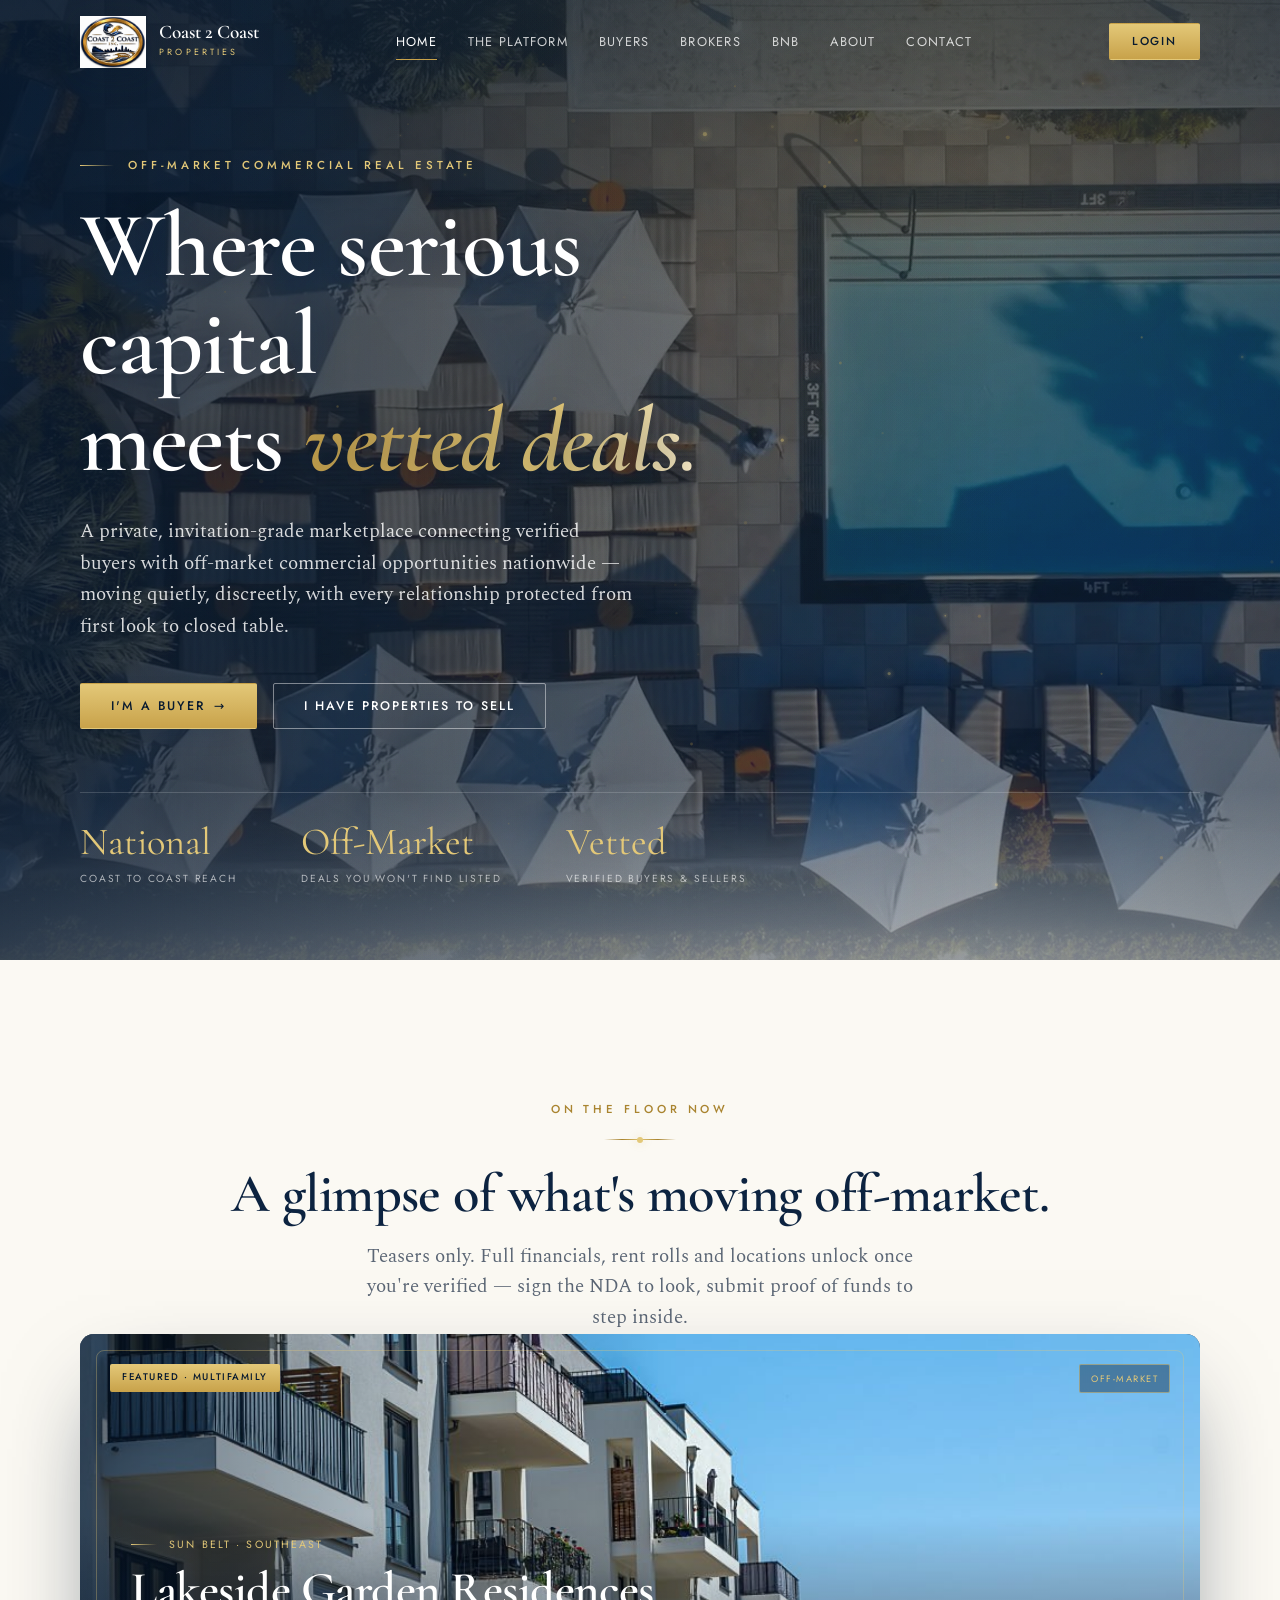
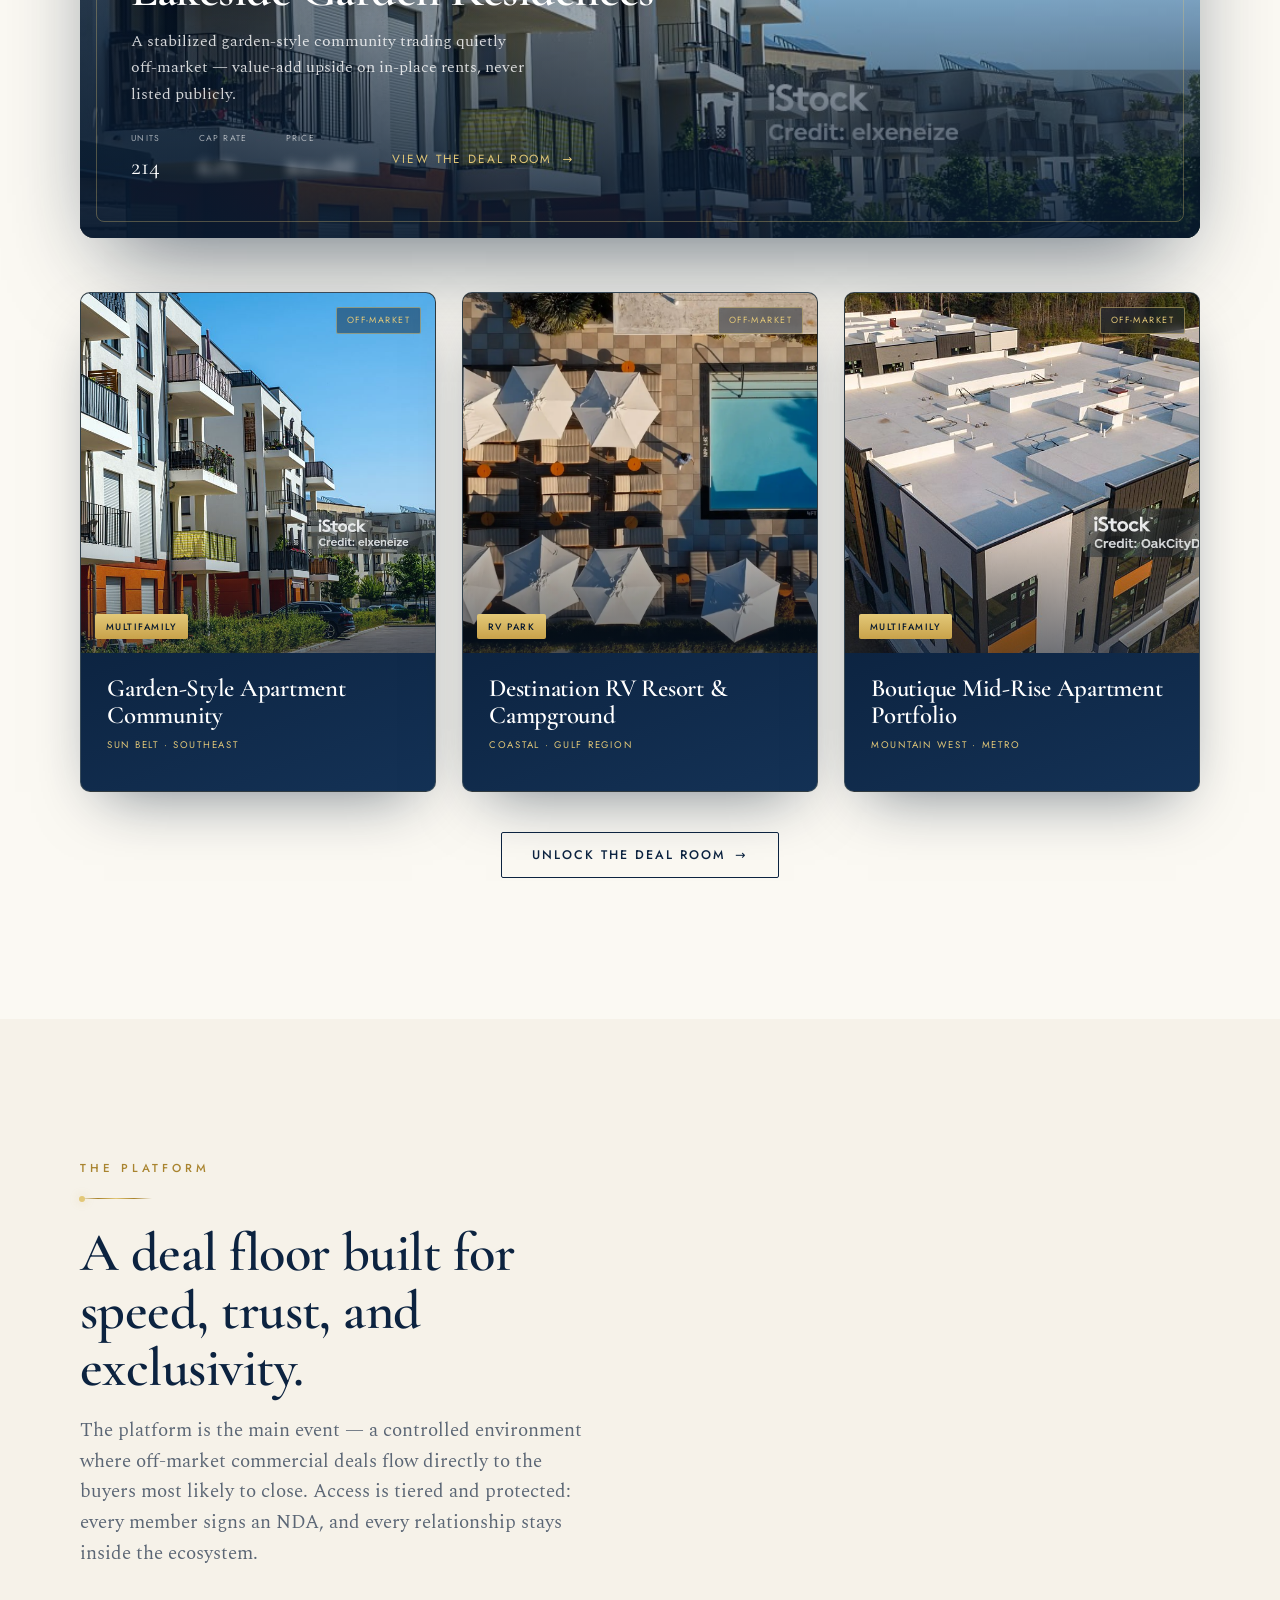
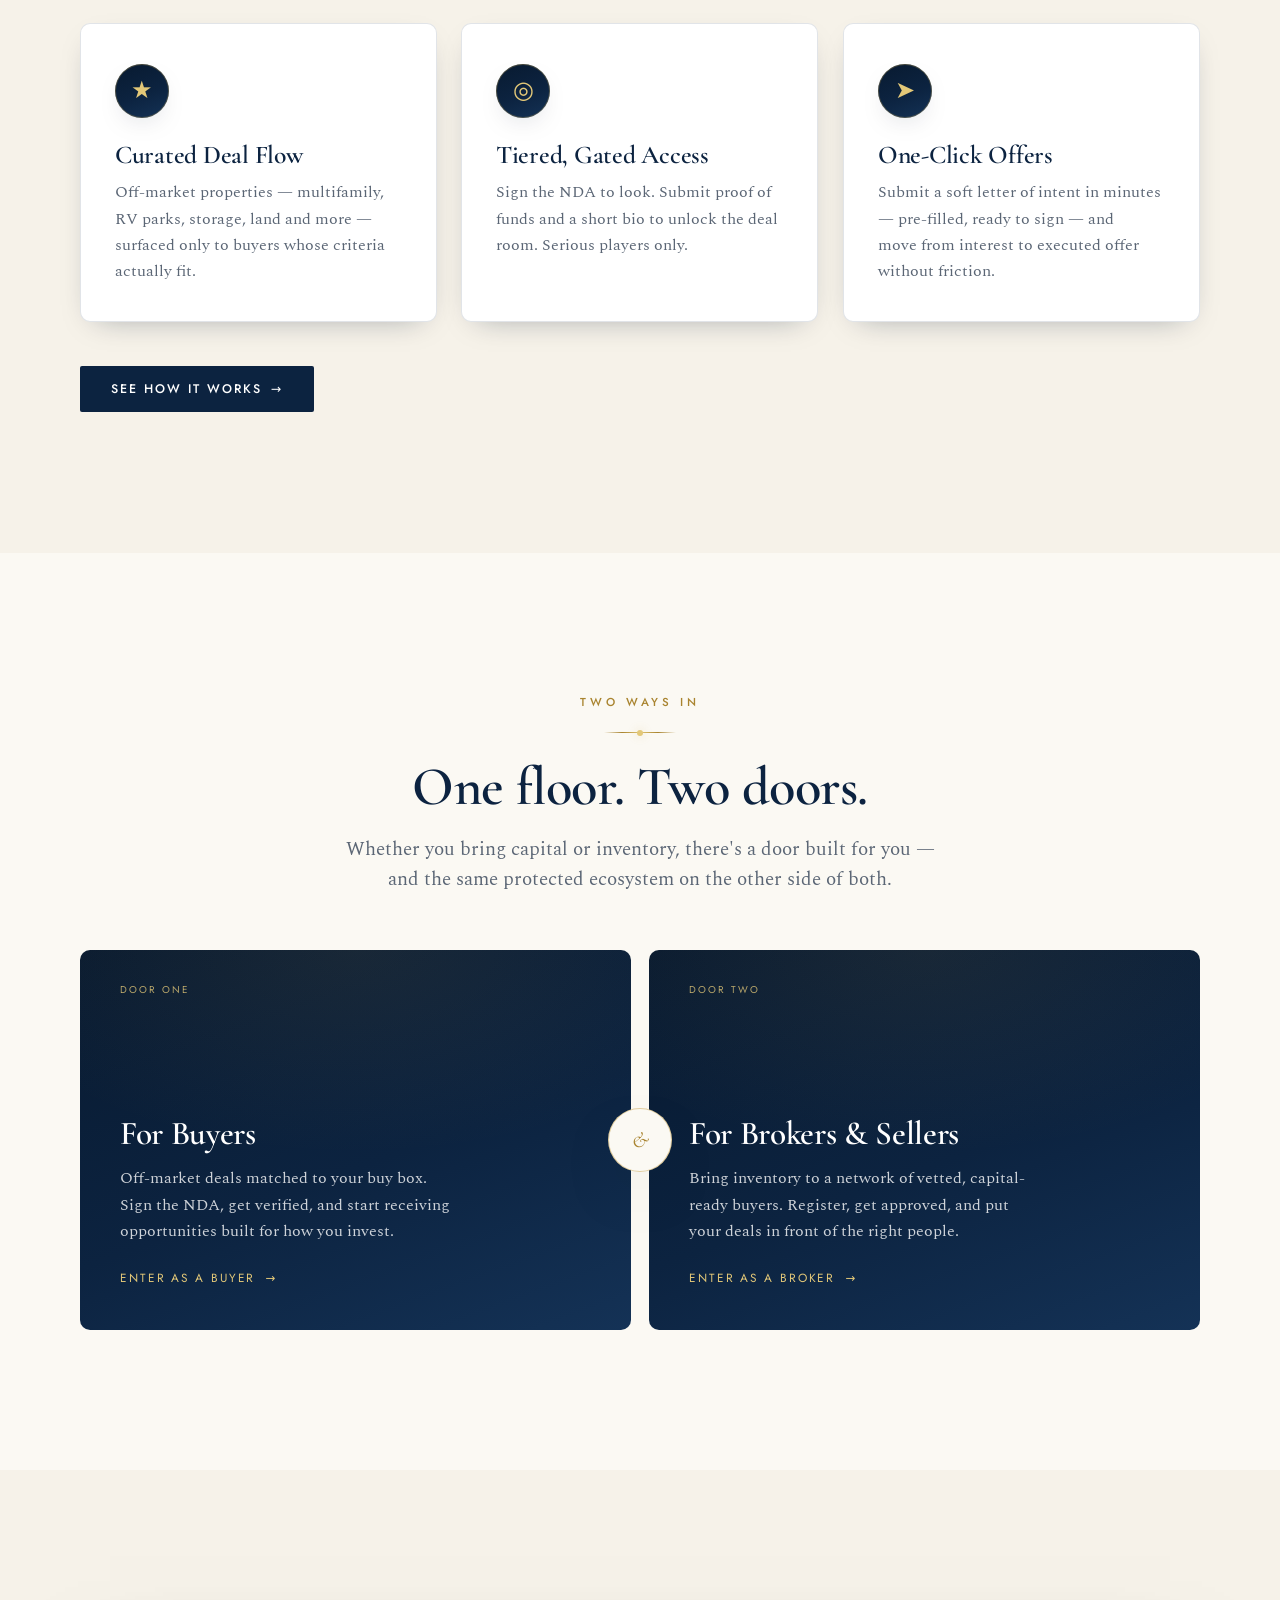
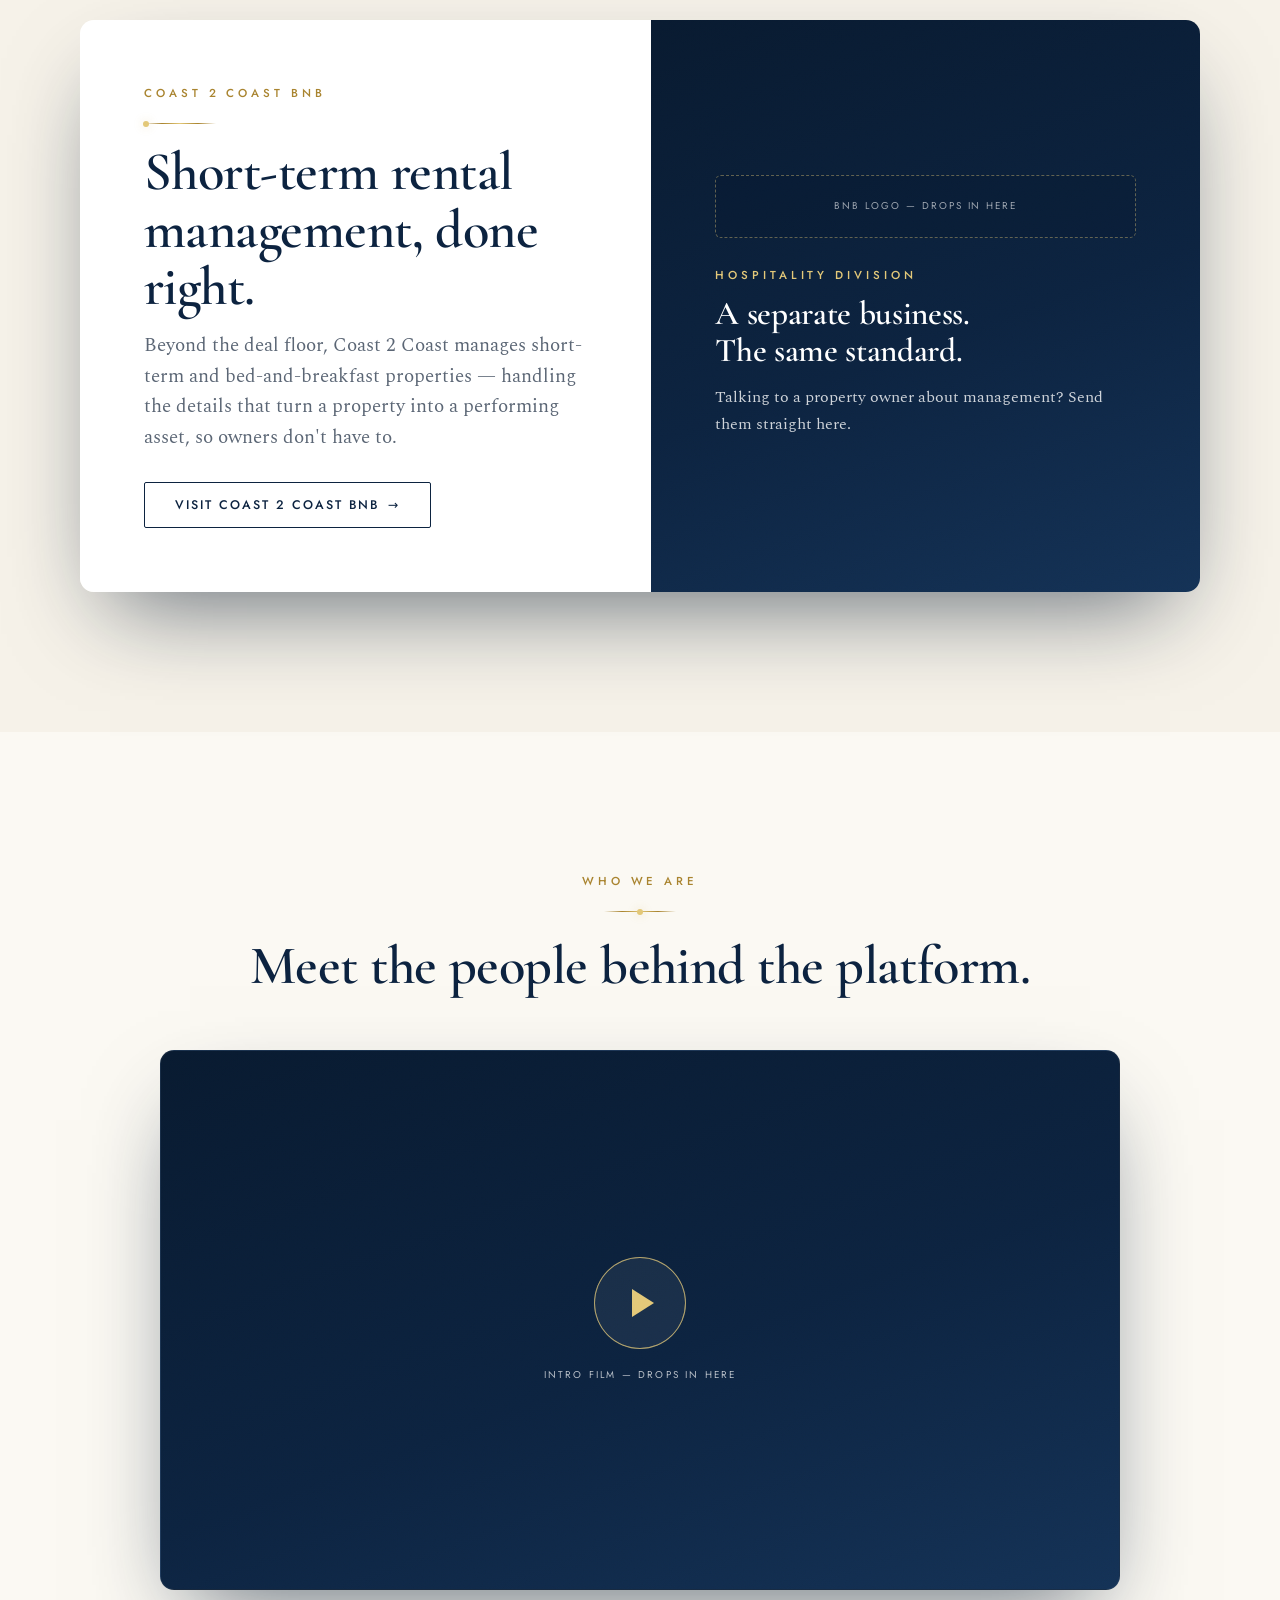
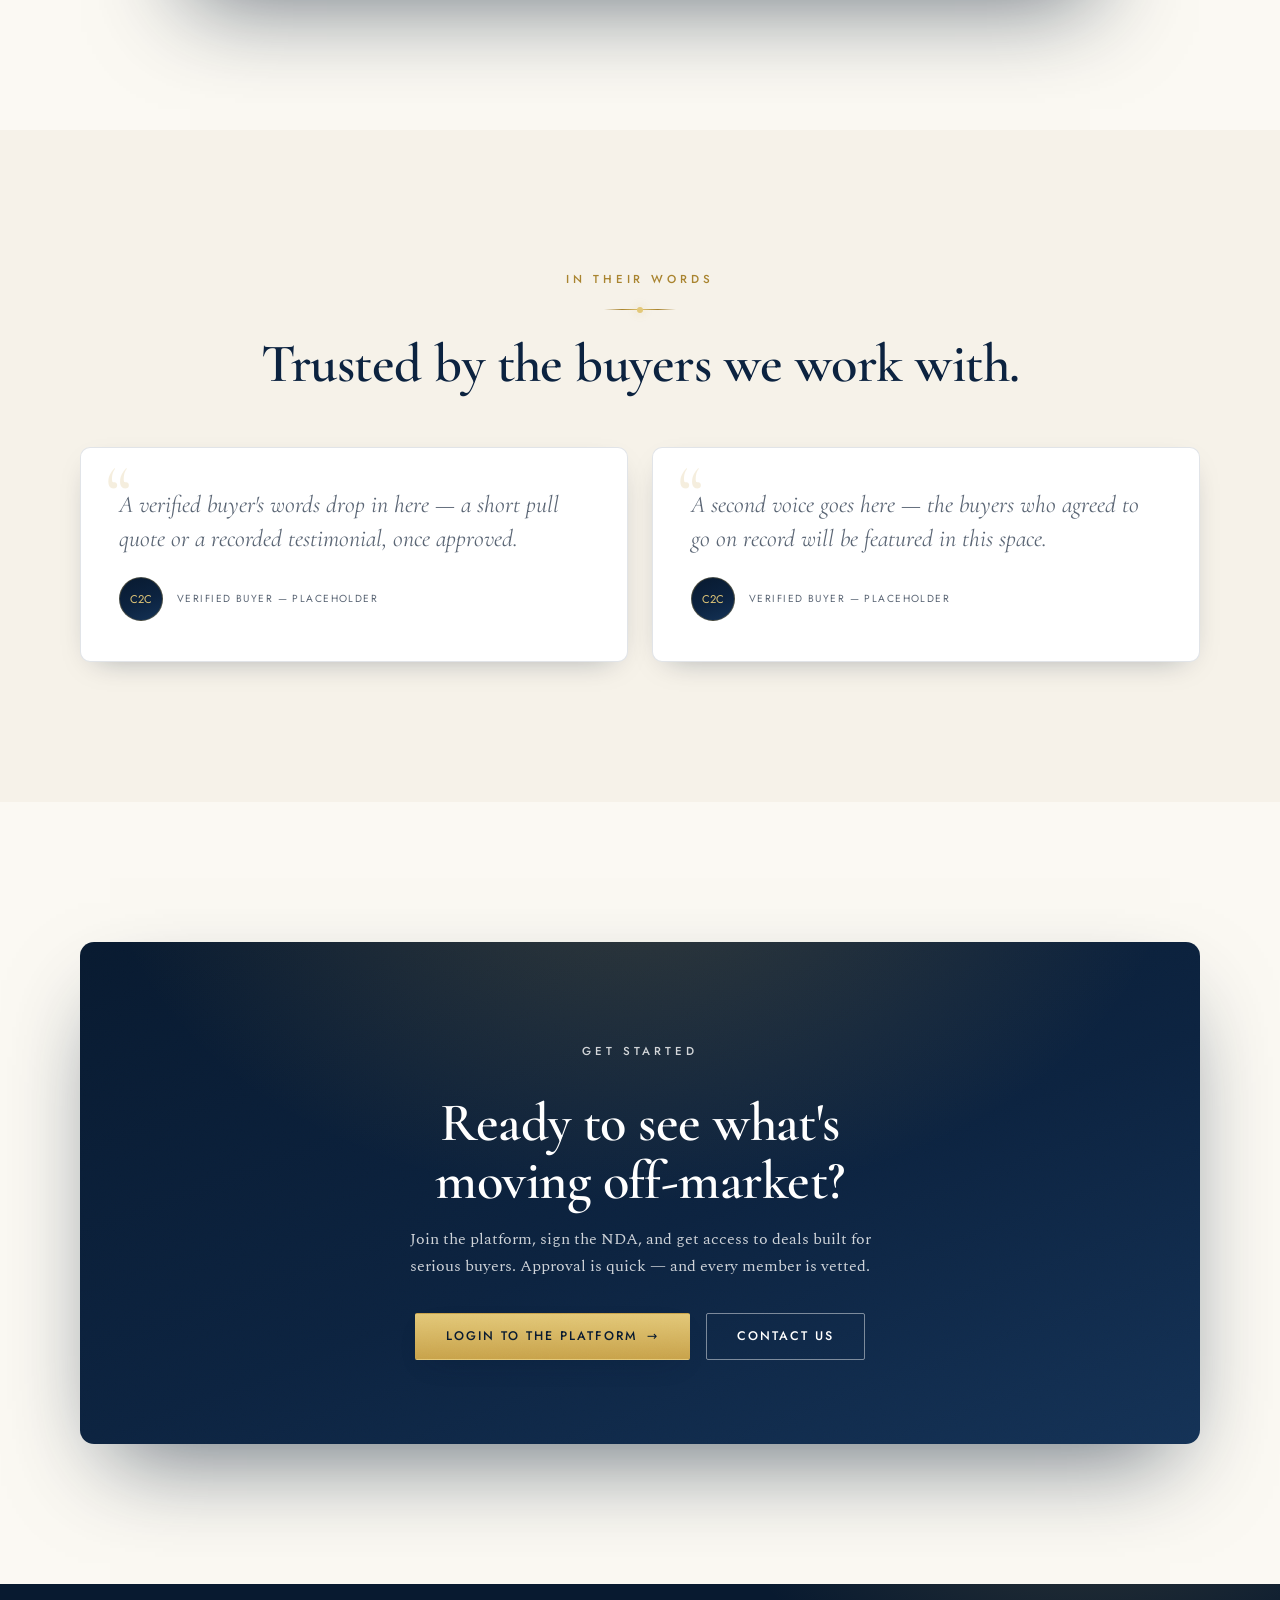
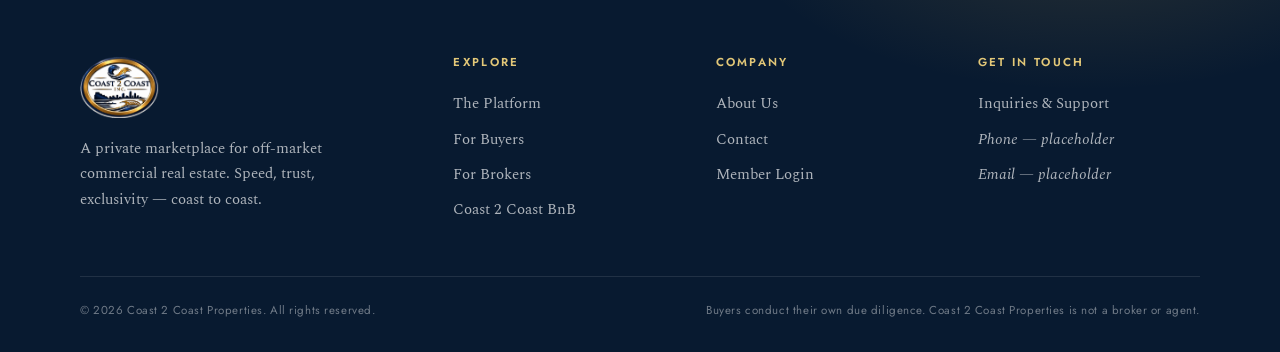
<file: index.html>
<!DOCTYPE html>
<html lang="en">
<head>
<meta charset="UTF-8">
<meta name="viewport" content="width=device-width, initial-scale=1.0">
<title>Coast 2 Coast Properties — Off-Market Commercial Real Estate</title>
<meta name="description" content="A private, invitation-grade marketplace for off-market commercial real estate. Verified buyers, vetted deals, coast to coast.">
<script>document.documentElement.className+=' js';</script>
<link rel="preconnect" href="https://fonts.googleapis.com">
<link rel="preconnect" href="https://fonts.gstatic.com" crossorigin>
<link href="https://fonts.googleapis.com/css2?family=Cormorant+Garamond:ital,wght@0,500;0,600;0,700;1,500;1,600&family=Spectral:ital,wght@0,400;0,500;0,600;1,400&family=Jost:wght@400;500;600&display=swap" rel="stylesheet">
<link rel="stylesheet" href="css/base.css">
<link rel="stylesheet" href="css/home.css">
<link rel="icon" href="assets/img/logo.png">
</head>
<body>

<!-- ============ HEADER ============ -->
<header class="header" id="header">
  <div class="header__in">
    <a class="brand" href="index.html" aria-label="Coast 2 Coast Properties — home">
      <img src="assets/img/logo.png" alt="">
      <span><span class="brand__name">Coast 2 Coast</span><span class="brand__sub">Properties</span></span>
    </a>
    <nav class="nav" id="nav" aria-label="Primary">
      <a href="index.html" class="active">Home</a>
      <a href="platform.html">The Platform</a>
      <a href="buyers.html">Buyers</a>
      <a href="brokers.html">Brokers</a>
      <a href="bnb.html">BnB</a>
      <a href="about.html">About</a>
      <a href="contact.html">Contact</a>
    </nav>
    <div class="nav-cta">
      <a href="https://coast2coast.thedealfloor.com" class="btn btn-gold btn-sm">Login</a>
      <button class="burger" id="burger" aria-label="Menu" aria-expanded="false"><span></span><span></span><span></span></button>
    </div>
  </div>
</header>

<!-- ============ HERO ============ -->
<section class="hero grain" id="hero">
  <!-- Drop a hero photo or <video> inside .hero__media (add class "kenburns" for slow zoom) -->
  <div class="hero__media kenburns" id="hero-media"><img src="assets/img/hero-resort.jpg" alt=""></div>
  <canvas id="floor-canvas" aria-hidden="true"></canvas>
  <div class="hero__scrim"></div>

  <div class="hero__in">
    <p class="hero__eyebrow eyebrow eyebrow--light reveal" style="--d:60ms"><span class="tick"></span>Off-Market Commercial Real Estate</p>
    <h1 class="reveal" style="--d:140ms">Where serious capital<br>meets <span class="accent">vetted deals.</span></h1>
    <p class="hero__lede reveal" style="--d:260ms">A private, invitation-grade marketplace connecting verified buyers with off-market commercial opportunities nationwide — moving quietly, discreetly, with every relationship protected from first look to closed table.</p>
    <div class="hero__cta reveal" style="--d:380ms">
      <a href="buyers.html" class="btn btn-gold">I'm a Buyer <span class="ar" aria-hidden="true">→</span></a>
      <a href="brokers.html" class="btn btn-ghost">I Have Properties to Sell</a>
    </div>
    <div class="hero__meta reveal" style="--d:500ms">
      <div class="stat"><div class="n">National</div><div class="l">Coast to Coast Reach</div></div>
      <div class="stat"><div class="n">Off-Market</div><div class="l">Deals You Won't Find Listed</div></div>
      <div class="stat"><div class="n">Vetted</div><div class="l">Verified Buyers &amp; Sellers</div></div>
    </div>
  </div>


</section>

<!-- ============ FEATURED DEALS ============ -->
<section class="section" id="deals">
  <div class="wrap">
    <div class="kicker center reveal">
      <p class="eyebrow">On the Floor Now</p>
      <span class="rule rule--center"></span>
      <h2>A glimpse of what's moving off-market.</h2>
      <p class="lede head--center">Teasers only. Full financials, rent rolls and locations unlock once you're verified — sign the NDA to look, submit proof of funds to step inside.</p>
    </div>

    <a class="spotlight reveal" href="https://coast2coast.thedealfloor.com" aria-label="Featured off-market asset — Lakeside Garden Residences">
      <img src="assets/img/deal-garden.jpg" alt="Lakeside Garden Residences — garden-style multifamily community">
      <div class="spotlight__scrim"></div>
      <span class="spotlight__tag">Featured · Multifamily</span>
      <span class="spotlight__off">Off-Market</span>
      <div class="spotlight__frame"></div>
      <div class="spotlight__body">
        <p class="spotlight__loc"><span class="tick"></span>Sun Belt &middot; Southeast</p>
        <h3>Lakeside Garden Residences</h3>
        <p class="spotlight__desc">A stabilized garden-style community trading quietly off-market — value-add upside on in-place rents, never listed publicly.</p>
        <div class="spotlight__row">
          <div class="spotlight__stat"><div class="k">Units</div><div class="v">214</div></div>
          <div class="spotlight__stat"><div class="k">Cap Rate</div><div class="v lock">6.1%</div></div>
          <div class="spotlight__stat"><div class="k">Price</div><div class="v lock">$00.0M</div></div>
          <span class="spotlight__cta">View the Deal Room <span class="ar" aria-hidden="true">&rarr;</span></span>
        </div>
      </div>
    </a>

    <div class="deals">
      <!-- DEAL 1 -->
      <article class="deal reveal" style="--d:80ms">
        <div class="deal__media">
          <!-- Swap this <img> for your own photo; everything else stays. -->
          <img src="assets/img/deal-garden.jpg" alt="Garden-style multifamily community">
          <span class="deal__off">Off-Market</span>
          <span class="deal__tag">Multifamily</span>
        </div>
        <div class="deal__body">
          <h3 class="deal__title">Garden-Style Apartment Community</h3>
          <p class="deal__loc">Sun Belt &middot; Southeast</p>
          <div class="deal__more">
            <p class="deal__desc">Durable in-place cash flow with clear value-add upside, traded quietly before it ever reaches the open market.</p>
            <div class="deal__stats">
              <div><div class="k">Units</div><div class="v">180</div></div>
              <div><div class="k">Cap Rate</div><div class="v lock">6.4%</div></div>
              <div><div class="k">Price</div><div class="v lock">$00.0M</div></div>
            </div>
            <a class="deal__btn" href="https://coast2coast.thedealfloor.com">Unlock This Deal <span class="ar" aria-hidden="true">&rarr;</span></a>
          </div>
        </div>
      </article>

      <!-- DEAL 2 -->
      <article class="deal reveal" style="--d:200ms">
        <div class="deal__media">
          <img src="assets/img/hero-resort.jpg" alt="Destination resort and campground, aerial view">
          <span class="deal__off">Off-Market</span>
          <span class="deal__tag">RV Park</span>
        </div>
        <div class="deal__body">
          <h3 class="deal__title">Destination RV Resort &amp; Campground</h3>
          <p class="deal__loc">Coastal &middot; Gulf Region</p>
          <div class="deal__more">
            <p class="deal__desc">Strong seasonal occupancy and amenity-driven rate growth, in a sector with limited institutional competition.</p>
            <div class="deal__stats">
              <div><div class="k">Pads</div><div class="v">240</div></div>
              <div><div class="k">Occupancy</div><div class="v lock">00%</div></div>
              <div><div class="k">Price</div><div class="v lock">$00.0M</div></div>
            </div>
            <a class="deal__btn" href="https://coast2coast.thedealfloor.com">Unlock This Deal <span class="ar" aria-hidden="true">&rarr;</span></a>
          </div>
        </div>
      </article>

      <!-- DEAL 3 -->
      <article class="deal reveal" style="--d:320ms">
        <div class="deal__media">
          <img src="assets/img/deal-midrise.jpg" alt="Boutique mid-rise apartment community, aerial view">
          <span class="deal__off">Off-Market</span>
          <span class="deal__tag">Multifamily</span>
        </div>
        <div class="deal__body">
          <h3 class="deal__title">Boutique Mid-Rise Apartment Portfolio</h3>
          <p class="deal__loc">Mountain West &middot; Metro</p>
          <div class="deal__more">
            <p class="deal__desc">Newer construction and premium finishes in a supply-constrained metro, with rent momentum off the public market.</p>
            <div class="deal__stats">
              <div><div class="k">Units</div><div class="v">96</div></div>
              <div><div class="k">Cap Rate</div><div class="v lock">5.8%</div></div>
              <div><div class="k">Price</div><div class="v lock">$00.0M</div></div>
            </div>
            <a class="deal__btn" href="https://coast2coast.thedealfloor.com">Unlock This Deal <span class="ar" aria-hidden="true">&rarr;</span></a>
          </div>
        </div>
      </article>
    </div>

    <div class="deals__note reveal">
      <a href="https://coast2coast.thedealfloor.com" class="btn btn-outline">Unlock the Deal Room <span class="ar" aria-hidden="true">→</span></a>
    </div>
  </div>
</section>

<!-- ============ PLATFORM OVERVIEW ============ -->
<section class="section section--tint" id="platform">
  <div class="wrap">
    <div class="kicker reveal" style="max-width:64ch">
      <p class="eyebrow">The Platform</p>
      <span class="rule"></span>
      <h2>A deal floor built for speed, trust, and exclusivity.</h2>
      <p class="lede">The platform is the main event — a controlled environment where off-market commercial deals flow directly to the buyers most likely to close. Access is tiered and protected: every member signs an NDA, and every relationship stays inside the ecosystem.</p>
    </div>

    <div class="features">
      <article class="feature reveal" style="--d:80ms">
        <div class="medallion">&#9733;</div>
        <h3>Curated Deal Flow</h3>
        <p>Off-market properties — multifamily, RV parks, storage, land and more — surfaced only to buyers whose criteria actually fit.</p>
      </article>
      <article class="feature reveal" style="--d:200ms">
        <div class="medallion">&#9678;</div>
        <h3>Tiered, Gated Access</h3>
        <p>Sign the NDA to look. Submit proof of funds and a short bio to unlock the deal room. Serious players only.</p>
      </article>
      <article class="feature reveal" style="--d:320ms">
        <div class="medallion">&#10148;</div>
        <h3>One-Click Offers</h3>
        <p>Submit a soft letter of intent in minutes — pre-filled, ready to sign — and move from interest to executed offer without friction.</p>
      </article>
    </div>

    <div class="reveal" style="margin-top:44px">
      <a href="platform.html" class="btn btn-navy">See How It Works <span class="ar" aria-hidden="true">→</span></a>
    </div>
  </div>
</section>

<!-- ============ TWO DOORS ============ -->
<section class="section" id="doors">
  <div class="wrap">
    <div class="kicker center reveal">
      <p class="eyebrow">Two Ways In</p>
      <span class="rule rule--center"></span>
      <h2>One floor. Two doors.</h2>
      <p class="lede head--center">Whether you bring capital or inventory, there's a door built for you — and the same protected ecosystem on the other side of both.</p>
    </div>

    <div class="doors reveal">
      <a class="door" href="buyers.html">
        <span class="door__num">Door One</span>
        <h3>For Buyers</h3>
        <p>Off-market deals matched to your buy box. Sign the NDA, get verified, and start receiving opportunities built for how you invest.</p>
        <span class="go">Enter as a Buyer <span class="ar" aria-hidden="true">→</span></span>
      </a>
      <span class="doors__fork" aria-hidden="true">&amp;</span>
      <a class="door" href="brokers.html">
        <span class="door__num">Door Two</span>
        <h3>For Brokers &amp; Sellers</h3>
        <p>Bring inventory to a network of vetted, capital-ready buyers. Register, get approved, and put your deals in front of the right people.</p>
        <span class="go">Enter as a Broker <span class="ar" aria-hidden="true">→</span></span>
      </a>
    </div>
  </div>
</section>

<!-- ============ BnB BAND ============ -->
<section class="section section--tint" id="bnb">
  <div class="wrap">
    <div class="bnb reveal">
      <div class="bnb__copy">
        <p class="eyebrow">Coast 2 Coast BnB</p>
        <span class="rule"></span>
        <h2>Short-term rental management, done right.</h2>
        <p class="lede" style="margin-top:14px">Beyond the deal floor, Coast 2 Coast manages short-term and bed-and-breakfast properties — handling the details that turn a property into a performing asset, so owners don't have to.</p>
        <div style="margin-top:28px"><a href="bnb.html" class="btn btn-outline">Visit Coast 2 Coast BnB <span class="ar" aria-hidden="true">→</span></a></div>
      </div>
      <div class="bnb__visual grain">
        <div class="logo-ph">BnB Logo &mdash; drops in here</div>
        <p class="eyebrow eyebrow--light">Hospitality Division</p>
        <h3 style="margin-top:10px">A separate business.<br>The same standard.</h3>
        <p style="color:rgba(255,255,255,.8);margin-top:14px">Talking to a property owner about management? Send them straight here.</p>
      </div>
    </div>
  </div>
</section>

<!-- ============ INTRO VIDEO ============ -->
<section class="section" id="film">
  <div class="wrap">
    <div class="kicker center reveal">
      <p class="eyebrow">Who We Are</p>
      <span class="rule rule--center"></span>
      <h2>Meet the people behind the platform.</h2>
    </div>
    <!-- Replace .video__ph with a <video> / embed when the film is ready -->
    <div class="video grain reveal">
      <div class="video__ph">
        <button class="play" aria-label="Play intro film (coming soon)"><span class="tri"></span></button>
        <span class="label">Intro Film &mdash; Drops In Here</span>
      </div>
    </div>
  </div>
</section>

<!-- ============ TESTIMONIALS ============ -->
<section class="section section--tint" id="voices">
  <div class="wrap">
    <div class="kicker center reveal">
      <p class="eyebrow">In Their Words</p>
      <span class="rule rule--center"></span>
      <h2>Trusted by the buyers we work with.</h2>
    </div>
    <div class="quotes">
      <figure class="quote quote--ph reveal" style="--d:80ms">
        <p>A verified buyer's words drop in here — a short pull quote or a recorded testimonial, once approved.</p>
        <figcaption class="who"><span class="av">C2C</span><span class="meta">Verified Buyer &mdash; placeholder</span></figcaption>
      </figure>
      <figure class="quote quote--ph reveal" style="--d:200ms">
        <p>A second voice goes here — the buyers who agreed to go on record will be featured in this space.</p>
        <figcaption class="who"><span class="av">C2C</span><span class="meta">Verified Buyer &mdash; placeholder</span></figcaption>
      </figure>
    </div>
  </div>
</section>

<!-- ============ CTA ============ -->
<section class="section" id="cta">
  <div class="wrap">
    <div class="cta grain reveal">
      <div class="cta__halo"></div>
      <div class="cta__in">
        <p class="eyebrow eyebrow--light" style="justify-content:center;display:flex">Get Started</p>
        <h2 style="margin-top:12px">Ready to see what's moving off-market?</h2>
        <p>Join the platform, sign the NDA, and get access to deals built for serious buyers. Approval is quick — and every member is vetted.</p>
        <div class="cta__cta">
          <a href="https://coast2coast.thedealfloor.com" class="btn btn-gold">Login to the Platform <span class="ar" aria-hidden="true">→</span></a>
          <a href="contact.html" class="btn btn-ghost">Contact Us</a>
        </div>
      </div>
    </div>
  </div>
</section>

<!-- ============ FOOTER ============ -->
<footer class="footer">
  <div class="wrap footer__in">
    <div class="footer__cols">
      <div>
        <img src="assets/img/logo_transparent.png" alt="Coast 2 Coast Properties">
        <p style="max-width:34ch;font-size:.96rem">A private marketplace for off-market commercial real estate. Speed, trust, exclusivity — coast to coast.</p>
      </div>
      <div>
        <h4>Explore</h4>
        <a href="platform.html">The Platform</a>
        <a href="buyers.html">For Buyers</a>
        <a href="brokers.html">For Brokers</a>
        <a href="bnb.html">Coast 2 Coast BnB</a>
      </div>
      <div>
        <h4>Company</h4>
        <a href="about.html">About Us</a>
        <a href="contact.html">Contact</a>
        <a href="https://coast2coast.thedealfloor.com">Member Login</a>
      </div>
      <div>
        <h4>Get In Touch</h4>
        <a href="contact.html">Inquiries &amp; Support</a>
        <a href="#"><em>Phone &mdash; placeholder</em></a>
        <a href="#"><em>Email &mdash; placeholder</em></a>
      </div>
    </div>
    <div class="footer__fine">
      <span>&copy; 2026 Coast 2 Coast Properties. All rights reserved.</span>
      <span>Buyers conduct their own due diligence. Coast 2 Coast Properties is not a broker or agent.</span>
    </div>
  </div>
</footer>

<script src="js/deal-floor.js" defer></script>
<script src="js/main.js" defer></script>
</body>
</html>
</file>
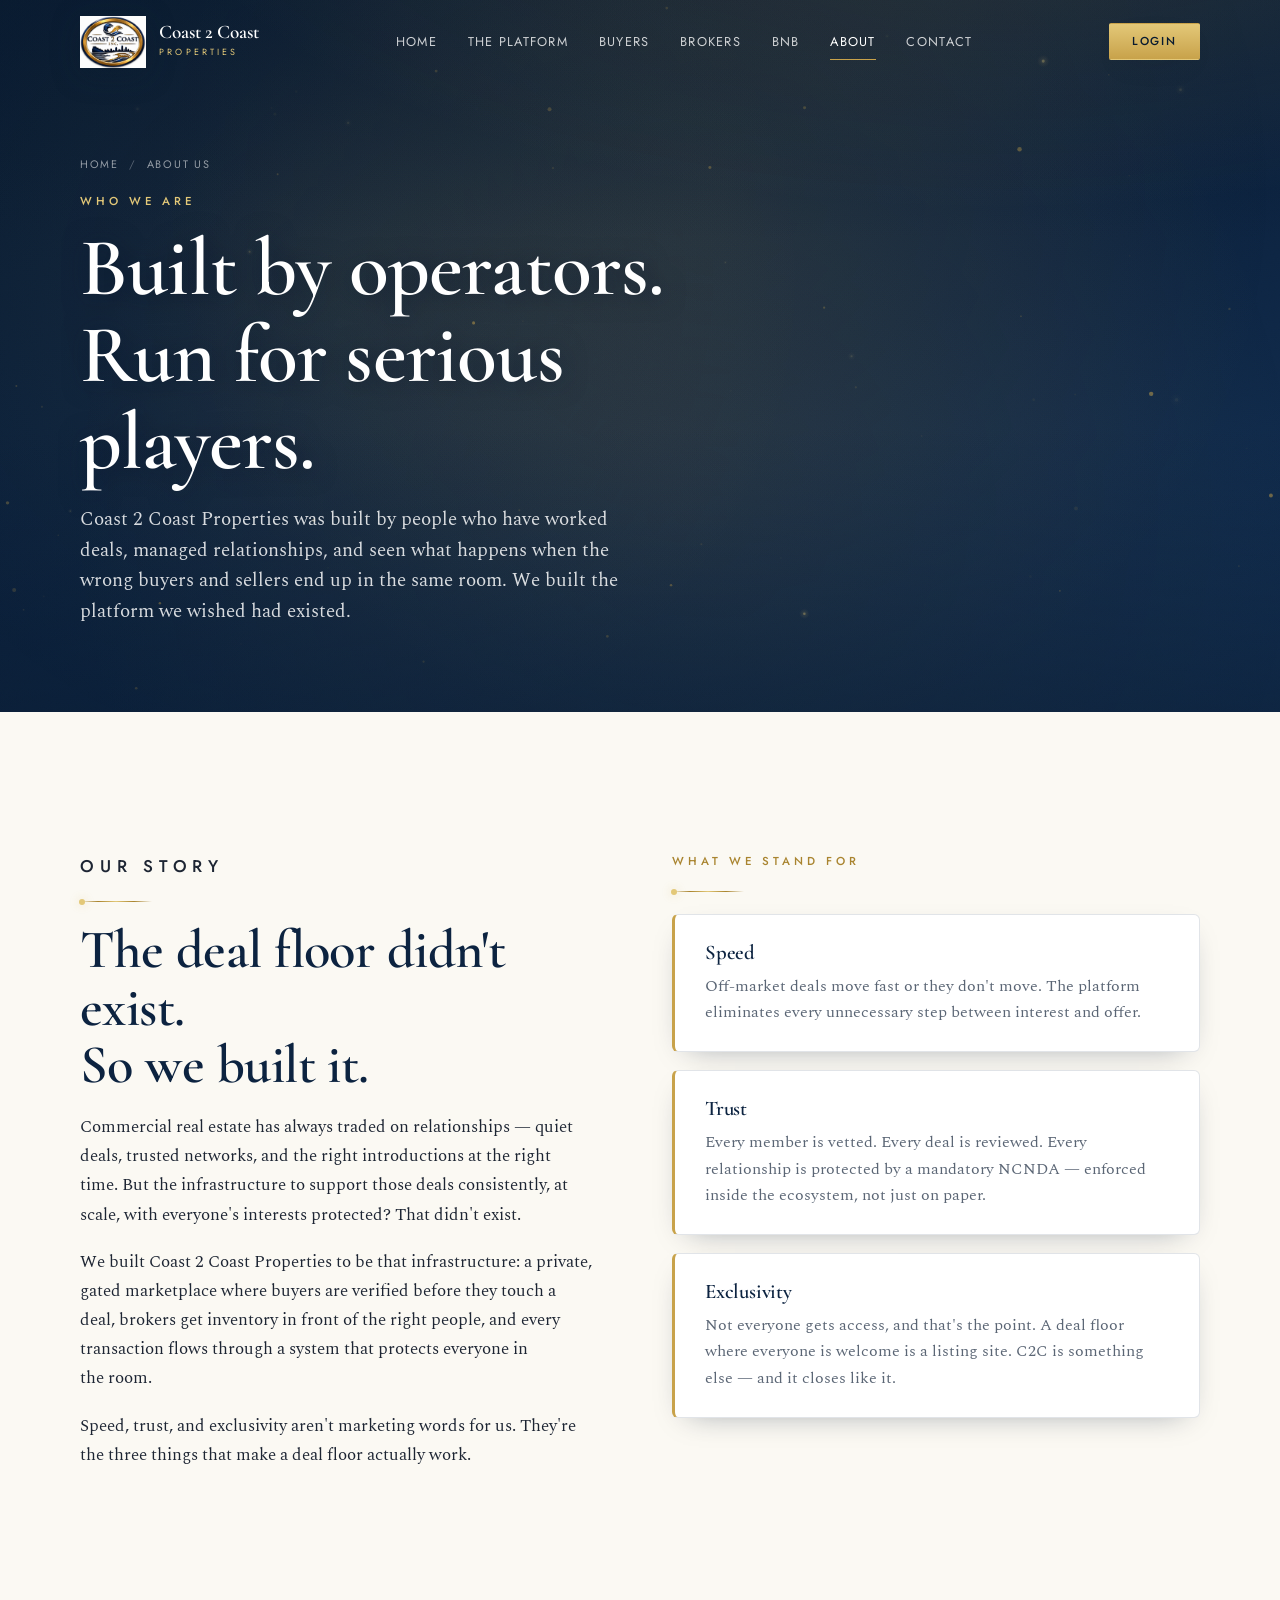
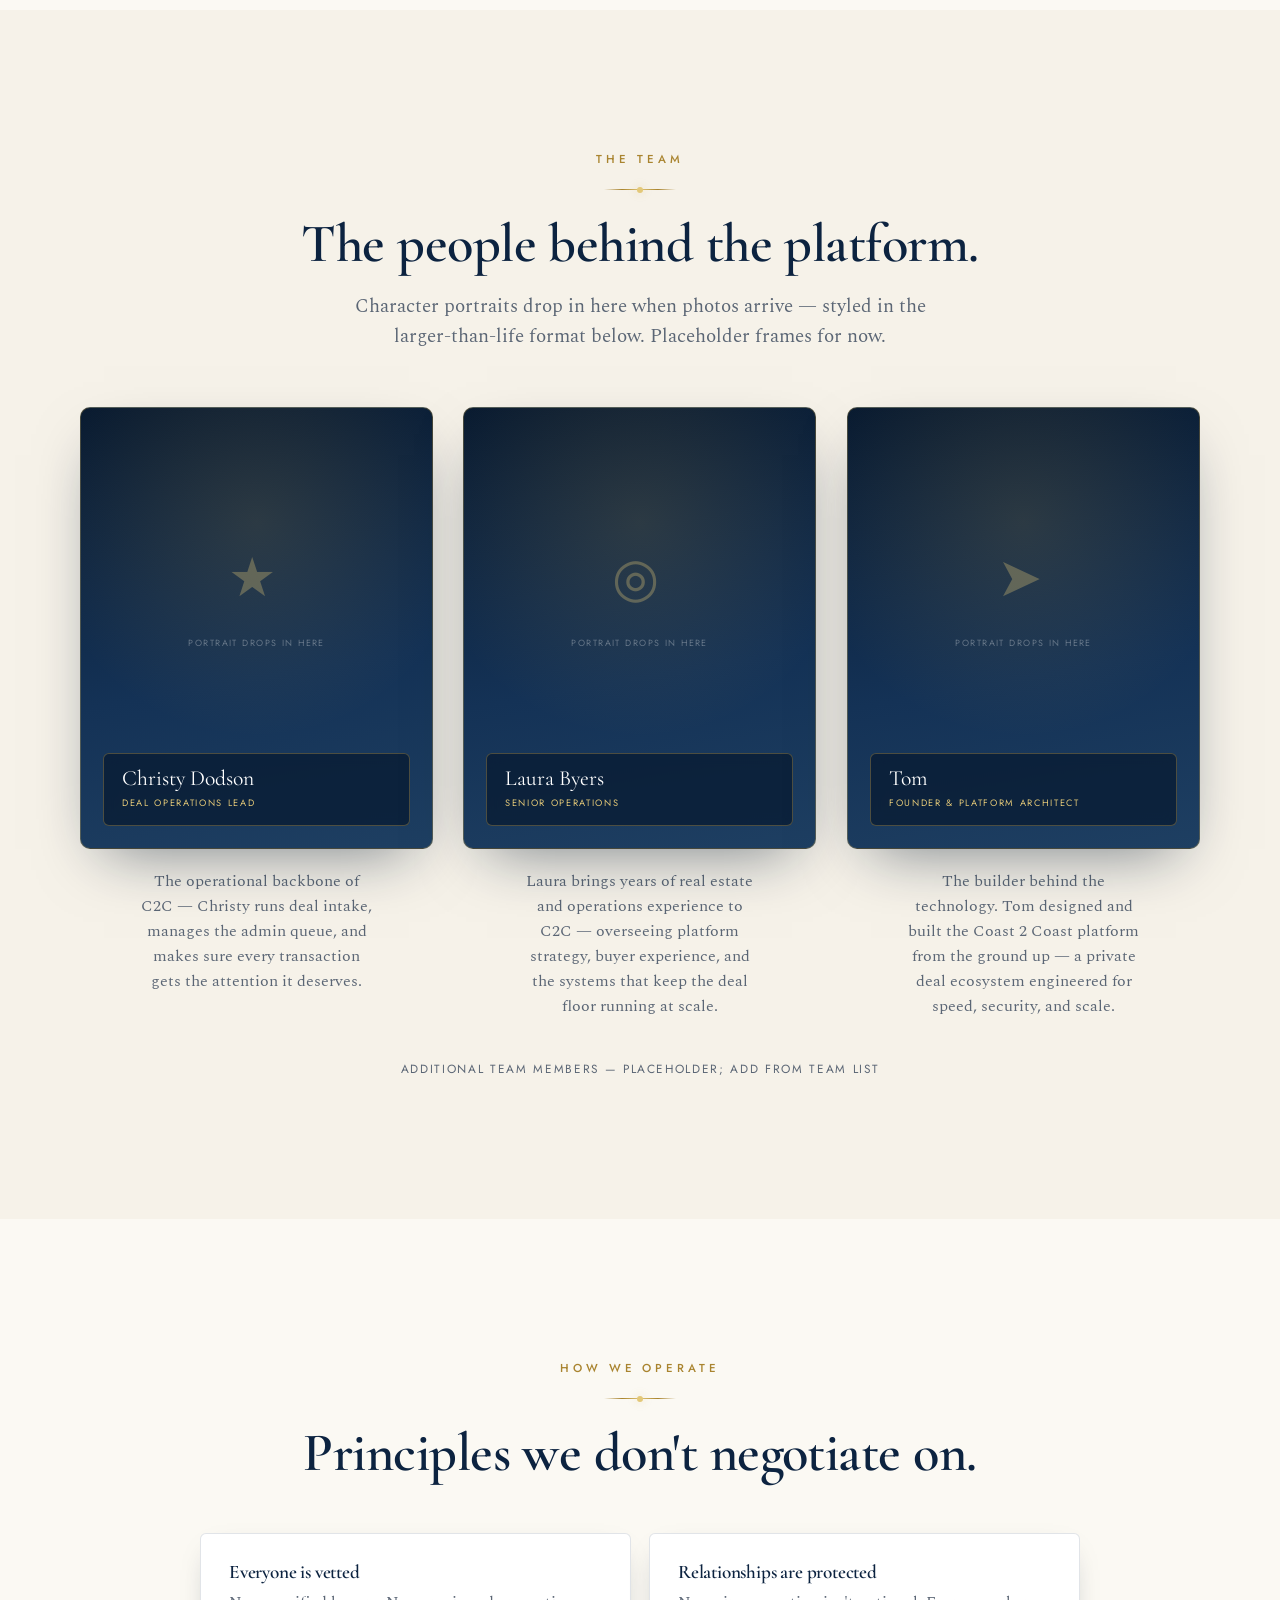
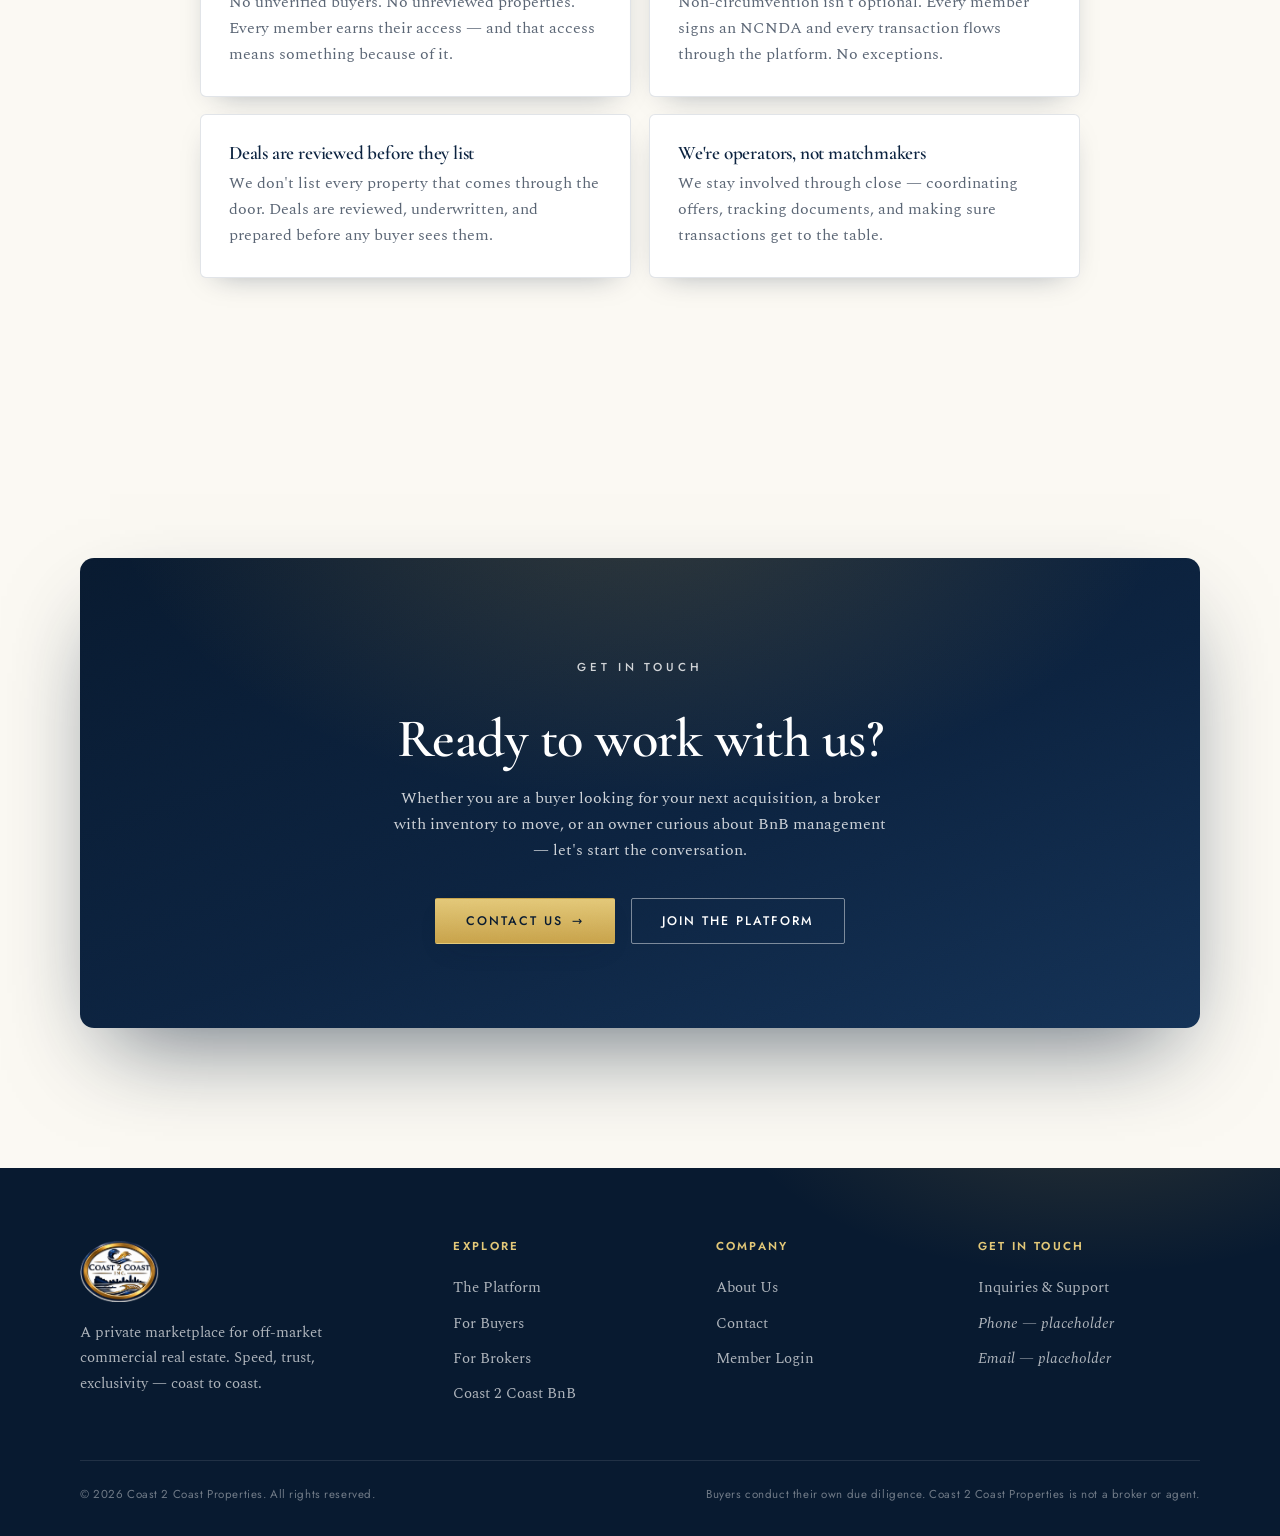
<file: about.html>
<!DOCTYPE html>
<html lang="en">
<head>
<meta charset="UTF-8">
<meta name="viewport" content="width=device-width, initial-scale=1.0">
<title>About Us — Coast 2 Coast Properties</title>
<meta name="description" content="Built by operators who have worked deals and managed relationships. We built the private deal ecosystem we wished had existed.">
<script>document.documentElement.className+=' js';</script>
<link rel="preconnect" href="https://fonts.googleapis.com">
<link rel="preconnect" href="https://fonts.gstatic.com" crossorigin>
<link href="https://fonts.googleapis.com/css2?family=Cormorant+Garamond:ital,wght@0,500;0,600;0,700;1,500;1,600&family=Spectral:ital,wght@0,400;0,500;0,600;1,400&family=Jost:wght@400;500;600&display=swap" rel="stylesheet">
<link rel="stylesheet" href="css/base.css">
<link rel="stylesheet" href="css/home.css">
<link rel="stylesheet" href="css/pages.css">
<link rel="icon" href="assets/img/logo.png">
</head>
<body>
<header class="header" id="header">
  <div class="header__in">
    <a class="brand" href="index.html" aria-label="Coast 2 Coast Properties — home">
      <img src="assets/img/logo.png" alt="">
      <span><span class="brand__name">Coast 2 Coast</span><span class="brand__sub">Properties</span></span>
    </a>
    <nav class="nav" id="nav" aria-label="Primary">
      <a href="index.html">Home</a>
      <a href="platform.html">The Platform</a>
      <a href="buyers.html">Buyers</a>
      <a href="brokers.html">Brokers</a>
      <a href="bnb.html">BnB</a>
      <a href="about.html" class="active">About</a>
      <a href="contact.html">Contact</a>
    </nav>
    <div class="nav-cta">
      <a href="https://coast2coast.thedealfloor.com" class="btn btn-gold btn-sm">Login</a>
      <button class="burger" id="burger" aria-label="Menu" aria-expanded="false"><span></span><span></span><span></span></button>
    </div>
  </div>
</header>
<section class="page-hero grain">
  <canvas id="floor-canvas" aria-hidden="true"></canvas>
  <div class="page-hero__scrim"></div>
  <div class="wrap">
    <p class="breadcrumb"><a href="index.html">Home</a><span class="sep">/</span>About Us</p>
    <p class="eyebrow eyebrow--light reveal" style="margin-top:18px">Who We Are</p>
    <h1 class="reveal" style="--d:120ms">Built by operators.<br>Run for serious players.</h1>
    <p class="lede reveal" style="--d:240ms">Coast 2 Coast Properties was built by people who have worked deals, managed relationships, and seen what happens when the wrong buyers and sellers end up in the same room. We built the platform we wished had existed.</p>
  </div>
</section>
<section class="section">
  <div class="wrap">
    <div class="cols2 top">
      <div class="prose reveal">
        <p class="eyebrow">Our Story</p>
        <span class="rule"></span>
        <h2 style="margin:6px 0 18px">The deal floor didn't exist.<br>So we built it.</h2>
        <p>Commercial real estate has always traded on relationships — quiet deals, trusted networks, and the right introductions at the right time. But the infrastructure to support those deals consistently, at scale, with everyone's interests protected? That didn't exist.</p>
        <p>We built Coast 2 Coast Properties to be that infrastructure: a private, gated marketplace where buyers are verified before they touch a deal, brokers get inventory in front of the right people, and every transaction flows through a system that protects everyone in the room.</p>
        <p>Speed, trust, and exclusivity aren't marketing words for us. They're the three things that make a deal floor actually work.</p>
      </div>
      <div class="reveal" style="--d:120ms">
        <p class="eyebrow">What We Stand For</p>
        <span class="rule"></span>
        <div class="vstack" style="margin-top:22px">
          <div class="vcard"><h3>Speed</h3><p>Off-market deals move fast or they don't move. The platform eliminates every unnecessary step between interest and offer.</p></div>
          <div class="vcard"><h3>Trust</h3><p>Every member is vetted. Every deal is reviewed. Every relationship is protected by a mandatory NCNDA — enforced inside the ecosystem, not just on paper.</p></div>
          <div class="vcard"><h3>Exclusivity</h3><p>Not everyone gets access, and that's the point. A deal floor where everyone is welcome is a listing site. C2C is something else — and it closes like it.</p></div>
        </div>
      </div>
    </div>
  </div>
</section>
<section class="section section--tint">
  <div class="wrap">
    <div class="kicker center reveal">
      <p class="eyebrow">The Team</p>
      <span class="rule rule--center"></span>
      <h2>The people behind the platform.</h2>
      <p class="lede head--center">Character portraits drop in here when photos arrive — styled in the larger-than-life format below. Placeholder frames for now.</p>
    </div><div class="team">
      <div class="member reveal" style="--d:80ms"><div class="member__frame"><div class="member__ph"><span class="glyph">&#9733;</span><span>Portrait drops in here</span></div><div class="member__plate"><div class="nm">Christy Dodson</div><div class="rl">Deal Operations Lead</div></div></div><p class="member__bio">The operational backbone of C2C — Christy runs deal intake, manages the admin queue, and makes sure every transaction gets the attention it deserves.</p></div>
      <div class="member reveal" style="--d:200ms"><div class="member__frame"><div class="member__ph"><span class="glyph">&#9678;</span><span>Portrait drops in here</span></div><div class="member__plate"><div class="nm">Laura Byers</div><div class="rl">Senior Operations</div></div></div><p class="member__bio">Laura brings years of real estate and operations experience to C2C — overseeing platform strategy, buyer experience, and the systems that keep the deal floor running at scale.</p></div>
      <div class="member reveal" style="--d:320ms"><div class="member__frame"><div class="member__ph"><span class="glyph">&#10148;</span><span>Portrait drops in here</span></div><div class="member__plate"><div class="nm">Tom</div><div class="rl">Founder &amp; Platform Architect</div></div></div><p class="member__bio">The builder behind the technology. Tom designed and built the Coast 2 Coast platform from the ground up — a private deal ecosystem engineered for speed, security, and scale.</p></div>
    </div>
    <p style="text-align:center;margin-top:40px;font-family:var(--label);font-size:.74rem;letter-spacing:.14em;text-transform:uppercase;color:var(--muted)" class="reveal">Additional team members — placeholder; add from team list</p>
  </div>
</section>
<section class="section">
  <div class="wrap">
    <div class="kicker center reveal">
      <p class="eyebrow">How We Operate</p>
      <span class="rule rule--center"></span>
      <h2>Principles we don't negotiate on.</h2>
    </div><div class="assets" style="grid-template-columns:repeat(2,1fr);max-width:880px;margin:50px auto 0">
      <div class="asset reveal"><h3>Everyone is vetted</h3><p>No unverified buyers. No unreviewed properties. Every member earns their access — and that access means something because of it.</p></div>
      <div class="asset reveal" style="--d:90ms"><h3>Relationships are protected</h3><p>Non-circumvention isn't optional. Every member signs an NCNDA and every transaction flows through the platform. No exceptions.</p></div>
      <div class="asset reveal" style="--d:180ms"><h3>Deals are reviewed before they list</h3><p>We don't list every property that comes through the door. Deals are reviewed, underwritten, and prepared before any buyer sees them.</p></div>
      <div class="asset reveal" style="--d:270ms"><h3>We're operators, not matchmakers</h3><p>We stay involved through close — coordinating offers, tracking documents, and making sure transactions get to the table.</p></div>
    </div>
  </div>
</section>
<section class="section">
  <div class="wrap">
    <div class="cta grain reveal">
      <div class="cta__halo"></div>
      <div class="cta__in">
        <p class="eyebrow eyebrow--light" style="display:flex;justify-content:center">Get In Touch</p>
        <h2 style="margin-top:12px">Ready to work with us?</h2>
        <p>Whether you are a buyer looking for your next acquisition, a broker with inventory to move, or an owner curious about BnB management — let's start the conversation.</p>
        <div class="cta__cta"><a href="contact.html" class="btn btn-gold">Contact Us <span class="ar">&rarr;</span></a><a href="https://coast2coast.thedealfloor.com" class="btn btn-ghost">Join the Platform</a></div>
      </div>
    </div>
  </div>
</section>
<footer class="footer">
  <div class="wrap footer__in">
    <div class="footer__cols">
      <div>
        <img src="assets/img/logo_transparent.png" alt="Coast 2 Coast Properties">
        <p style="max-width:34ch;font-size:.96rem">A private marketplace for off-market commercial real estate. Speed, trust, exclusivity — coast to coast.</p>
      </div>
      <div><h4>Explore</h4><a href="platform.html">The Platform</a><a href="buyers.html">For Buyers</a><a href="brokers.html">For Brokers</a><a href="bnb.html">Coast 2 Coast BnB</a></div>
      <div><h4>Company</h4><a href="about.html">About Us</a><a href="contact.html">Contact</a><a href="https://coast2coast.thedealfloor.com">Member Login</a></div>
      <div><h4>Get In Touch</h4><a href="contact.html">Inquiries &amp; Support</a><a href="#"><em>Phone — placeholder</em></a><a href="#"><em>Email — placeholder</em></a></div>
    </div>
    <div class="footer__fine">
      <span>&copy; 2026 Coast 2 Coast Properties. All rights reserved.</span>
      <span>Buyers conduct their own due diligence. Coast 2 Coast Properties is not a broker or agent.</span>
    </div>
  </div>
</footer>
<script src="js/deal-floor.js" defer></script>
<script src="js/main.js" defer></script>
</body>
</html>
</file>
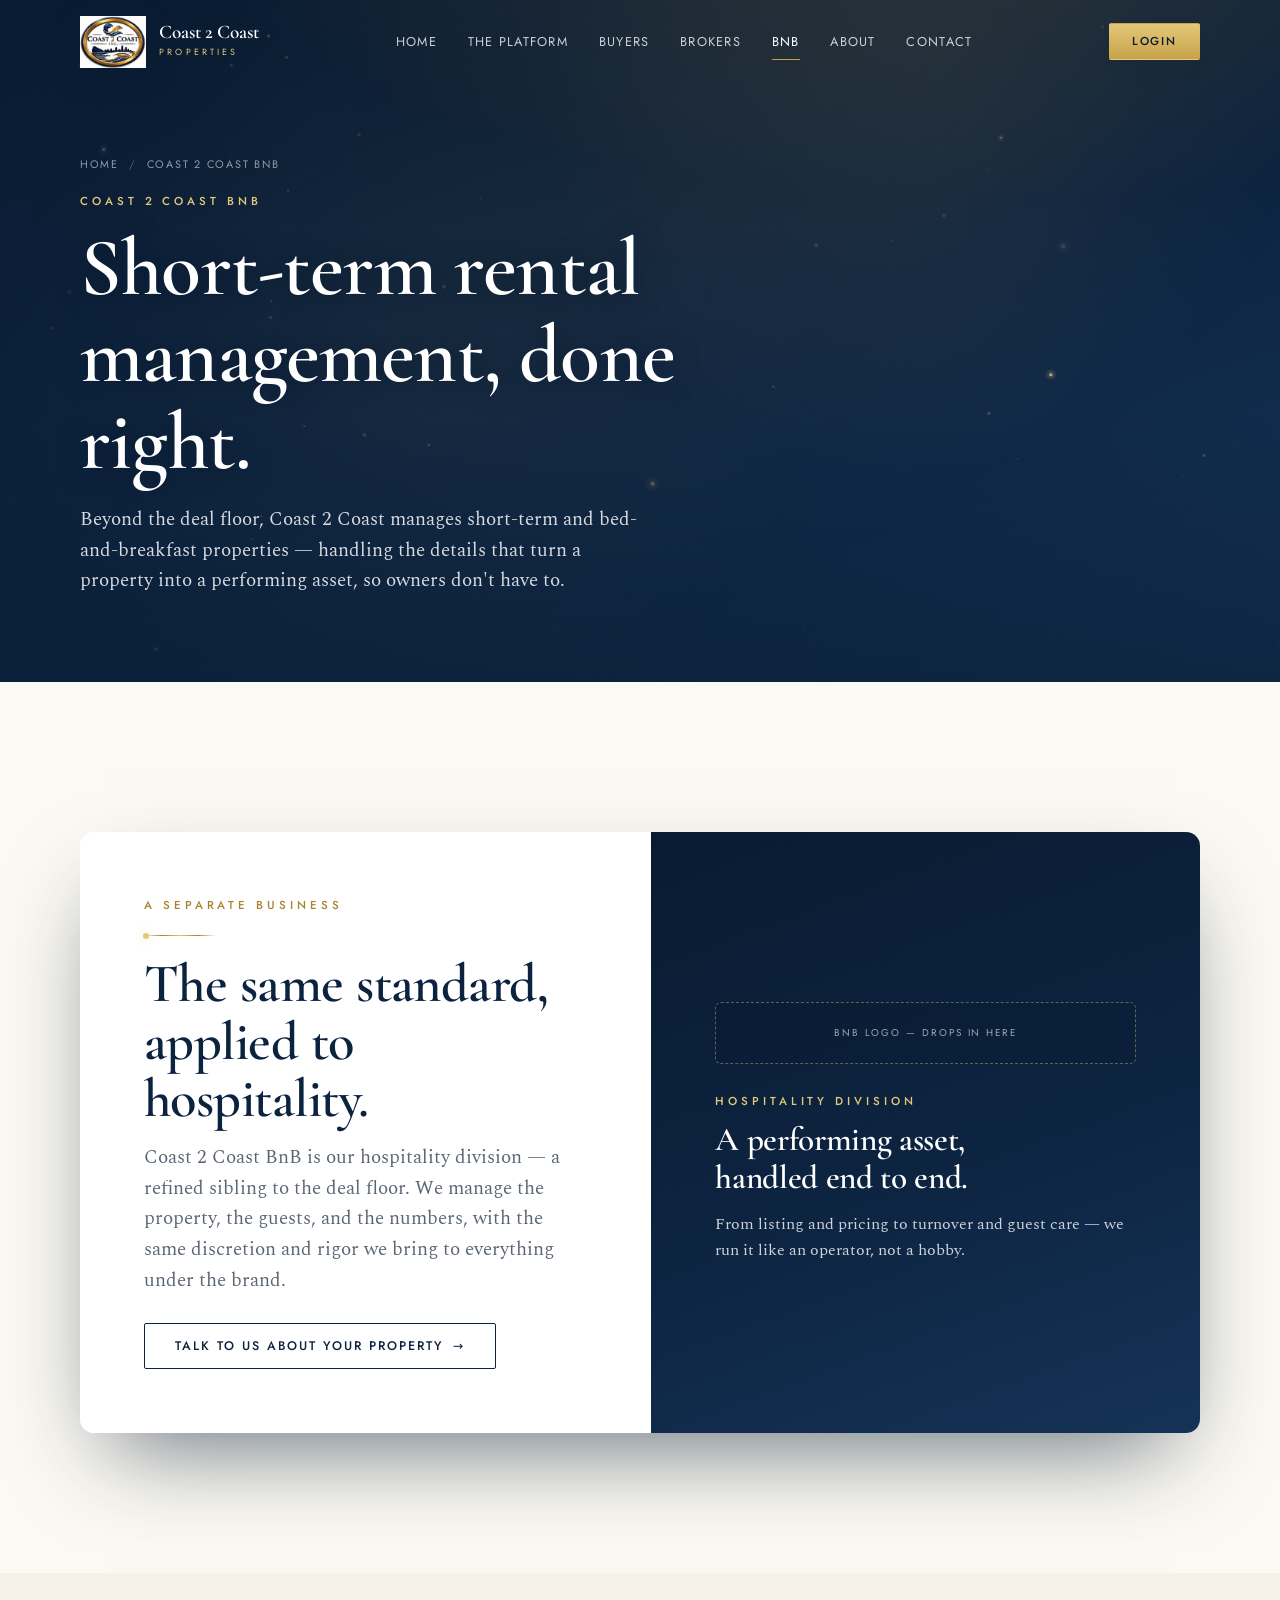
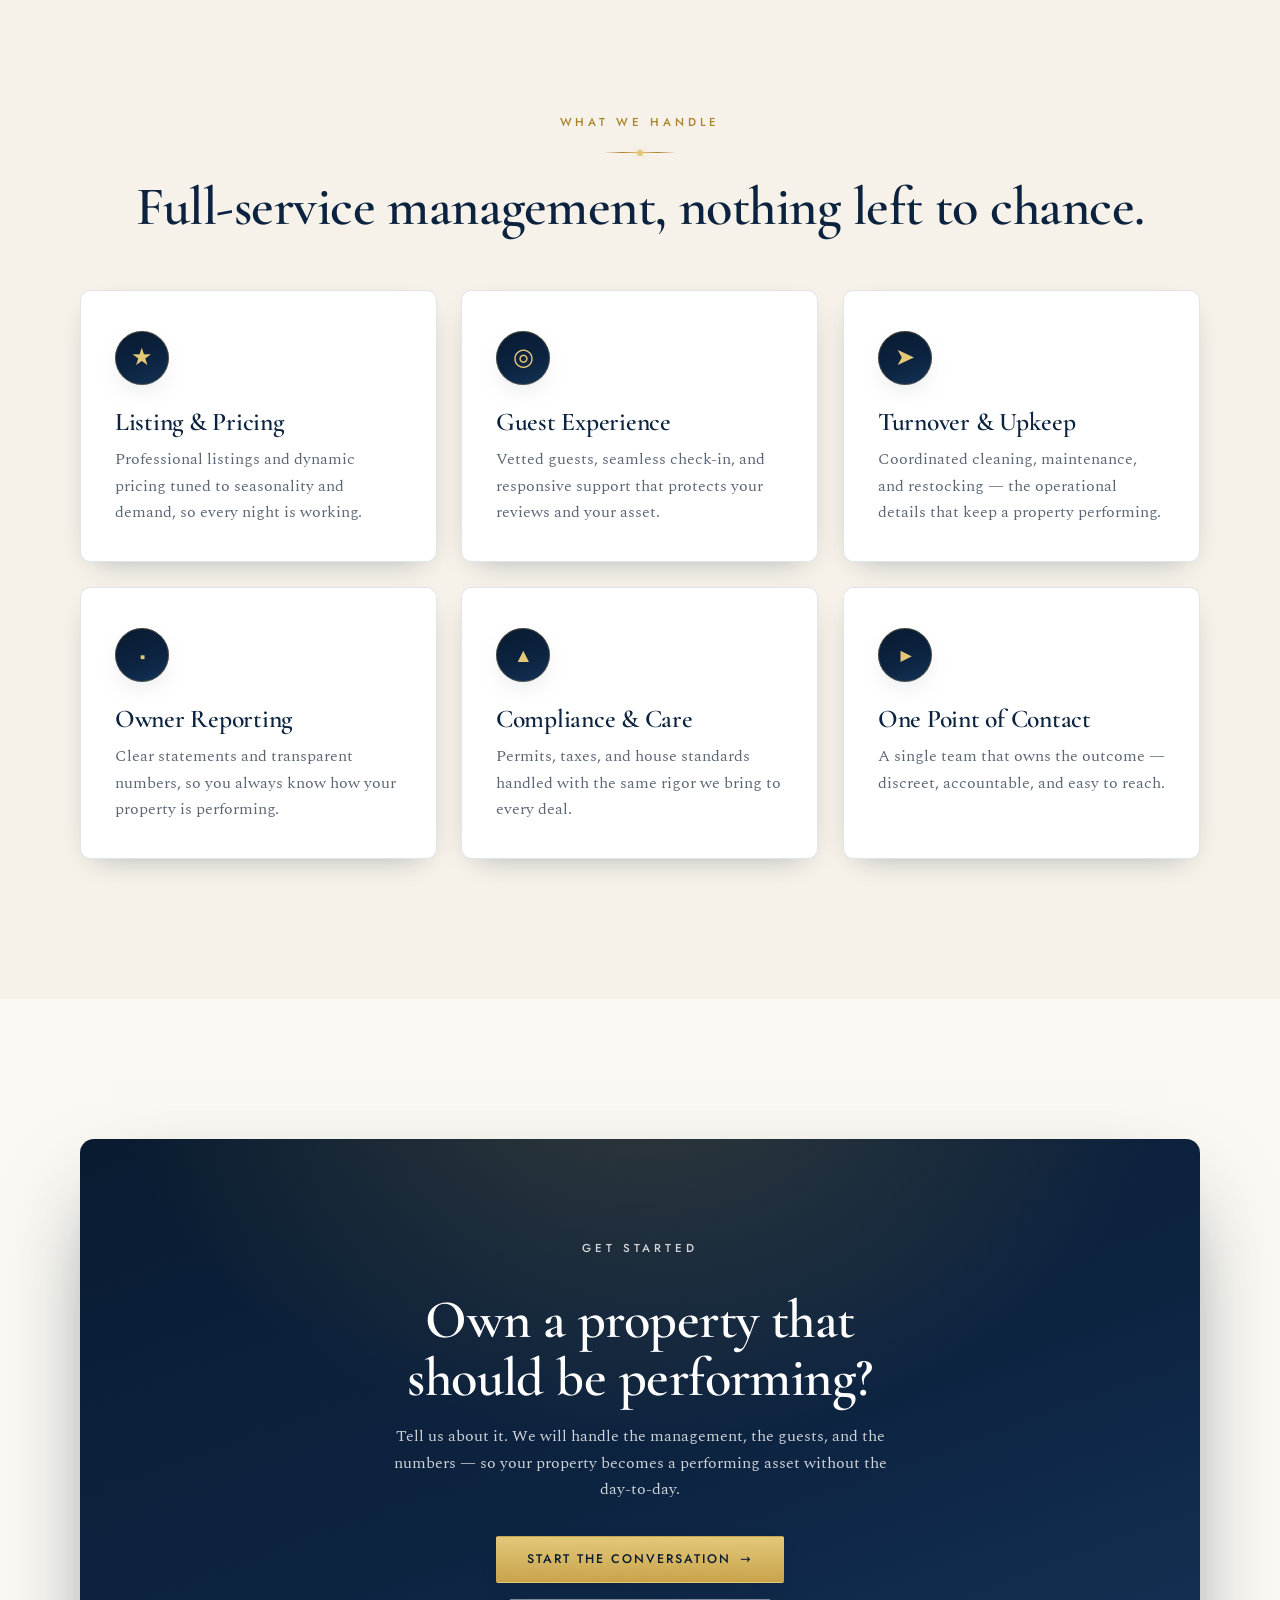
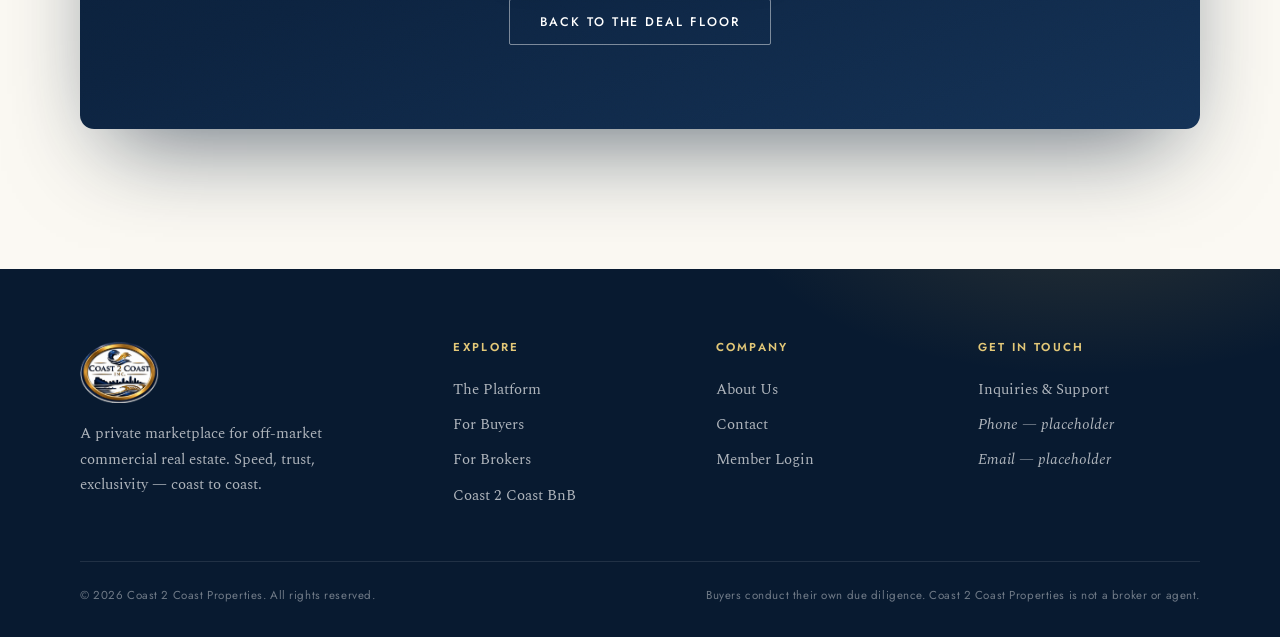
<file: bnb.html>
<!DOCTYPE html>
<html lang="en">
<head>
<meta charset="UTF-8">
<meta name="viewport" content="width=device-width, initial-scale=1.0">
<title>Coast 2 Coast BnB — Short-Term Rental Management</title>
<meta name="description" content="A refined short-term and bed-and-breakfast management business under the Coast 2 Coast brand. The same standard, a separate business.">
<script>document.documentElement.className+=' js';</script>
<link rel="preconnect" href="https://fonts.googleapis.com">
<link rel="preconnect" href="https://fonts.gstatic.com" crossorigin>
<link href="https://fonts.googleapis.com/css2?family=Cormorant+Garamond:ital,wght@0,500;0,600;0,700;1,500;1,600&family=Spectral:ital,wght@0,400;0,500;0,600;1,400&family=Jost:wght@400;500;600&display=swap" rel="stylesheet">
<link rel="stylesheet" href="css/base.css">
<link rel="stylesheet" href="css/home.css">
<link rel="stylesheet" href="css/pages.css">
<link rel="icon" href="assets/img/logo.png">
</head>
<body>
<header class="header" id="header">
  <div class="header__in">
    <a class="brand" href="index.html" aria-label="Coast 2 Coast Properties — home">
      <img src="assets/img/logo.png" alt="">
      <span><span class="brand__name">Coast 2 Coast</span><span class="brand__sub">Properties</span></span>
    </a>
    <nav class="nav" id="nav" aria-label="Primary">
      <a href="index.html">Home</a>
      <a href="platform.html">The Platform</a>
      <a href="buyers.html">Buyers</a>
      <a href="brokers.html">Brokers</a>
      <a href="bnb.html" class="active">BnB</a>
      <a href="about.html">About</a>
      <a href="contact.html">Contact</a>
    </nav>
    <div class="nav-cta">
      <a href="https://coast2coast.thedealfloor.com" class="btn btn-gold btn-sm">Login</a>
      <button class="burger" id="burger" aria-label="Menu" aria-expanded="false"><span></span><span></span><span></span></button>
    </div>
  </div>
</header>
<section class="page-hero grain">
  <canvas id="floor-canvas" aria-hidden="true"></canvas>
  <div class="page-hero__scrim"></div>
  <div class="wrap">
    <p class="breadcrumb"><a href="index.html">Home</a><span class="sep">/</span>Coast 2 Coast BnB</p>
    <p class="eyebrow eyebrow--light reveal" style="margin-top:18px">Coast 2 Coast BnB</p>
    <h1 class="reveal" style="--d:120ms">Short-term rental<br>management, done right.</h1>
    <p class="lede reveal" style="--d:240ms">Beyond the deal floor, Coast 2 Coast manages short-term and bed-and-breakfast properties — handling the details that turn a property into a performing asset, so owners don't have to.</p>
  </div>
</section>
<section class="section">
  <div class="wrap">
    <div class="bnb reveal">
      <div class="bnb__copy">
        <p class="eyebrow">A Separate Business</p>
        <span class="rule"></span>
        <h2 style="margin:6px 0 14px">The same standard, applied to hospitality.</h2>
        <p class="lede">Coast 2 Coast BnB is our hospitality division — a refined sibling to the deal floor. We manage the property, the guests, and the numbers, with the same discretion and rigor we bring to everything under the brand.</p>
        <div style="margin-top:26px"><a href="contact.html" class="btn btn-outline">Talk to Us About Your Property <span class="ar">&rarr;</span></a></div>
      </div>
      <div class="bnb__visual grain">
        <div class="logo-ph">BnB Logo — drops in here</div>
        <p class="eyebrow eyebrow--light">Hospitality Division</p>
        <h3 style="margin-top:10px">A performing asset,<br>handled end to end.</h3>
        <p style="color:rgba(255,255,255,.8);margin-top:14px">From listing and pricing to turnover and guest care — we run it like an operator, not a hobby.</p>
      </div>
    </div>
  </div>
</section>
<section class="section section--tint">
  <div class="wrap">
    <div class="kicker center reveal">
      <p class="eyebrow">What We Handle</p>
      <span class="rule rule--center"></span>
      <h2>Full-service management, nothing left to chance.</h2>
    </div><div class="features">
      <article class="feature reveal" style="--d:80ms"><div class="medallion">&#9733;</div><h3>Listing & Pricing</h3><p>Professional listings and dynamic pricing tuned to seasonality and demand, so every night is working.</p></article>
      <article class="feature reveal" style="--d:170ms"><div class="medallion">&#9678;</div><h3>Guest Experience</h3><p>Vetted guests, seamless check-in, and responsive support that protects your reviews and your asset.</p></article>
      <article class="feature reveal" style="--d:260ms"><div class="medallion">&#10148;</div><h3>Turnover & Upkeep</h3><p>Coordinated cleaning, maintenance, and restocking — the operational details that keep a property performing.</p></article>
      <article class="feature reveal" style="--d:350ms"><div class="medallion">&#9632;</div><h3>Owner Reporting</h3><p>Clear statements and transparent numbers, so you always know how your property is performing.</p></article>
      <article class="feature reveal" style="--d:440ms"><div class="medallion">&#9650;</div><h3>Compliance & Care</h3><p>Permits, taxes, and house standards handled with the same rigor we bring to every deal.</p></article>
      <article class="feature reveal" style="--d:530ms"><div class="medallion">&#9654;</div><h3>One Point of Contact</h3><p>A single team that owns the outcome — discreet, accountable, and easy to reach.</p></article>
    </div>
  </div>
</section>
<section class="section">
  <div class="wrap">
    <div class="cta grain reveal">
      <div class="cta__halo"></div>
      <div class="cta__in">
        <p class="eyebrow eyebrow--light" style="display:flex;justify-content:center">Get Started</p>
        <h2 style="margin-top:12px">Own a property that should be performing?</h2>
        <p>Tell us about it. We will handle the management, the guests, and the numbers — so your property becomes a performing asset without the day-to-day.</p>
        <div class="cta__cta"><a href="contact.html" class="btn btn-gold">Start the Conversation <span class="ar">&rarr;</span></a><a href="index.html" class="btn btn-ghost">Back to the Deal Floor</a></div>
      </div>
    </div>
  </div>
</section>
<footer class="footer">
  <div class="wrap footer__in">
    <div class="footer__cols">
      <div>
        <img src="assets/img/logo_transparent.png" alt="Coast 2 Coast Properties">
        <p style="max-width:34ch;font-size:.96rem">A private marketplace for off-market commercial real estate. Speed, trust, exclusivity — coast to coast.</p>
      </div>
      <div><h4>Explore</h4><a href="platform.html">The Platform</a><a href="buyers.html">For Buyers</a><a href="brokers.html">For Brokers</a><a href="bnb.html">Coast 2 Coast BnB</a></div>
      <div><h4>Company</h4><a href="about.html">About Us</a><a href="contact.html">Contact</a><a href="https://coast2coast.thedealfloor.com">Member Login</a></div>
      <div><h4>Get In Touch</h4><a href="contact.html">Inquiries &amp; Support</a><a href="#"><em>Phone — placeholder</em></a><a href="#"><em>Email — placeholder</em></a></div>
    </div>
    <div class="footer__fine">
      <span>&copy; 2026 Coast 2 Coast Properties. All rights reserved.</span>
      <span>Buyers conduct their own due diligence. Coast 2 Coast Properties is not a broker or agent.</span>
    </div>
  </div>
</footer>
<script src="js/deal-floor.js" defer></script>
<script src="js/main.js" defer></script>
</body>
</html>
</file>
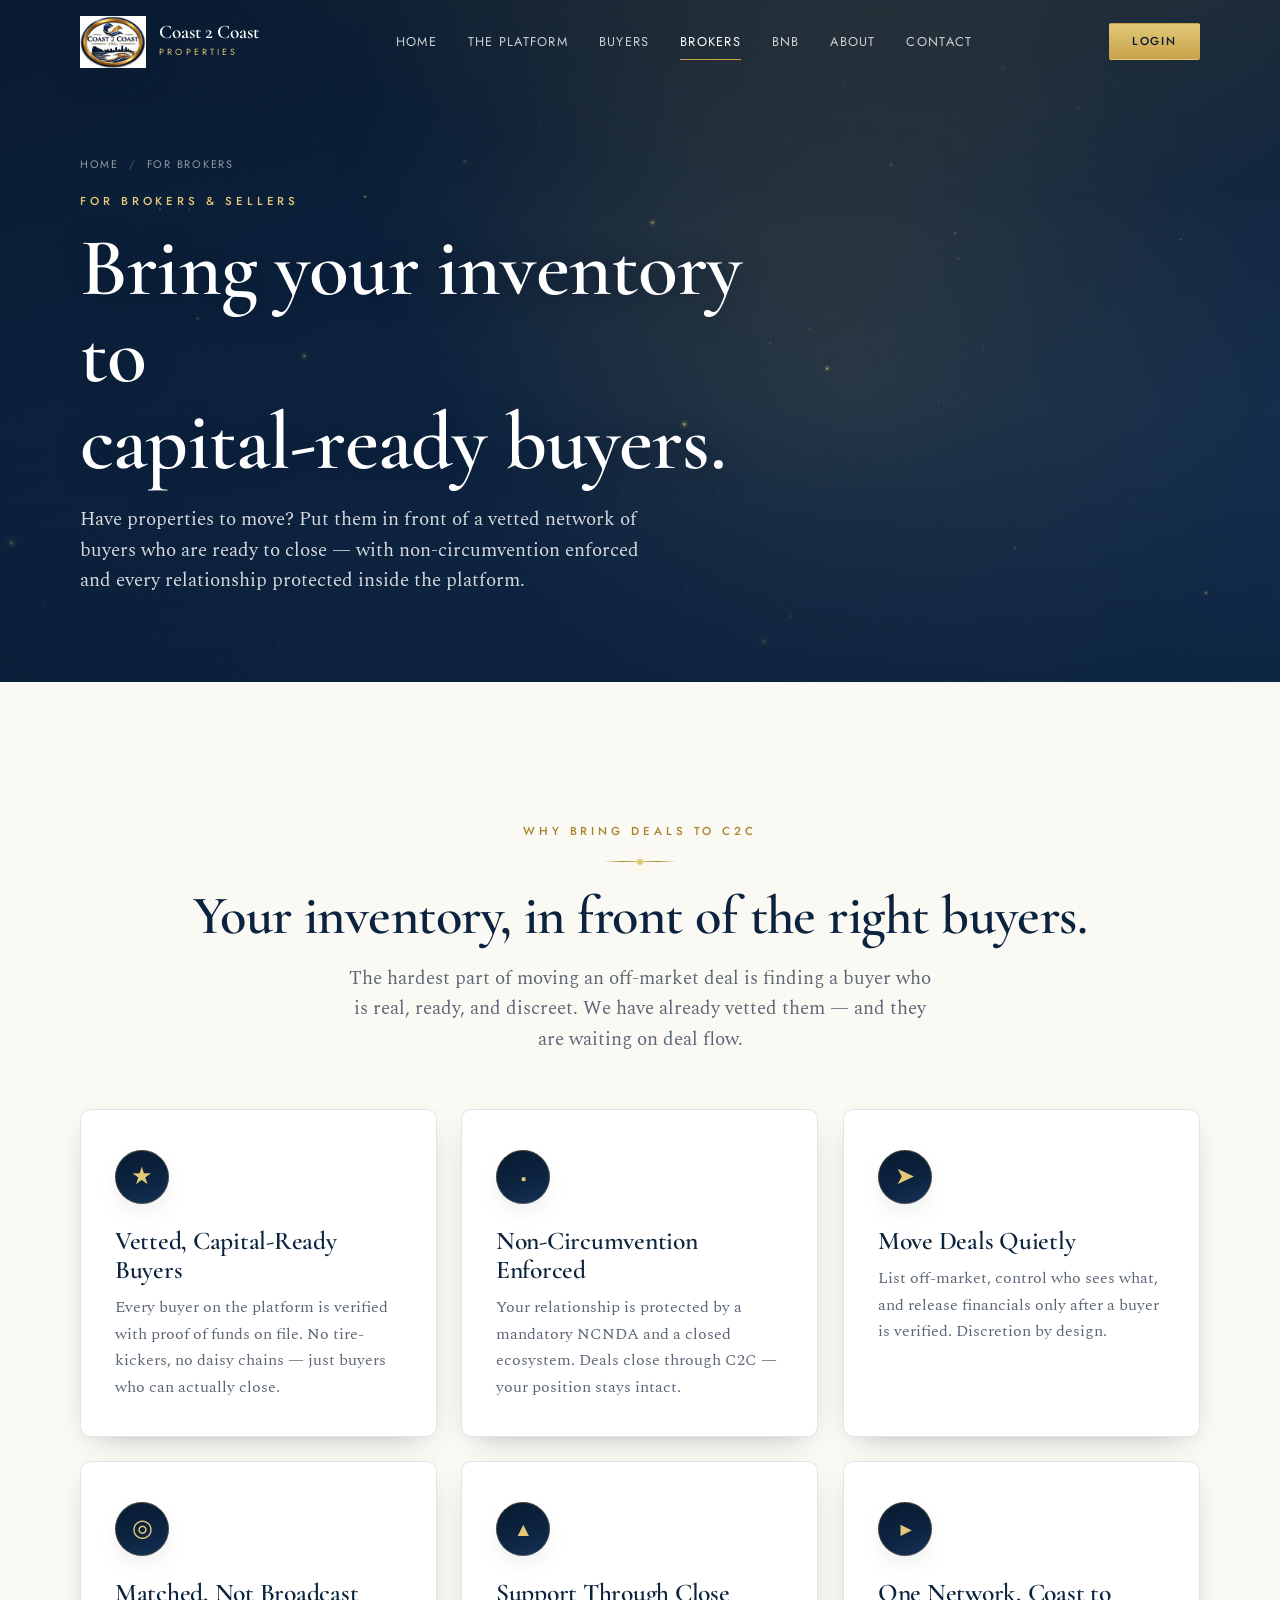
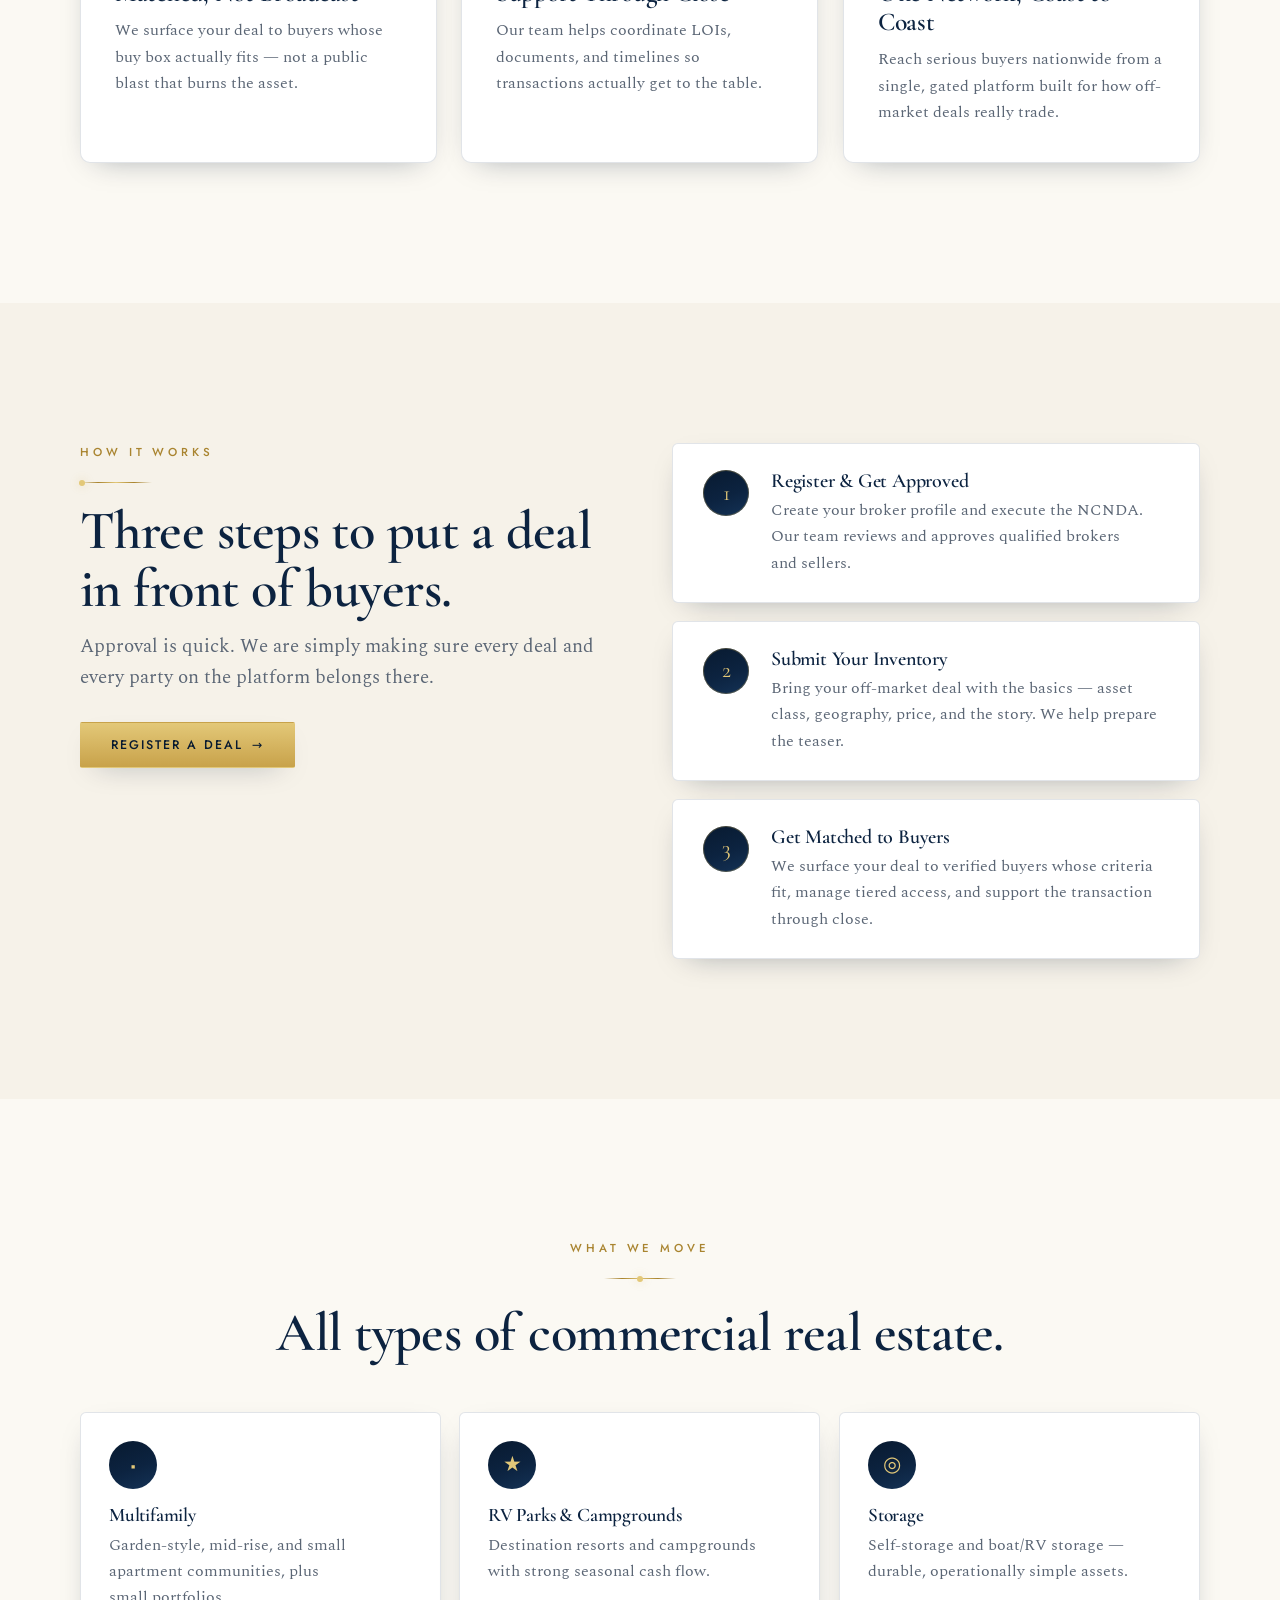
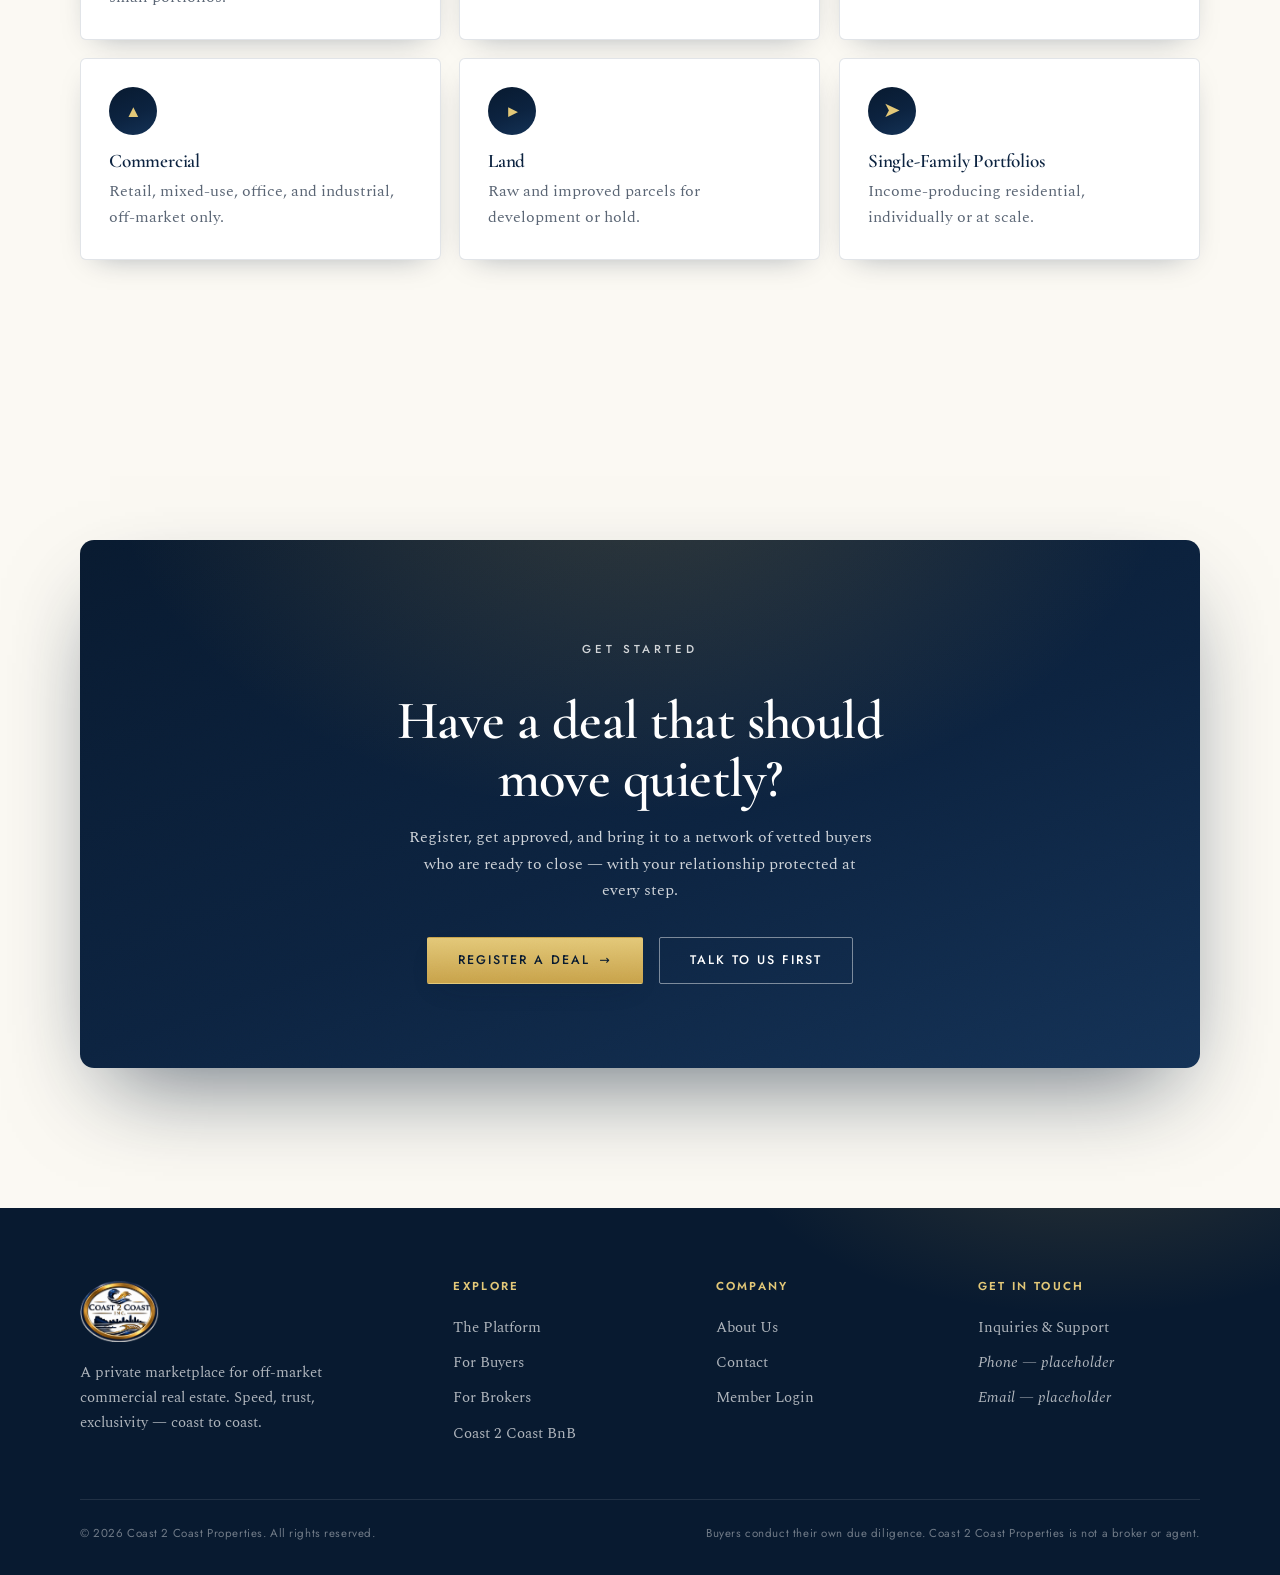
<file: brokers.html>
<!DOCTYPE html>
<html lang="en">
<head>
<meta charset="UTF-8">
<meta name="viewport" content="width=device-width, initial-scale=1.0">
<title>For Brokers & Sellers — Coast 2 Coast Properties</title>
<meta name="description" content="Bring your off-market inventory to a network of vetted, capital-ready buyers. Register, get approved, and move deals — with every relationship protected.">
<script>document.documentElement.className+=' js';</script>
<link rel="preconnect" href="https://fonts.googleapis.com">
<link rel="preconnect" href="https://fonts.gstatic.com" crossorigin>
<link href="https://fonts.googleapis.com/css2?family=Cormorant+Garamond:ital,wght@0,500;0,600;0,700;1,500;1,600&family=Spectral:ital,wght@0,400;0,500;0,600;1,400&family=Jost:wght@400;500;600&display=swap" rel="stylesheet">
<link rel="stylesheet" href="css/base.css">
<link rel="stylesheet" href="css/home.css">
<link rel="stylesheet" href="css/pages.css">
<link rel="icon" href="assets/img/logo.png">
</head>
<body>
<header class="header" id="header">
  <div class="header__in">
    <a class="brand" href="index.html" aria-label="Coast 2 Coast Properties — home">
      <img src="assets/img/logo.png" alt="">
      <span><span class="brand__name">Coast 2 Coast</span><span class="brand__sub">Properties</span></span>
    </a>
    <nav class="nav" id="nav" aria-label="Primary">
      <a href="index.html">Home</a>
      <a href="platform.html">The Platform</a>
      <a href="buyers.html">Buyers</a>
      <a href="brokers.html" class="active">Brokers</a>
      <a href="bnb.html">BnB</a>
      <a href="about.html">About</a>
      <a href="contact.html">Contact</a>
    </nav>
    <div class="nav-cta">
      <a href="https://coast2coast.thedealfloor.com" class="btn btn-gold btn-sm">Login</a>
      <button class="burger" id="burger" aria-label="Menu" aria-expanded="false"><span></span><span></span><span></span></button>
    </div>
  </div>
</header>
<section class="page-hero grain">
  <canvas id="floor-canvas" aria-hidden="true"></canvas>
  <div class="page-hero__scrim"></div>
  <div class="wrap">
    <p class="breadcrumb"><a href="index.html">Home</a><span class="sep">/</span>For Brokers</p>
    <p class="eyebrow eyebrow--light reveal" style="margin-top:18px">For Brokers &amp; Sellers</p>
    <h1 class="reveal" style="--d:120ms">Bring your inventory to<br>capital-ready buyers.</h1>
    <p class="lede reveal" style="--d:240ms">Have properties to move? Put them in front of a vetted network of buyers who are ready to close — with non-circumvention enforced and every relationship protected inside the platform.</p>
  </div>
</section>
<section class="section">
  <div class="wrap">
    <div class="kicker center reveal">
      <p class="eyebrow">Why Bring Deals to C2C</p>
      <span class="rule rule--center"></span>
      <h2>Your inventory, in front of the right buyers.</h2>
      <p class="lede head--center">The hardest part of moving an off-market deal is finding a buyer who is real, ready, and discreet. We have already vetted them — and they are waiting on deal flow.</p>
    </div><div class="features">
      <article class="feature reveal" style="--d:80ms"><div class="medallion">&#9733;</div><h3>Vetted, Capital-Ready Buyers</h3><p>Every buyer on the platform is verified with proof of funds on file. No tire-kickers, no daisy chains — just buyers who can actually close.</p></article>
      <article class="feature reveal" style="--d:170ms"><div class="medallion">&#9632;</div><h3>Non-Circumvention Enforced</h3><p>Your relationship is protected by a mandatory NCNDA and a closed ecosystem. Deals close through C2C — your position stays intact.</p></article>
      <article class="feature reveal" style="--d:260ms"><div class="medallion">&#10148;</div><h3>Move Deals Quietly</h3><p>List off-market, control who sees what, and release financials only after a buyer is verified. Discretion by design.</p></article>
      <article class="feature reveal" style="--d:350ms"><div class="medallion">&#9678;</div><h3>Matched, Not Broadcast</h3><p>We surface your deal to buyers whose buy box actually fits — not a public blast that burns the asset.</p></article>
      <article class="feature reveal" style="--d:440ms"><div class="medallion">&#9650;</div><h3>Support Through Close</h3><p>Our team helps coordinate LOIs, documents, and timelines so transactions actually get to the table.</p></article>
      <article class="feature reveal" style="--d:530ms"><div class="medallion">&#9654;</div><h3>One Network, Coast to Coast</h3><p>Reach serious buyers nationwide from a single, gated platform built for how off-market deals really trade.</p></article>
    </div>
  </div>
</section>
<section class="section section--tint">
  <div class="wrap">
    <div class="cols2 top">
      <div class="reveal">
        <p class="eyebrow">How It Works</p>
        <span class="rule"></span>
        <h2 style="margin:6px 0 14px">Three steps to put a deal in front of buyers.</h2>
        <p class="lede">Approval is quick. We are simply making sure every deal and every party on the platform belongs there.</p>
        <div style="margin-top:28px"><a href="https://coast2coast.thedealfloor.com" class="btn btn-gold">Register a Deal <span class="ar">&rarr;</span></a></div>
      </div>
      <div class="steps reveal" style="--d:120ms">
        <div class="step"><div class="step__n">1</div><div><h3>Register &amp; Get Approved</h3><p>Create your broker profile and execute the NCNDA. Our team reviews and approves qualified brokers and sellers.</p></div></div>
        <div class="step"><div class="step__n">2</div><div><h3>Submit Your Inventory</h3><p>Bring your off-market deal with the basics — asset class, geography, price, and the story. We help prepare the teaser.</p></div></div>
        <div class="step"><div class="step__n">3</div><div><h3>Get Matched to Buyers</h3><p>We surface your deal to verified buyers whose criteria fit, manage tiered access, and support the transaction through close.</p></div></div>
      </div>
    </div>
  </div>
</section>
<section class="section">
  <div class="wrap">
    <div class="kicker center reveal">
      <p class="eyebrow">What We Move</p>
      <span class="rule rule--center"></span>
      <h2>All types of commercial real estate.</h2>
    </div><div class="assets">
      <div class="asset reveal" style="--d:80ms"><div class="ic">&#9632;</div><h3>Multifamily</h3><p>Garden-style, mid-rise, and small apartment communities, plus small portfolios.</p></div>
      <div class="asset reveal" style="--d:140ms"><div class="ic">&#9733;</div><h3>RV Parks & Campgrounds</h3><p>Destination resorts and campgrounds with strong seasonal cash flow.</p></div>
      <div class="asset reveal" style="--d:200ms"><div class="ic">&#9678;</div><h3>Storage</h3><p>Self-storage and boat/RV storage — durable, operationally simple assets.</p></div>
      <div class="asset reveal" style="--d:260ms"><div class="ic">&#9650;</div><h3>Commercial</h3><p>Retail, mixed-use, office, and industrial, off-market only.</p></div>
      <div class="asset reveal" style="--d:320ms"><div class="ic">&#9654;</div><h3>Land</h3><p>Raw and improved parcels for development or hold.</p></div>
      <div class="asset reveal" style="--d:380ms"><div class="ic">&#10148;</div><h3>Single-Family Portfolios</h3><p>Income-producing residential, individually or at scale.</p></div>
    </div>
  </div>
</section>
<section class="section">
  <div class="wrap">
    <div class="cta grain reveal">
      <div class="cta__halo"></div>
      <div class="cta__in">
        <p class="eyebrow eyebrow--light" style="display:flex;justify-content:center">Get Started</p>
        <h2 style="margin-top:12px">Have a deal that should move quietly?</h2>
        <p>Register, get approved, and bring it to a network of vetted buyers who are ready to close — with your relationship protected at every step.</p>
        <div class="cta__cta"><a href="https://coast2coast.thedealfloor.com" class="btn btn-gold">Register a Deal <span class="ar">&rarr;</span></a><a href="contact.html" class="btn btn-ghost">Talk to Us First</a></div>
      </div>
    </div>
  </div>
</section>
<footer class="footer">
  <div class="wrap footer__in">
    <div class="footer__cols">
      <div>
        <img src="assets/img/logo_transparent.png" alt="Coast 2 Coast Properties">
        <p style="max-width:34ch;font-size:.96rem">A private marketplace for off-market commercial real estate. Speed, trust, exclusivity — coast to coast.</p>
      </div>
      <div><h4>Explore</h4><a href="platform.html">The Platform</a><a href="buyers.html">For Buyers</a><a href="brokers.html">For Brokers</a><a href="bnb.html">Coast 2 Coast BnB</a></div>
      <div><h4>Company</h4><a href="about.html">About Us</a><a href="contact.html">Contact</a><a href="https://coast2coast.thedealfloor.com">Member Login</a></div>
      <div><h4>Get In Touch</h4><a href="contact.html">Inquiries &amp; Support</a><a href="#"><em>Phone — placeholder</em></a><a href="#"><em>Email — placeholder</em></a></div>
    </div>
    <div class="footer__fine">
      <span>&copy; 2026 Coast 2 Coast Properties. All rights reserved.</span>
      <span>Buyers conduct their own due diligence. Coast 2 Coast Properties is not a broker or agent.</span>
    </div>
  </div>
</footer>
<script src="js/deal-floor.js" defer></script>
<script src="js/main.js" defer></script>
</body>
</html>
</file>
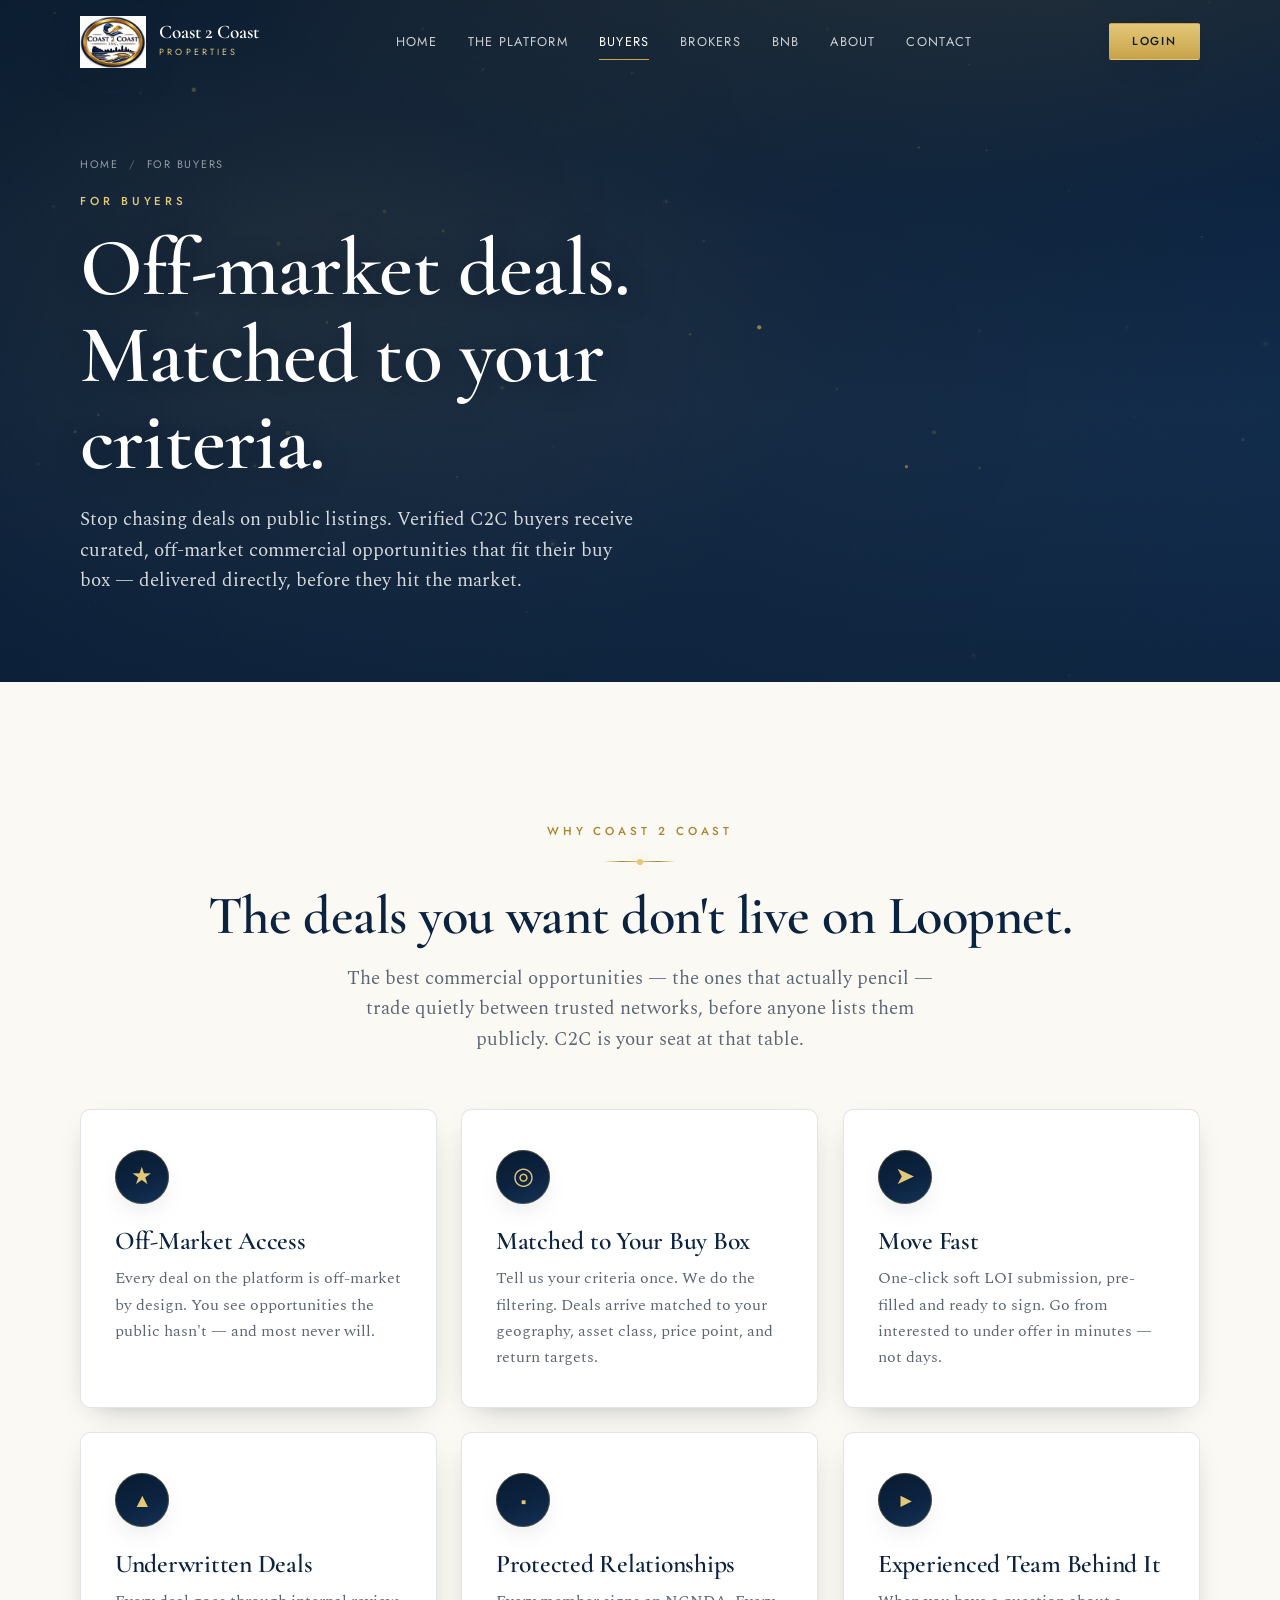
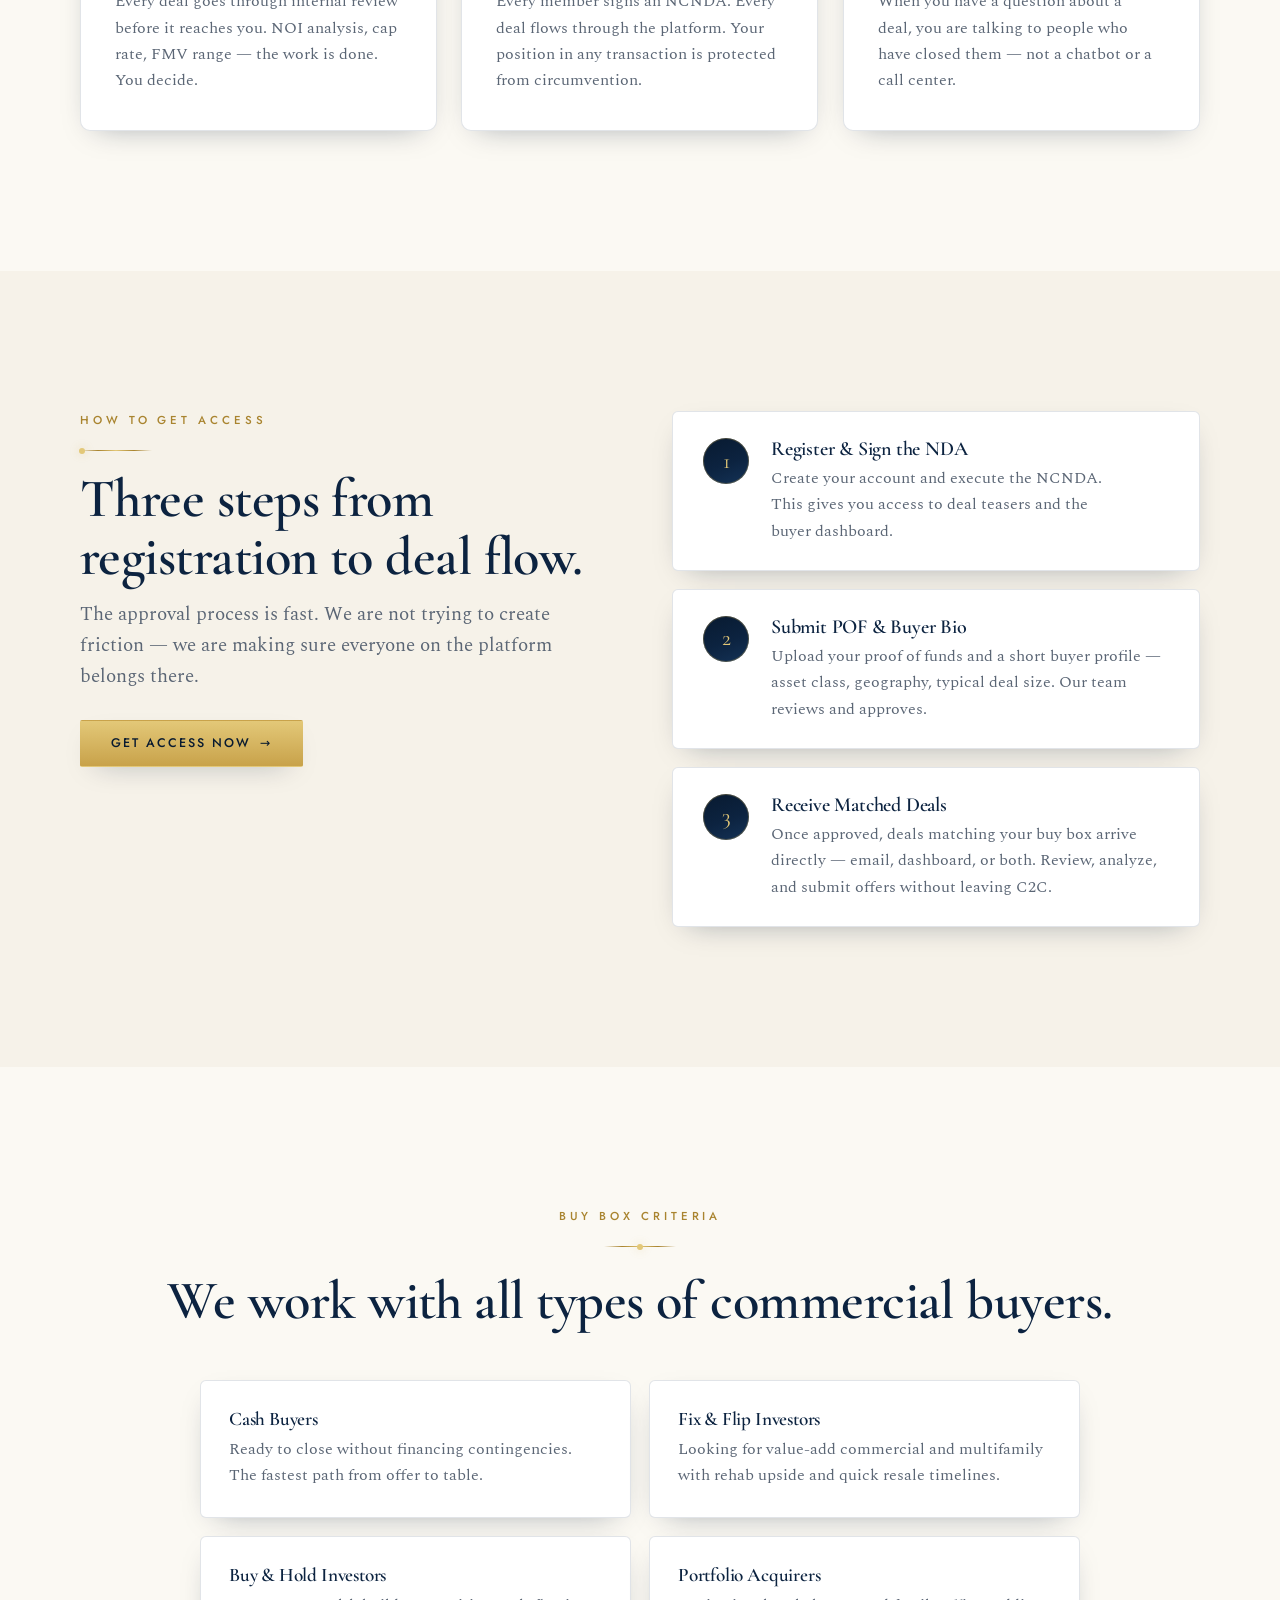
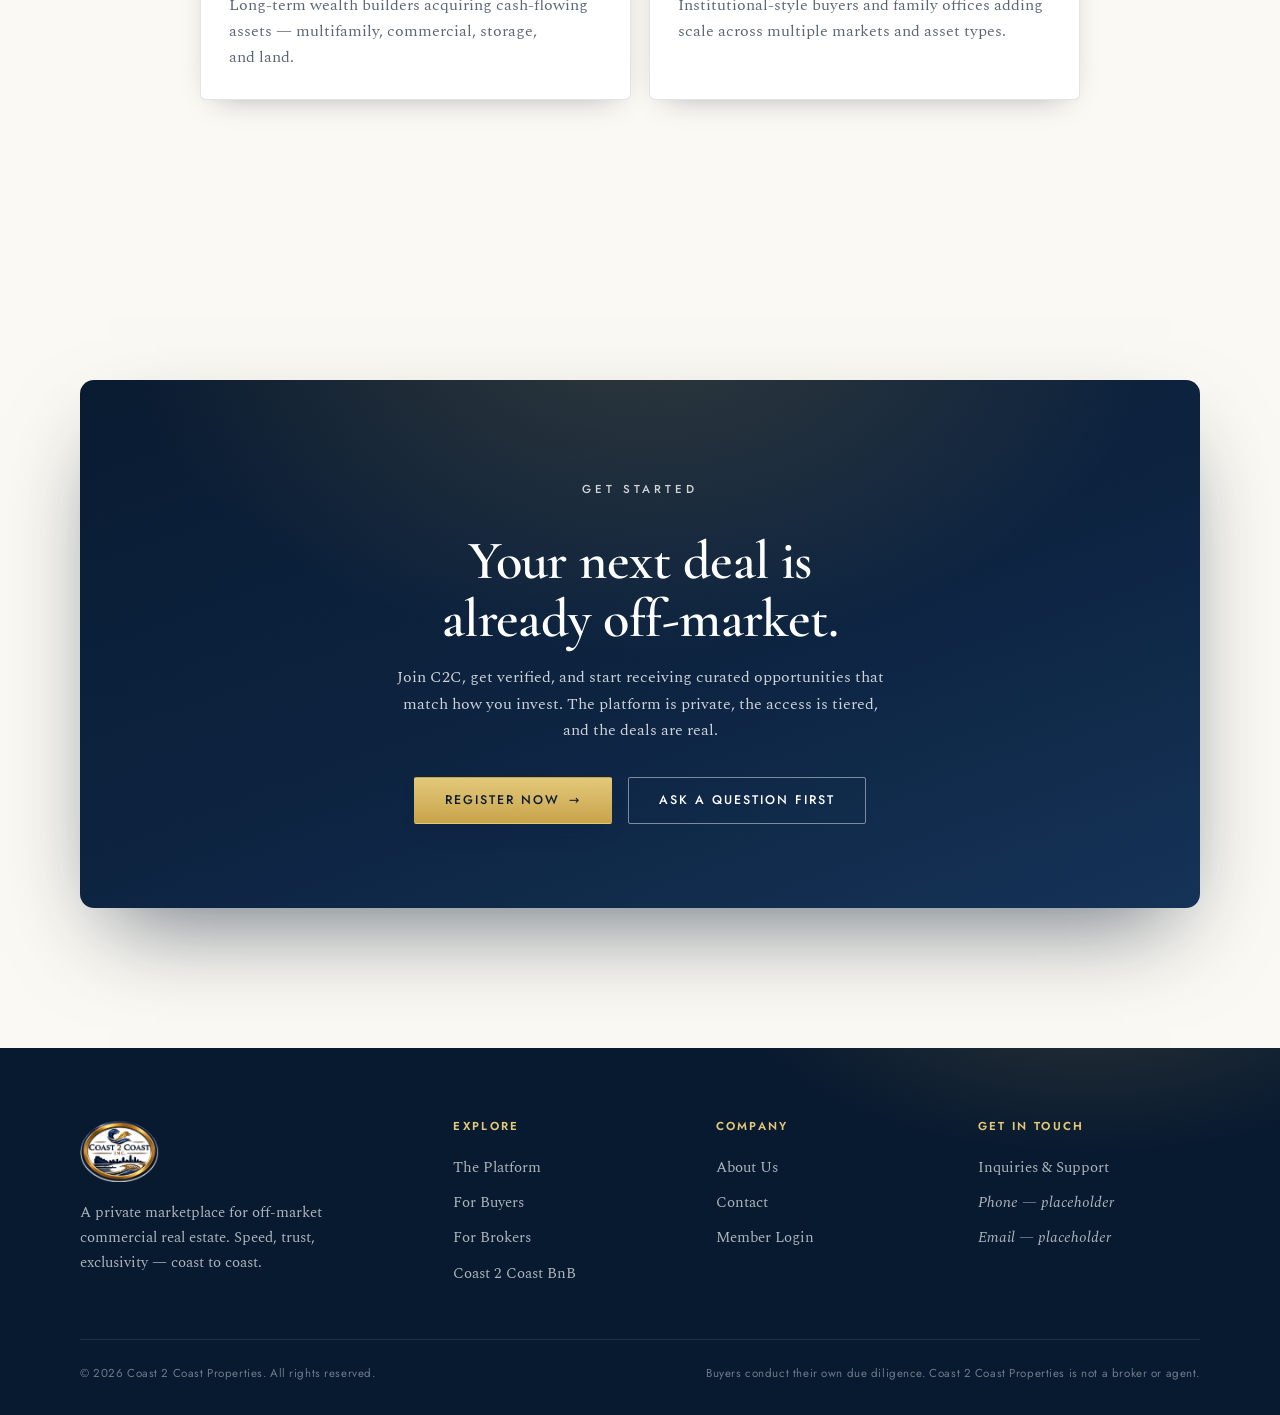
<file: buyers.html>
<!DOCTYPE html>
<html lang="en">
<head>
<meta charset="UTF-8">
<meta name="viewport" content="width=device-width, initial-scale=1.0">
<title>For Buyers — Coast 2 Coast Properties</title>
<meta name="description" content="Off-market commercial deals delivered to verified buyers. Sign the NDA, put your buy box on file, and receive opportunities that actually fit.">
<script>document.documentElement.className+=' js';</script>
<link rel="preconnect" href="https://fonts.googleapis.com">
<link rel="preconnect" href="https://fonts.gstatic.com" crossorigin>
<link href="https://fonts.googleapis.com/css2?family=Cormorant+Garamond:ital,wght@0,500;0,600;0,700;1,500;1,600&family=Spectral:ital,wght@0,400;0,500;0,600;1,400&family=Jost:wght@400;500;600&display=swap" rel="stylesheet">
<link rel="stylesheet" href="css/base.css">
<link rel="stylesheet" href="css/home.css">
<link rel="stylesheet" href="css/pages.css">
<link rel="icon" href="assets/img/logo.png">
</head>
<body>
<header class="header" id="header">
  <div class="header__in">
    <a class="brand" href="index.html" aria-label="Coast 2 Coast Properties — home">
      <img src="assets/img/logo.png" alt="">
      <span><span class="brand__name">Coast 2 Coast</span><span class="brand__sub">Properties</span></span>
    </a>
    <nav class="nav" id="nav" aria-label="Primary">
      <a href="index.html">Home</a>
      <a href="platform.html">The Platform</a>
      <a href="buyers.html" class="active">Buyers</a>
      <a href="brokers.html">Brokers</a>
      <a href="bnb.html">BnB</a>
      <a href="about.html">About</a>
      <a href="contact.html">Contact</a>
    </nav>
    <div class="nav-cta">
      <a href="https://coast2coast.thedealfloor.com" class="btn btn-gold btn-sm">Login</a>
      <button class="burger" id="burger" aria-label="Menu" aria-expanded="false"><span></span><span></span><span></span></button>
    </div>
  </div>
</header>
<section class="page-hero grain">
  <canvas id="floor-canvas" aria-hidden="true"></canvas>
  <div class="page-hero__scrim"></div>
  <div class="wrap">
    <p class="breadcrumb"><a href="index.html">Home</a><span class="sep">/</span>For Buyers</p>
    <p class="eyebrow eyebrow--light reveal" style="margin-top:18px">For Buyers</p>
    <h1 class="reveal" style="--d:120ms">Off-market deals.<br>Matched to your criteria.</h1>
    <p class="lede reveal" style="--d:240ms">Stop chasing deals on public listings. Verified C2C buyers receive curated, off-market commercial opportunities that fit their buy box — delivered directly, before they hit the market.</p>
  </div>
</section>
<section class="section">
  <div class="wrap">
    <div class="kicker center reveal">
      <p class="eyebrow">Why Coast 2 Coast</p>
      <span class="rule rule--center"></span>
      <h2>The deals you want don't live on Loopnet.</h2>
      <p class="lede head--center">The best commercial opportunities — the ones that actually pencil — trade quietly between trusted networks, before anyone lists them publicly. C2C is your seat at that table.</p>
    </div><div class="features">
      <article class="feature reveal" style="--d:80ms"><div class="medallion">&#9733;</div><h3>Off-Market Access</h3><p>Every deal on the platform is off-market by design. You see opportunities the public hasn't — and most never will.</p></article>
      <article class="feature reveal" style="--d:170ms"><div class="medallion">&#9678;</div><h3>Matched to Your Buy Box</h3><p>Tell us your criteria once. We do the filtering. Deals arrive matched to your geography, asset class, price point, and return targets.</p></article>
      <article class="feature reveal" style="--d:260ms"><div class="medallion">&#10148;</div><h3>Move Fast</h3><p>One-click soft LOI submission, pre-filled and ready to sign. Go from interested to under offer in minutes — not days.</p></article>
      <article class="feature reveal" style="--d:350ms"><div class="medallion">&#9650;</div><h3>Underwritten Deals</h3><p>Every deal goes through internal review before it reaches you. NOI analysis, cap rate, FMV range — the work is done. You decide.</p></article>
      <article class="feature reveal" style="--d:440ms"><div class="medallion">&#9632;</div><h3>Protected Relationships</h3><p>Every member signs an NCNDA. Every deal flows through the platform. Your position in any transaction is protected from circumvention.</p></article>
      <article class="feature reveal" style="--d:530ms"><div class="medallion">&#9654;</div><h3>Experienced Team Behind It</h3><p>When you have a question about a deal, you are talking to people who have closed them — not a chatbot or a call center.</p></article>
    </div>
  </div>
</section>
<section class="section section--tint">
  <div class="wrap">
    <div class="cols2 top">
      <div class="reveal">
        <p class="eyebrow">How to Get Access</p>
        <span class="rule"></span>
        <h2 style="margin:6px 0 14px">Three steps from registration to deal flow.</h2>
        <p class="lede">The approval process is fast. We are not trying to create friction — we are making sure everyone on the platform belongs there.</p>
        <div style="margin-top:28px"><a href="https://coast2coast.thedealfloor.com" class="btn btn-gold">Get Access Now <span class="ar">&rarr;</span></a></div>
      </div>
      <div class="steps reveal" style="--d:120ms">
        <div class="step"><div class="step__n">1</div><div><h3>Register &amp; Sign the NDA</h3><p>Create your account and execute the NCNDA. This gives you access to deal teasers and the buyer dashboard.</p></div></div>
        <div class="step"><div class="step__n">2</div><div><h3>Submit POF &amp; Buyer Bio</h3><p>Upload your proof of funds and a short buyer profile — asset class, geography, typical deal size. Our team reviews and approves.</p></div></div>
        <div class="step"><div class="step__n">3</div><div><h3>Receive Matched Deals</h3><p>Once approved, deals matching your buy box arrive directly — email, dashboard, or both. Review, analyze, and submit offers without leaving C2C.</p></div></div>
      </div>
    </div>
  </div>
</section>
<section class="section">
  <div class="wrap">
    <div class="kicker center reveal">
      <p class="eyebrow">Buy Box Criteria</p>
      <span class="rule rule--center"></span>
      <h2>We work with all types of commercial buyers.</h2>
    </div><div class="assets" style="grid-template-columns:repeat(2,1fr);max-width:880px;margin:50px auto 0">
      <div class="asset reveal"><h3>Cash Buyers</h3><p>Ready to close without financing contingencies. The fastest path from offer to table.</p></div>
      <div class="asset reveal" style="--d:90ms"><h3>Fix &amp; Flip Investors</h3><p>Looking for value-add commercial and multifamily with rehab upside and quick resale timelines.</p></div>
      <div class="asset reveal" style="--d:180ms"><h3>Buy &amp; Hold Investors</h3><p>Long-term wealth builders acquiring cash-flowing assets — multifamily, commercial, storage, and land.</p></div>
      <div class="asset reveal" style="--d:270ms"><h3>Portfolio Acquirers</h3><p>Institutional-style buyers and family offices adding scale across multiple markets and asset types.</p></div>
    </div>
  </div>
</section>
<section class="section">
  <div class="wrap">
    <div class="cta grain reveal">
      <div class="cta__halo"></div>
      <div class="cta__in">
        <p class="eyebrow eyebrow--light" style="display:flex;justify-content:center">Get Started</p>
        <h2 style="margin-top:12px">Your next deal is already off-market.</h2>
        <p>Join C2C, get verified, and start receiving curated opportunities that match how you invest. The platform is private, the access is tiered, and the deals are real.</p>
        <div class="cta__cta"><a href="https://coast2coast.thedealfloor.com" class="btn btn-gold">Register Now <span class="ar">&rarr;</span></a><a href="contact.html" class="btn btn-ghost">Ask a Question First</a></div>
      </div>
    </div>
  </div>
</section>
<footer class="footer">
  <div class="wrap footer__in">
    <div class="footer__cols">
      <div>
        <img src="assets/img/logo_transparent.png" alt="Coast 2 Coast Properties">
        <p style="max-width:34ch;font-size:.96rem">A private marketplace for off-market commercial real estate. Speed, trust, exclusivity — coast to coast.</p>
      </div>
      <div><h4>Explore</h4><a href="platform.html">The Platform</a><a href="buyers.html">For Buyers</a><a href="brokers.html">For Brokers</a><a href="bnb.html">Coast 2 Coast BnB</a></div>
      <div><h4>Company</h4><a href="about.html">About Us</a><a href="contact.html">Contact</a><a href="https://coast2coast.thedealfloor.com">Member Login</a></div>
      <div><h4>Get In Touch</h4><a href="contact.html">Inquiries &amp; Support</a><a href="#"><em>Phone — placeholder</em></a><a href="#"><em>Email — placeholder</em></a></div>
    </div>
    <div class="footer__fine">
      <span>&copy; 2026 Coast 2 Coast Properties. All rights reserved.</span>
      <span>Buyers conduct their own due diligence. Coast 2 Coast Properties is not a broker or agent.</span>
    </div>
  </div>
</footer>
<script src="js/deal-floor.js" defer></script>
<script src="js/main.js" defer></script>
</body>
</html>
</file>
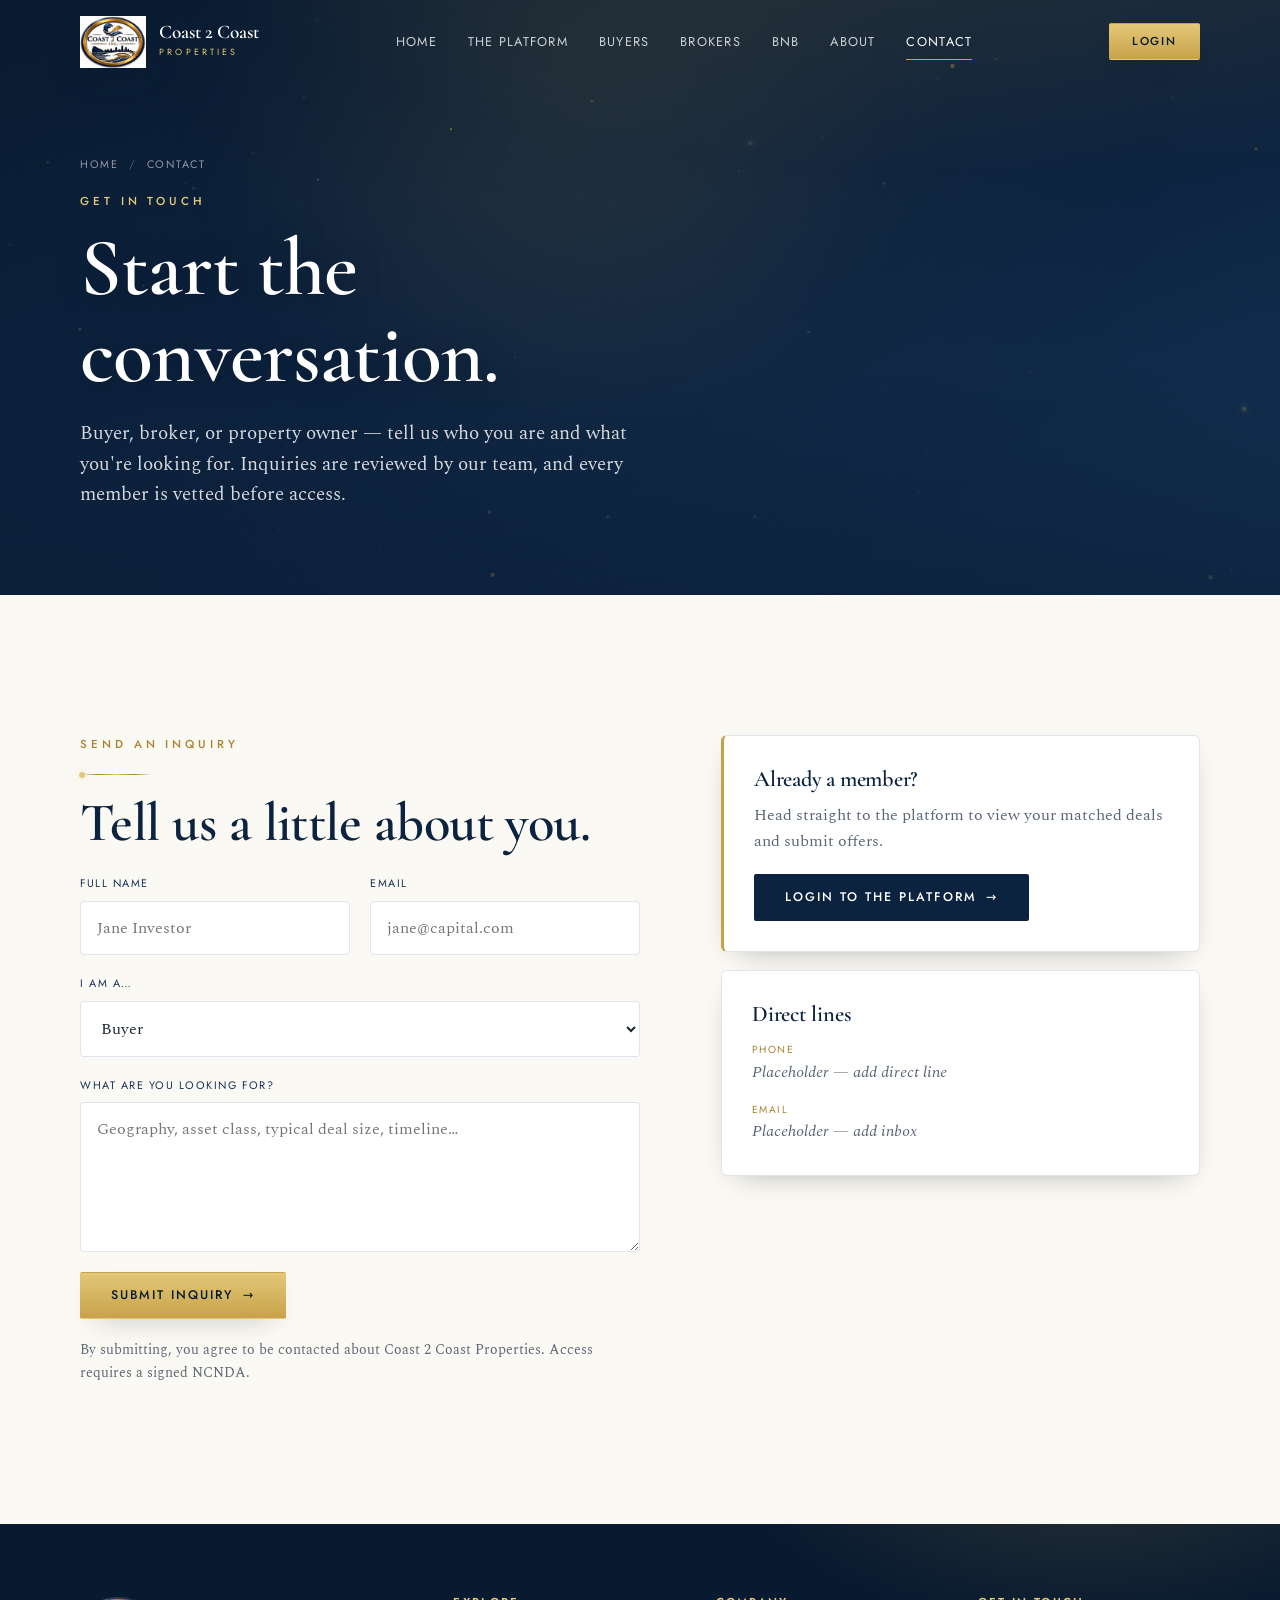
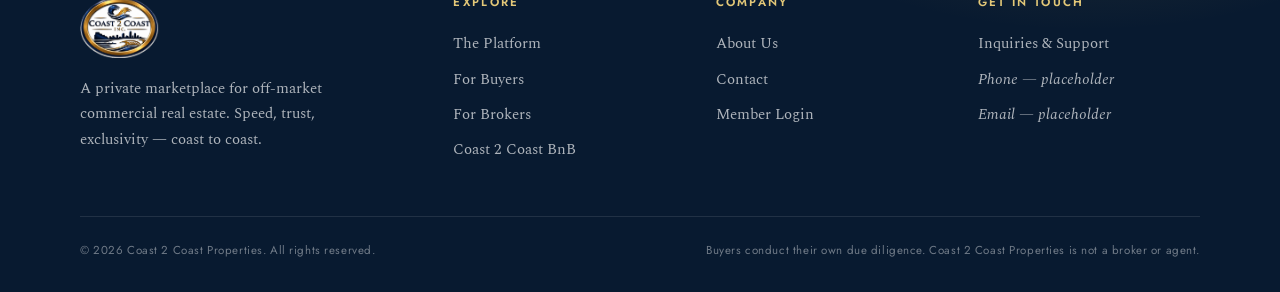
<file: contact.html>
<!DOCTYPE html>
<html lang="en">
<head>
<meta charset="UTF-8">
<meta name="viewport" content="width=device-width, initial-scale=1.0">
<title>Contact — Coast 2 Coast Properties</title>
<meta name="description" content="Buyer, broker, or property owner — tell us who you are and what you are looking for. Every inquiry is reviewed by our team.">
<script>document.documentElement.className+=' js';</script>
<link rel="preconnect" href="https://fonts.googleapis.com">
<link rel="preconnect" href="https://fonts.gstatic.com" crossorigin>
<link href="https://fonts.googleapis.com/css2?family=Cormorant+Garamond:ital,wght@0,500;0,600;0,700;1,500;1,600&family=Spectral:ital,wght@0,400;0,500;0,600;1,400&family=Jost:wght@400;500;600&display=swap" rel="stylesheet">
<link rel="stylesheet" href="css/base.css">
<link rel="stylesheet" href="css/home.css">
<link rel="stylesheet" href="css/pages.css">
<link rel="icon" href="assets/img/logo.png">
</head>
<body>
<header class="header" id="header">
  <div class="header__in">
    <a class="brand" href="index.html" aria-label="Coast 2 Coast Properties — home">
      <img src="assets/img/logo.png" alt="">
      <span><span class="brand__name">Coast 2 Coast</span><span class="brand__sub">Properties</span></span>
    </a>
    <nav class="nav" id="nav" aria-label="Primary">
      <a href="index.html">Home</a>
      <a href="platform.html">The Platform</a>
      <a href="buyers.html">Buyers</a>
      <a href="brokers.html">Brokers</a>
      <a href="bnb.html">BnB</a>
      <a href="about.html">About</a>
      <a href="contact.html" class="active">Contact</a>
    </nav>
    <div class="nav-cta">
      <a href="https://coast2coast.thedealfloor.com" class="btn btn-gold btn-sm">Login</a>
      <button class="burger" id="burger" aria-label="Menu" aria-expanded="false"><span></span><span></span><span></span></button>
    </div>
  </div>
</header>
<section class="page-hero grain">
  <canvas id="floor-canvas" aria-hidden="true"></canvas>
  <div class="page-hero__scrim"></div>
  <div class="wrap">
    <p class="breadcrumb"><a href="index.html">Home</a><span class="sep">/</span>Contact</p>
    <p class="eyebrow eyebrow--light reveal" style="margin-top:18px">Get In Touch</p>
    <h1 class="reveal" style="--d:120ms">Start the conversation.</h1>
    <p class="lede reveal" style="--d:240ms">Buyer, broker, or property owner — tell us who you are and what you're looking for. Inquiries are reviewed by our team, and every member is vetted before access.</p>
  </div>
</section>
<section class="section">
  <div class="wrap">
    <div class="contact-grid">
      <div class="reveal">
        <p class="eyebrow">Send an Inquiry</p>
        <span class="rule"></span>
        <h2 style="margin:6px 0 22px">Tell us a little about you.</h2>
        <form class="form" id="contactForm">
          <div class="row2">
            <div class="field"><label for="name">Full Name</label><input id="name" name="name" type="text" placeholder="Jane Investor" required></div>
            <div class="field"><label for="email">Email</label><input id="email" name="email" type="email" placeholder="jane@capital.com" required></div>
          </div>
          <div class="field"><label for="role">I am a…</label><select id="role" name="role"><option>Buyer</option><option>Broker / Seller</option><option>Property Owner</option><option>Connector</option></select></div>
          <div class="field"><label for="msg">What are you looking for?</label><textarea id="msg" name="msg" rows="5" placeholder="Geography, asset class, typical deal size, timeline…"></textarea></div>
          <div><button type="submit" class="btn btn-gold">Submit Inquiry <span class="ar">&rarr;</span></button></div>
          <p class="form__note">By submitting, you agree to be contacted about Coast 2 Coast Properties. Access requires a signed NCNDA.</p>
        </form>
      </div>
      <div class="vstack reveal" style="--d:120ms">
        <div class="icard accent"><h3>Already a member?</h3><p style="color:var(--muted);margin-bottom:20px">Head straight to the platform to view your matched deals and submit offers.</p><a href="https://coast2coast.thedealfloor.com" class="btn btn-navy">Login to the Platform <span class="ar">&rarr;</span></a></div>
        <div class="icard"><h3>Direct lines</h3><div class="line"><div class="k">Phone</div><div class="v">Placeholder — add direct line</div></div><div class="line"><div class="k">Email</div><div class="v">Placeholder — add inbox</div></div></div>
      </div>
    </div>
  </div>
</section>
<footer class="footer">
  <div class="wrap footer__in">
    <div class="footer__cols">
      <div>
        <img src="assets/img/logo_transparent.png" alt="Coast 2 Coast Properties">
        <p style="max-width:34ch;font-size:.96rem">A private marketplace for off-market commercial real estate. Speed, trust, exclusivity — coast to coast.</p>
      </div>
      <div><h4>Explore</h4><a href="platform.html">The Platform</a><a href="buyers.html">For Buyers</a><a href="brokers.html">For Brokers</a><a href="bnb.html">Coast 2 Coast BnB</a></div>
      <div><h4>Company</h4><a href="about.html">About Us</a><a href="contact.html">Contact</a><a href="https://coast2coast.thedealfloor.com">Member Login</a></div>
      <div><h4>Get In Touch</h4><a href="contact.html">Inquiries &amp; Support</a><a href="#"><em>Phone — placeholder</em></a><a href="#"><em>Email — placeholder</em></a></div>
    </div>
    <div class="footer__fine">
      <span>&copy; 2026 Coast 2 Coast Properties. All rights reserved.</span>
      <span>Buyers conduct their own due diligence. Coast 2 Coast Properties is not a broker or agent.</span>
    </div>
  </div>
</footer>
<script src="js/deal-floor.js" defer></script>
<script src="js/main.js" defer></script>
<script>
(function(){var f=document.getElementById('contactForm');if(!f)return;f.addEventListener('submit',function(e){e.preventDefault();f.innerHTML='<div class="formsent"><p class="eyebrow">Inquiry Received</p><span class="rule"></span><h3 style="margin:6px 0 10px">Thank you — your inquiry is in.</h3><p style="color:var(--muted)">Our team reviews every inquiry personally. We will be in touch shortly to confirm next steps and access.</p></div>';});})();
</script>
</body>
</html>
</file>
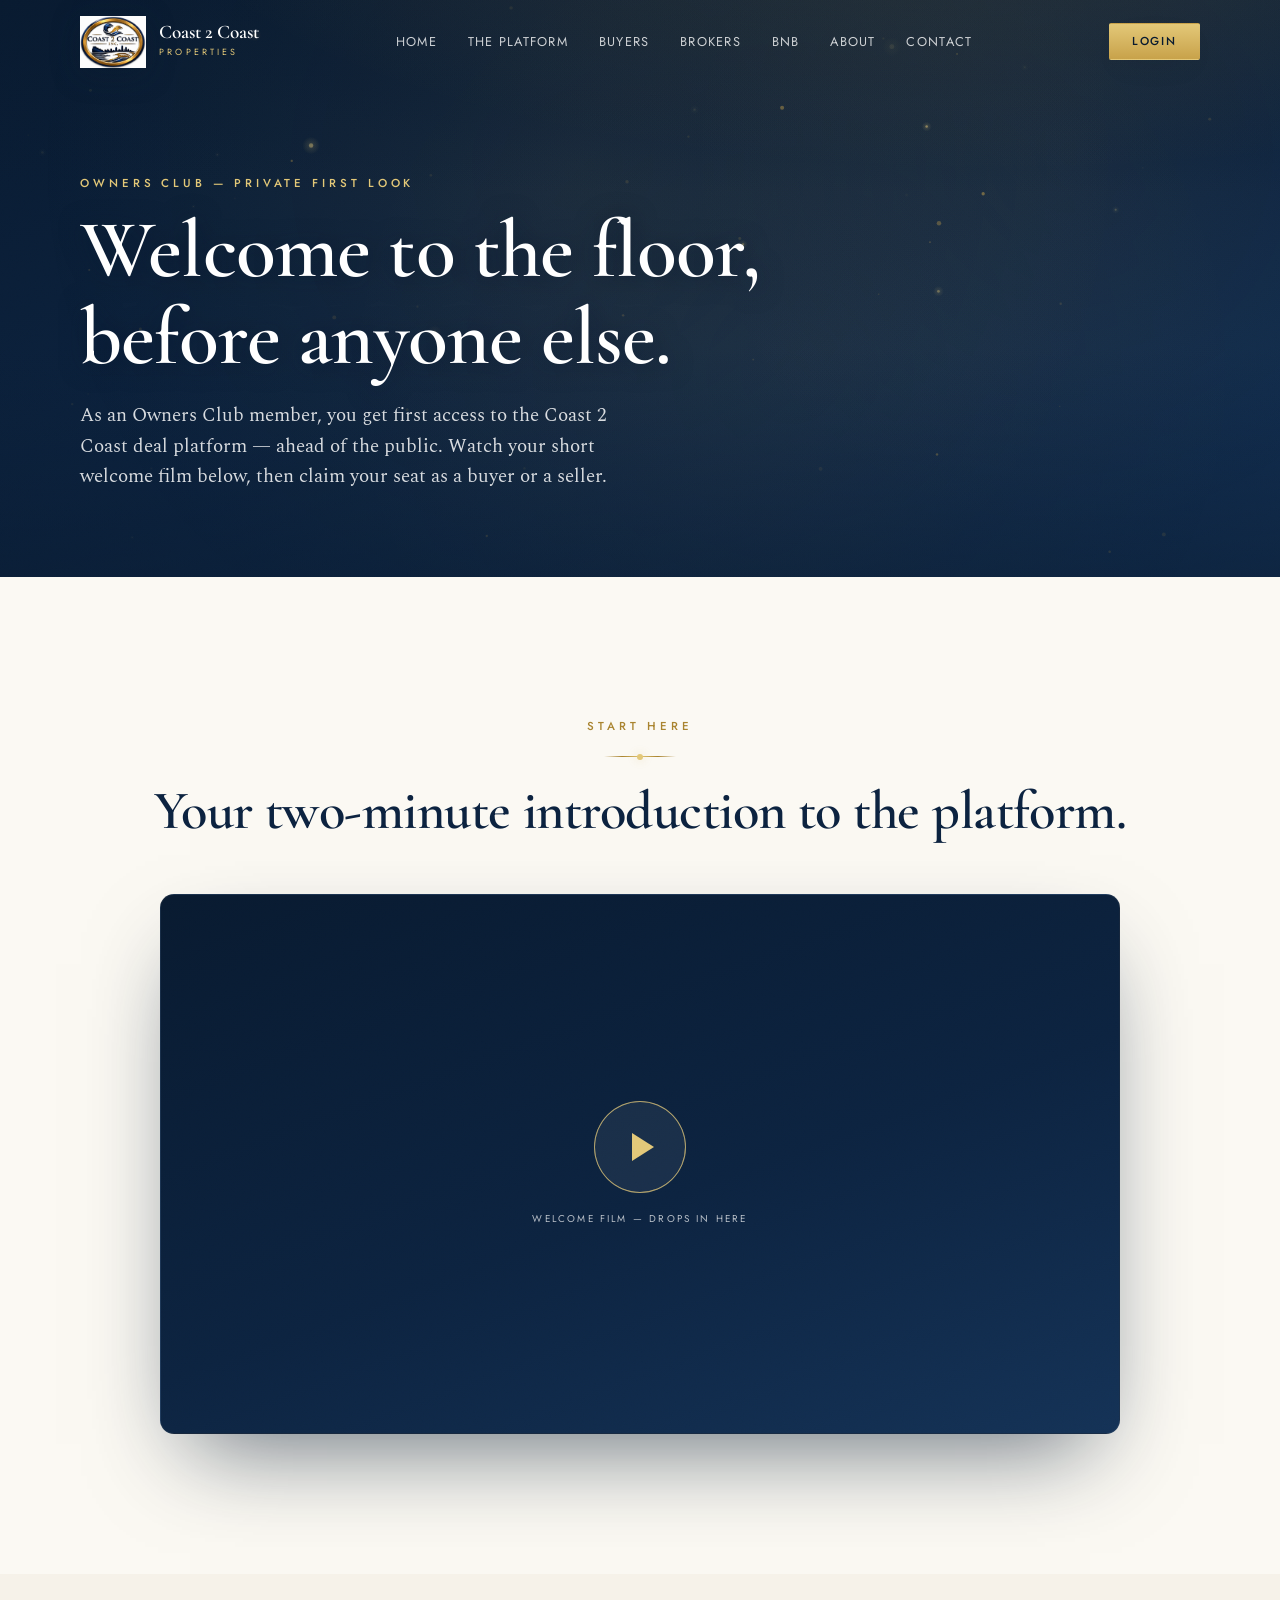
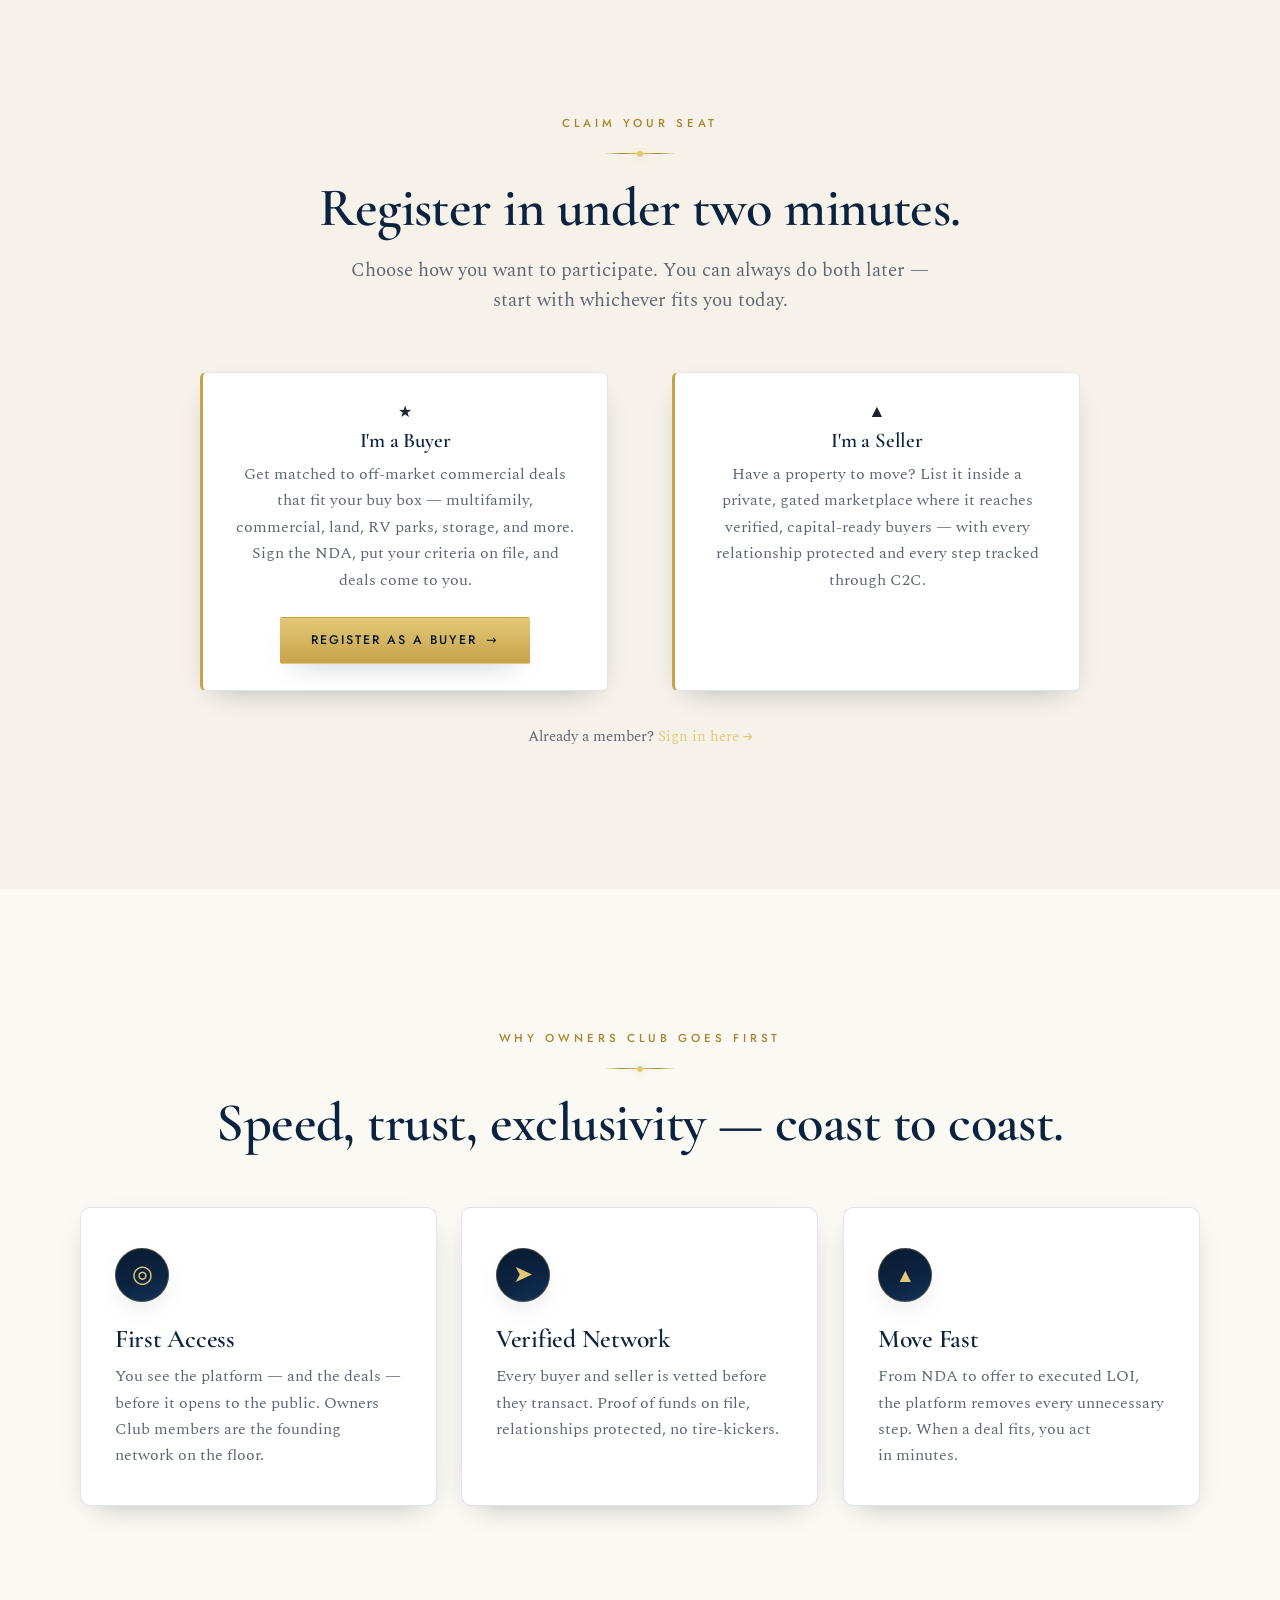
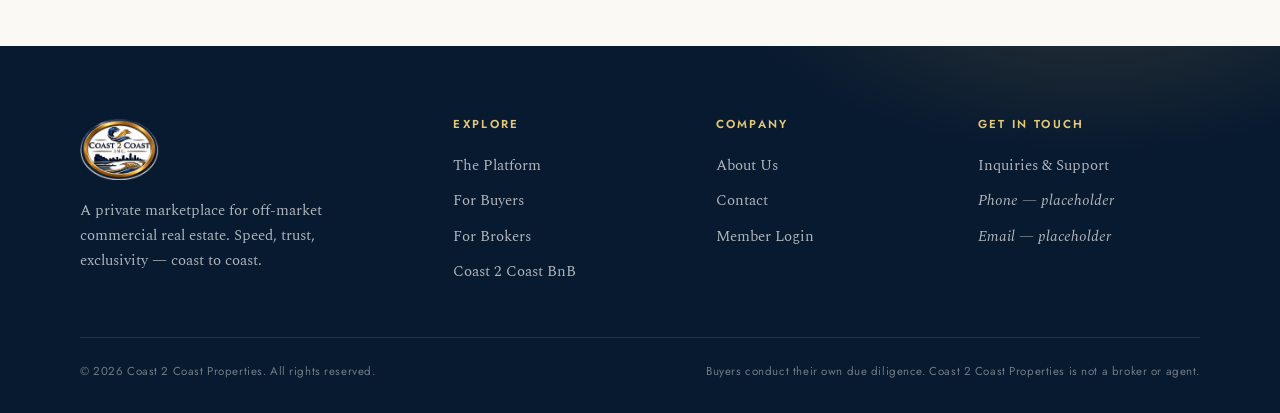
<file: oc.html>
<!DOCTYPE html>
<html lang="en">
<head>
<meta charset="UTF-8">
<meta name="viewport" content="width=device-width, initial-scale=1.0">
<title>Owners Club — Coast 2 Coast Properties</title>
<meta name="description" content="An exclusive first look at the Coast 2 Coast deal platform for Owners Club members. Watch your welcome film, then register as a buyer or seller.">
<meta name="robots" content="noindex,follow">
<script>document.documentElement.className+=' js';</script>
<link rel="preconnect" href="https://fonts.googleapis.com">
<link rel="preconnect" href="https://fonts.gstatic.com" crossorigin>
<link href="https://fonts.googleapis.com/css2?family=Cormorant+Garamond:ital,wght@0,500;0,600;0,700;1,500;1,600&family=Spectral:ital,wght@0,400;0,500;0,600;1,400&family=Jost:wght@400;500;600&display=swap" rel="stylesheet">
<link rel="stylesheet" href="css/base.css">
<link rel="stylesheet" href="css/home.css">
<link rel="stylesheet" href="css/pages.css">
<link rel="icon" href="assets/img/logo.png">
</head>
<body>
<header class="header" id="header">
  <div class="header__in">
    <a class="brand" href="index.html" aria-label="Coast 2 Coast Properties — home">
      <img src="assets/img/logo.png" alt="">
      <span><span class="brand__name">Coast 2 Coast</span><span class="brand__sub">Properties</span></span>
    </a>
    <nav class="nav" id="nav" aria-label="Primary">
      <a href="index.html">Home</a>
      <a href="platform.html">The Platform</a>
      <a href="buyers.html">Buyers</a>
      <a href="brokers.html">Brokers</a>
      <a href="bnb.html">BnB</a>
      <a href="about.html">About</a>
      <a href="contact.html">Contact</a>
    </nav>
    <div class="nav-cta">
      <a href="https://coast2coast.thedealfloor.com" class="btn btn-gold btn-sm">Login</a>
      <button class="burger" id="burger" aria-label="Menu" aria-expanded="false"><span></span><span></span><span></span></button>
    </div>
  </div>
</header>

<section class="page-hero grain">
  <canvas id="floor-canvas" aria-hidden="true"></canvas>
  <div class="page-hero__scrim"></div>
  <div class="wrap">
    <p class="eyebrow eyebrow--light reveal" style="margin-top:18px">Owners Club &mdash; Private First Look</p>
    <h1 class="reveal" style="--d:120ms">Welcome to the floor,<br>before anyone else.</h1>
    <p class="lede reveal" style="--d:240ms">As an Owners Club member, you get first access to the Coast 2 Coast deal platform &mdash; ahead of the public. Watch your short welcome film below, then claim your seat as a buyer or a seller.</p>
  </div>
</section>

<!-- ============ WELCOME VIDEO ============ -->
<section class="section">
  <div class="wrap">
    <div class="kicker center reveal">
      <p class="eyebrow">Start Here</p>
      <span class="rule rule--center"></span>
      <h2>Your two-minute introduction to the platform.</h2>
    </div>

    <!-- VIDEO: native .video component. To go live, replace the .video__ph
         block below with an <iframe>/<video> — see comment after this block. -->
    <div class="video grain reveal" id="oc-video">
      <div class="video__ph">
        <button class="play" aria-label="Play welcome film (coming soon)"><span class="tri"></span></button>
        <span class="label">Welcome Film &mdash; Drops In Here</span>
      </div>
    </div>
    <!--
      WHEN THE VIDEO IS READY, swap the inner .video__ph for one of:

      YouTube:
      <iframe src="https://www.youtube.com/embed/VIDEO_ID?rel=0&modestbranding=1"
              style="position:absolute;inset:0;width:100%;height:100%;border:0"
              allow="autoplay;fullscreen;picture-in-picture" allowfullscreen></iframe>

      Vimeo:
      <iframe src="https://player.vimeo.com/video/VIDEO_ID?title=0&byline=0&portrait=0"
              style="position:absolute;inset:0;width:100%;height:100%;border:0"
              allow="autoplay;fullscreen;picture-in-picture" allowfullscreen></iframe>

      Self-hosted (uploaded to the site, e.g. assets/video/oc-welcome.mp4):
      <video controls poster="assets/img/oc-poster.jpg"
             style="position:absolute;inset:0;width:100%;height:100%;object-fit:cover">
        <source src="assets/video/oc-welcome.mp4" type="video/mp4">
      </video>
    -->
  </div>
</section>

<!-- ============ REGISTER — BUYER / SELLER ============ -->
<section class="section section--tint">
  <div class="wrap">
    <div class="kicker center reveal">
      <p class="eyebrow">Claim Your Seat</p>
      <span class="rule rule--center"></span>
      <h2>Register in under two minutes.</h2>
      <p class="lede head--center">Choose how you want to participate. You can always do both later &mdash; start with whichever fits you today.</p>
    </div>

    <div class="cols2" style="max-width:880px;margin:54px auto 0">
      <div class="vcard reveal" style="--d:80ms;text-align:center">
        <div class="medallion" style="margin:0 auto 4px">&#9733;</div>
        <h3>I'm a Buyer</h3>
        <p>Get matched to off-market commercial deals that fit your buy box &mdash; multifamily, commercial, land, RV parks, storage, and more. Sign the NDA, put your criteria on file, and deals come to you.</p>
        <div style="margin-top:24px">
          <a href="https://coast2coast.thedealfloor.com/sign-up?role=buyer&src=oc" class="btn btn-gold">Register as a Buyer <span class="ar">&rarr;</span></a>
        </div>
      </div>

      <div class="vcard reveal" style="--d:180ms;text-align:center">
        <div class="medallion" style="margin:0 auto 4px">&#9650;</div>
        <h3>I'm a Seller</h3>
        <p>Have a property to move? List it inside a private, gated marketplace where it reaches verified, capital-ready buyers &mdash; with every relationship protected and every step tracked through C2C.</p>
        <div style="margin-top:24px">
          <a href="https://coast2coast.thedealfloor.com/sign-up?role=seller&src=oc" class="btn btn-ghost">Register as a Seller</a>
        </div>
      </div>
    </div>

    <p class="reveal" style="text-align:center;margin-top:34px;color:var(--muted);font-size:.96rem">
      Already a member? <a href="https://coast2coast.thedealfloor.com" style="color:var(--gold-300)">Sign in here &rarr;</a>
    </p>
  </div>
</section>

<!-- ============ WHY ============ -->
<section class="section">
  <div class="wrap">
    <div class="kicker center reveal">
      <p class="eyebrow">Why Owners Club Goes First</p>
      <span class="rule rule--center"></span>
      <h2>Speed, trust, exclusivity &mdash; coast to coast.</h2>
    </div>
    <div class="features">
      <article class="feature reveal" style="--d:80ms"><div class="medallion">&#9678;</div><h3>First Access</h3><p>You see the platform &mdash; and the deals &mdash; before it opens to the public. Owners Club members are the founding network on the floor.</p></article>
      <article class="feature reveal" style="--d:170ms"><div class="medallion">&#10148;</div><h3>Verified Network</h3><p>Every buyer and seller is vetted before they transact. Proof of funds on file, relationships protected, no tire-kickers.</p></article>
      <article class="feature reveal" style="--d:260ms"><div class="medallion">&#9650;</div><h3>Move Fast</h3><p>From NDA to offer to executed LOI, the platform removes every unnecessary step. When a deal fits, you act in minutes.</p></article>
    </div>
  </div>
</section>

<footer class="footer">
  <div class="wrap footer__in">
    <div class="footer__cols">
      <div>
        <img src="assets/img/logo_transparent.png" alt="Coast 2 Coast Properties">
        <p style="max-width:34ch;font-size:.96rem">A private marketplace for off-market commercial real estate. Speed, trust, exclusivity — coast to coast.</p>
      </div>
      <div><h4>Explore</h4><a href="platform.html">The Platform</a><a href="buyers.html">For Buyers</a><a href="brokers.html">For Brokers</a><a href="bnb.html">Coast 2 Coast BnB</a></div>
      <div><h4>Company</h4><a href="about.html">About Us</a><a href="contact.html">Contact</a><a href="https://coast2coast.thedealfloor.com">Member Login</a></div>
      <div><h4>Get In Touch</h4><a href="contact.html">Inquiries &amp; Support</a><a href="#"><em>Phone — placeholder</em></a><a href="#"><em>Email — placeholder</em></a></div>
    </div>
    <div class="footer__fine">
      <span>&copy; 2026 Coast 2 Coast Properties. All rights reserved.</span>
      <span>Buyers conduct their own due diligence. Coast 2 Coast Properties is not a broker or agent.</span>
    </div>
  </div>
</footer>
<script src="js/deal-floor.js" defer></script>
<script src="js/main.js" defer></script>
</body>
</html>
</file>
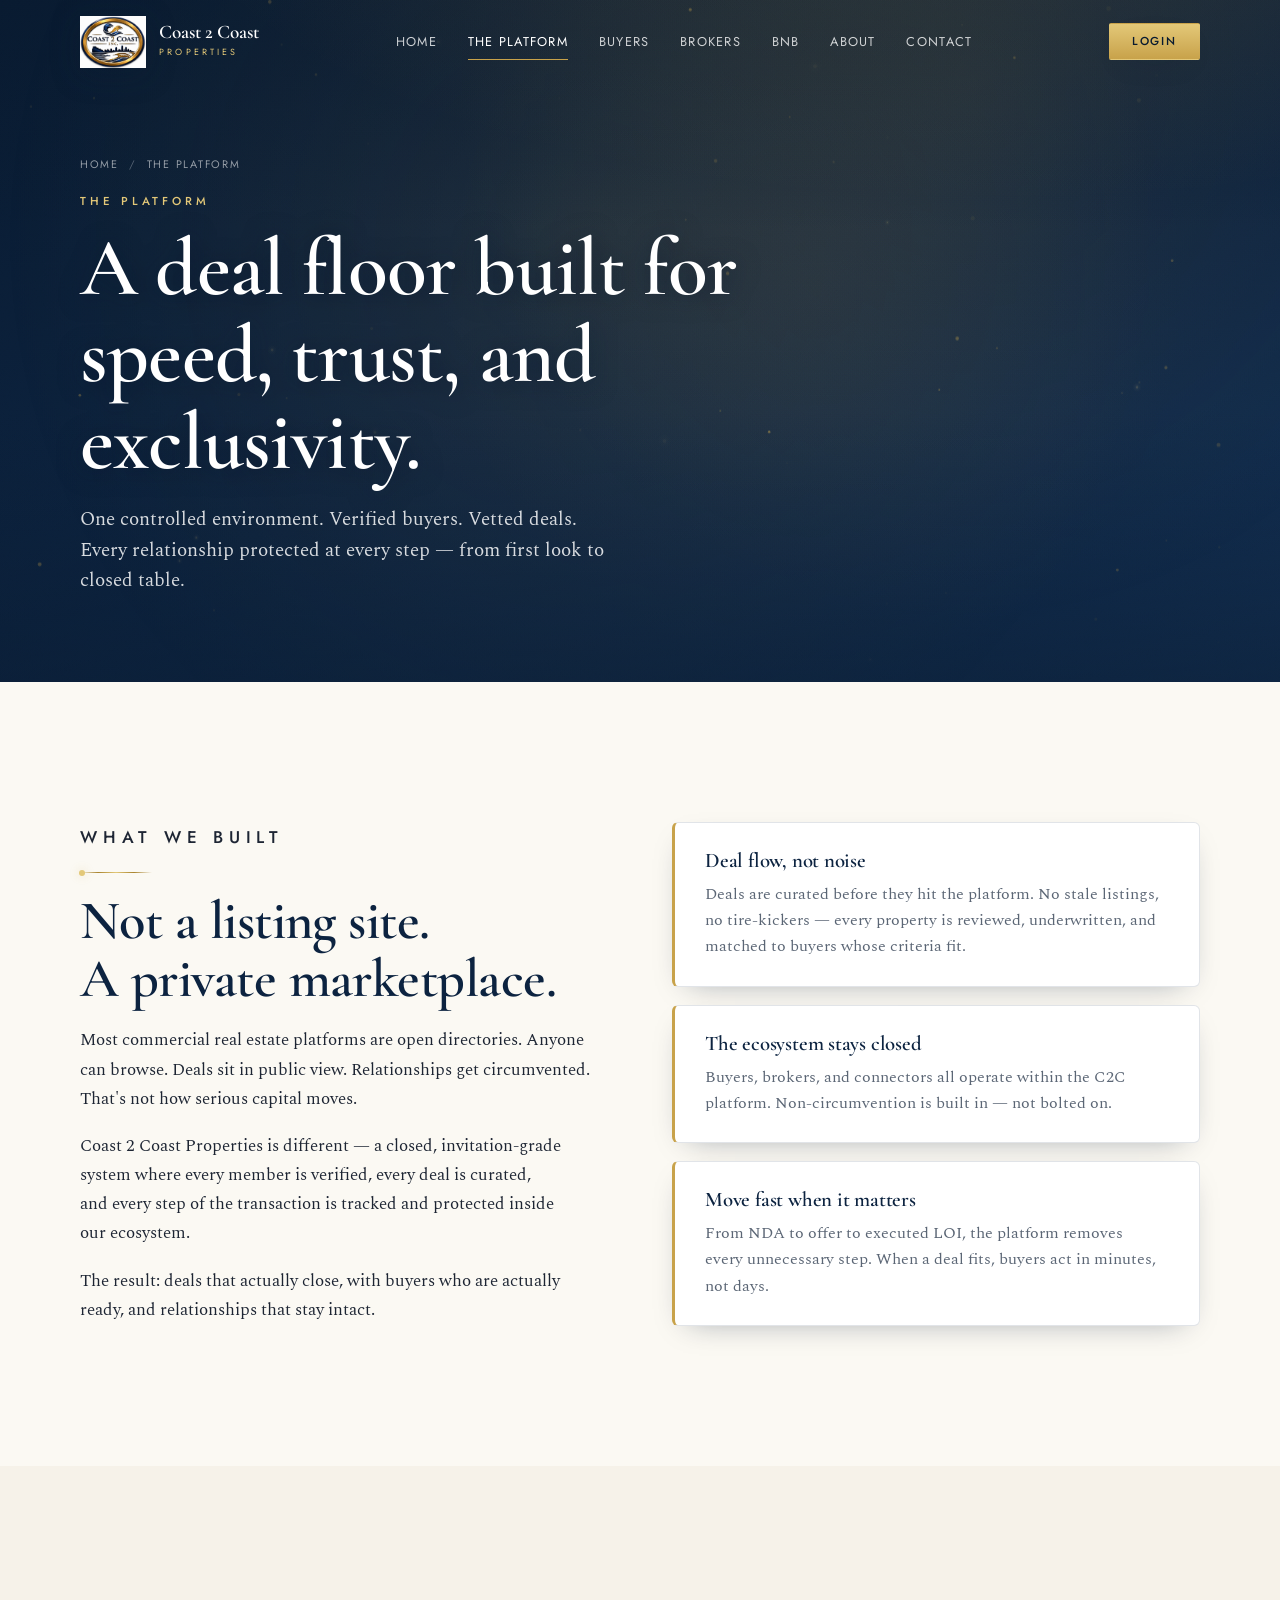
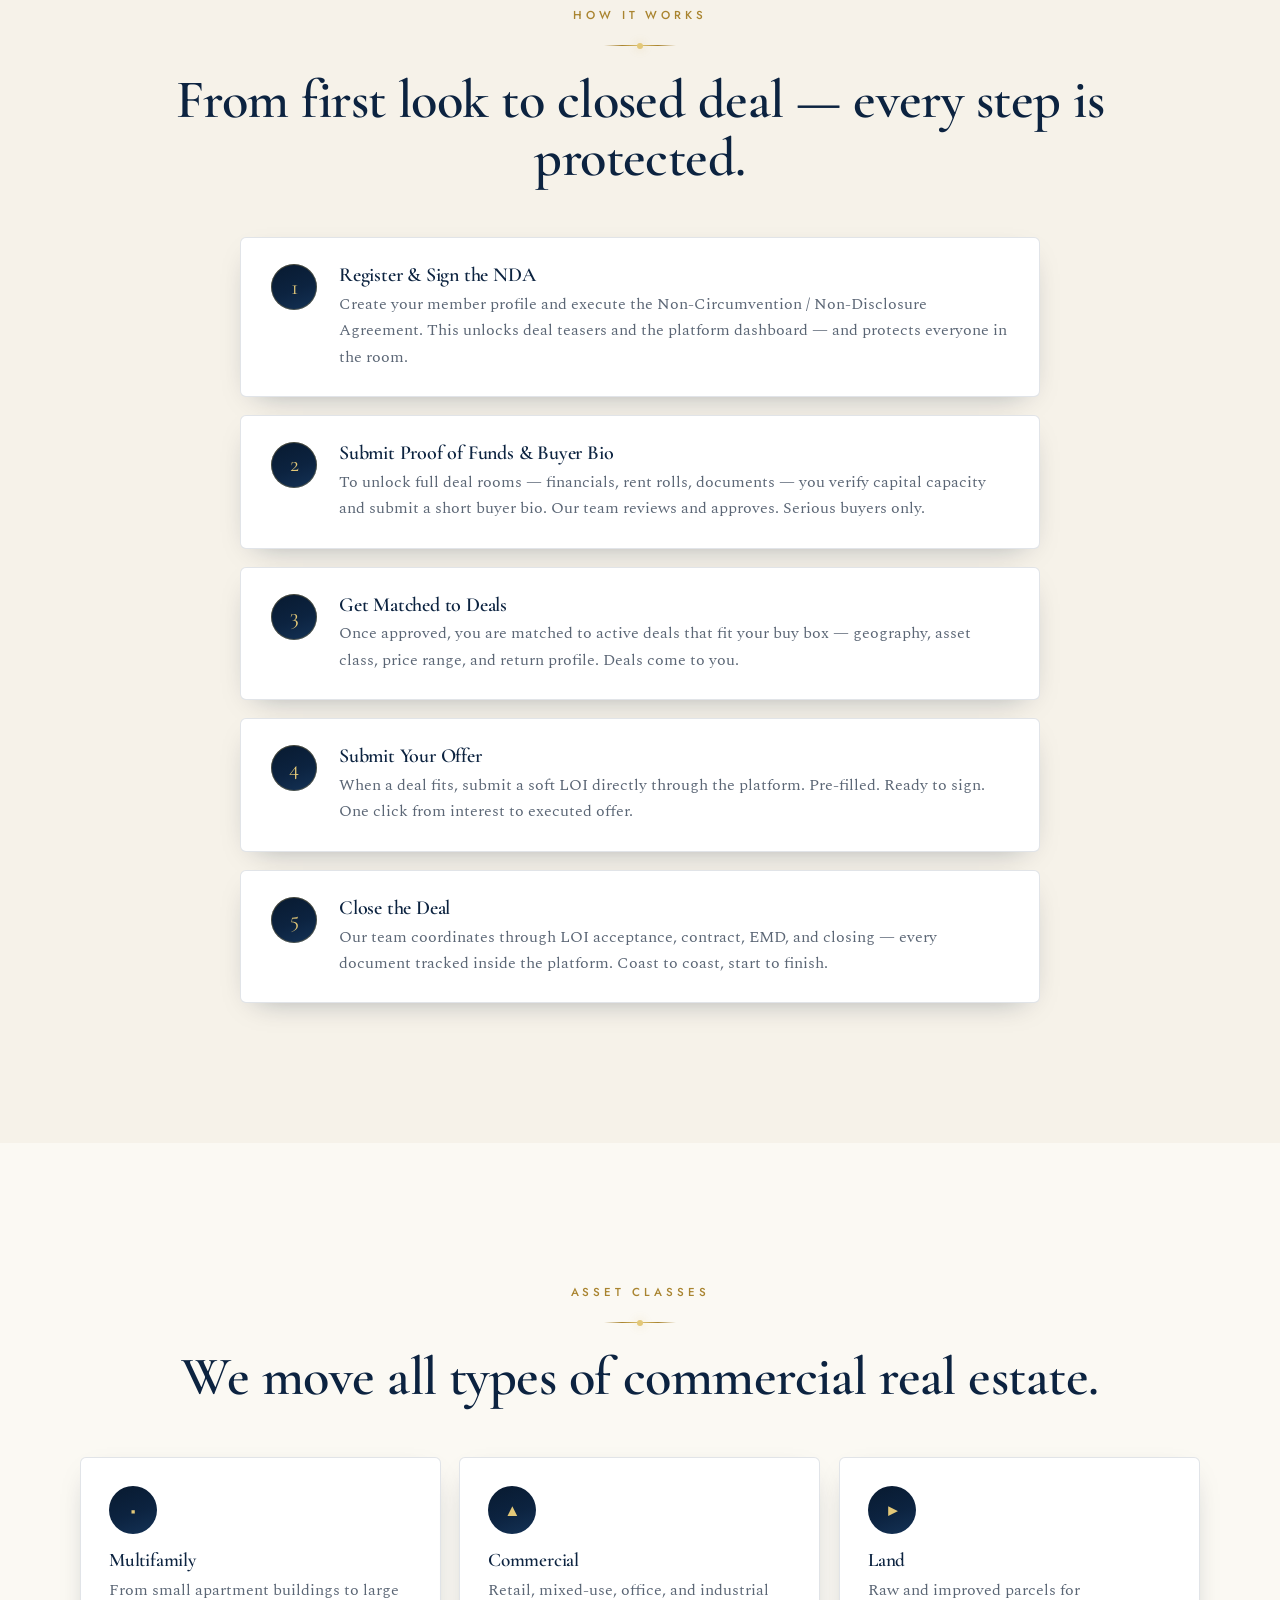
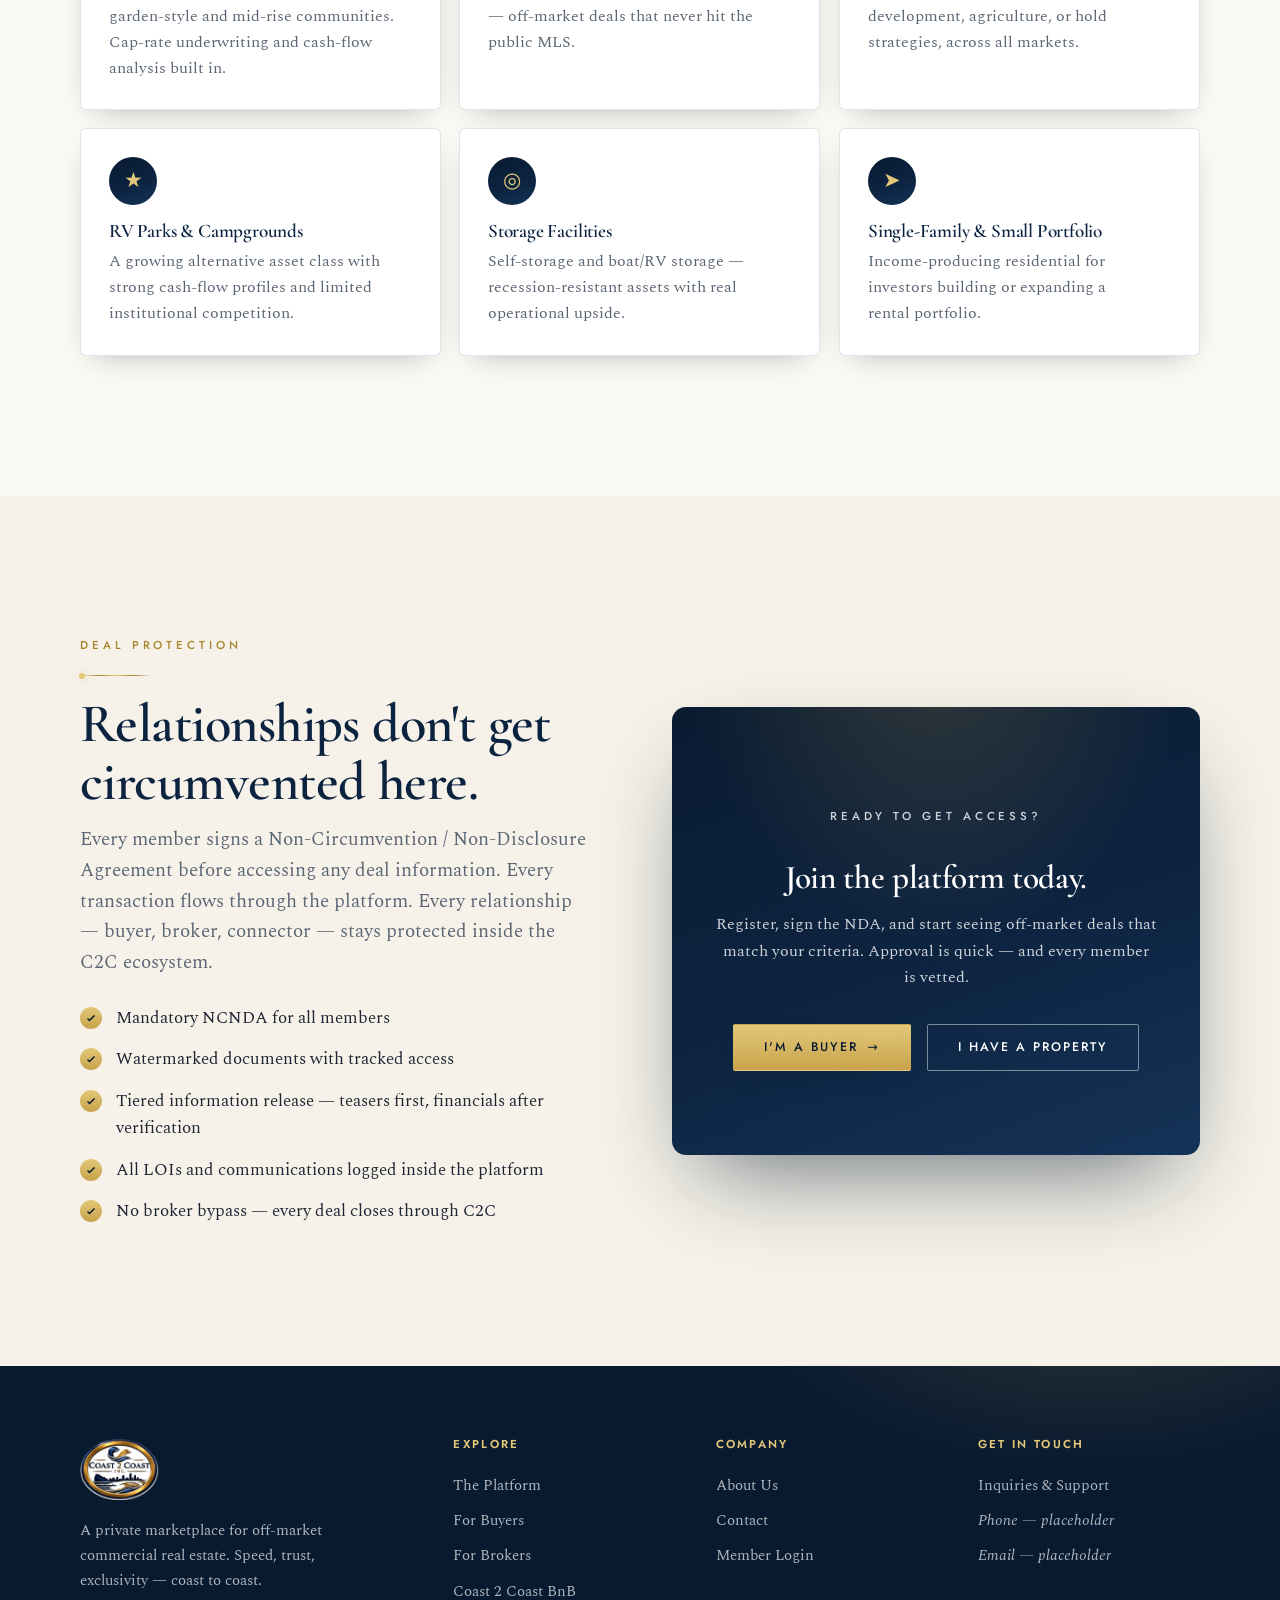
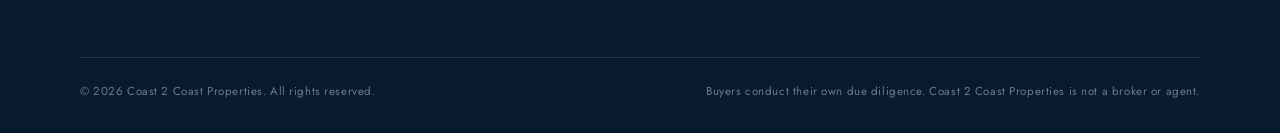
<file: platform.html>
<!DOCTYPE html>
<html lang="en">
<head>
<meta charset="UTF-8">
<meta name="viewport" content="width=device-width, initial-scale=1.0">
<title>The Platform — Coast 2 Coast Properties</title>
<meta name="description" content="A controlled, gated deal environment where off-market commercial real estate flows directly to buyers ready to close.">
<script>document.documentElement.className+=' js';</script>
<link rel="preconnect" href="https://fonts.googleapis.com">
<link rel="preconnect" href="https://fonts.gstatic.com" crossorigin>
<link href="https://fonts.googleapis.com/css2?family=Cormorant+Garamond:ital,wght@0,500;0,600;0,700;1,500;1,600&family=Spectral:ital,wght@0,400;0,500;0,600;1,400&family=Jost:wght@400;500;600&display=swap" rel="stylesheet">
<link rel="stylesheet" href="css/base.css">
<link rel="stylesheet" href="css/home.css">
<link rel="stylesheet" href="css/pages.css">
<link rel="icon" href="assets/img/logo.png">
</head>
<body>
<header class="header" id="header">
  <div class="header__in">
    <a class="brand" href="index.html" aria-label="Coast 2 Coast Properties — home">
      <img src="assets/img/logo.png" alt="">
      <span><span class="brand__name">Coast 2 Coast</span><span class="brand__sub">Properties</span></span>
    </a>
    <nav class="nav" id="nav" aria-label="Primary">
      <a href="index.html">Home</a>
      <a href="platform.html" class="active">The Platform</a>
      <a href="buyers.html">Buyers</a>
      <a href="brokers.html">Brokers</a>
      <a href="bnb.html">BnB</a>
      <a href="about.html">About</a>
      <a href="contact.html">Contact</a>
    </nav>
    <div class="nav-cta">
      <a href="https://coast2coast.thedealfloor.com" class="btn btn-gold btn-sm">Login</a>
      <button class="burger" id="burger" aria-label="Menu" aria-expanded="false"><span></span><span></span><span></span></button>
    </div>
  </div>
</header>
<section class="page-hero grain">
  <canvas id="floor-canvas" aria-hidden="true"></canvas>
  <div class="page-hero__scrim"></div>
  <div class="wrap">
    <p class="breadcrumb"><a href="index.html">Home</a><span class="sep">/</span>The Platform</p>
    <p class="eyebrow eyebrow--light reveal" style="margin-top:18px">The Platform</p>
    <h1 class="reveal" style="--d:120ms">A deal floor built for<br>speed, trust, and exclusivity.</h1>
    <p class="lede reveal" style="--d:240ms">One controlled environment. Verified buyers. Vetted deals. Every relationship protected at every step — from first look to closed table.</p>
  </div>
</section>
<section class="section">
  <div class="wrap">
    <div class="cols2">
      <div class="prose reveal">
        <p class="eyebrow">What We Built</p>
        <span class="rule"></span>
        <h2 style="margin:6px 0 18px">Not a listing site.<br>A private marketplace.</h2>
        <p>Most commercial real estate platforms are open directories. Anyone can browse. Deals sit in public view. Relationships get circumvented. That's not how serious capital moves.</p>
        <p>Coast 2 Coast Properties is different — a closed, invitation-grade system where every member is verified, every deal is curated, and every step of the transaction is tracked and protected inside our ecosystem.</p>
        <p>The result: deals that actually close, with buyers who are actually ready, and relationships that stay intact.</p>
      </div>
      <div class="vstack reveal" style="--d:120ms">
        <div class="vcard"><h3>Deal flow, not noise</h3><p>Deals are curated before they hit the platform. No stale listings, no tire-kickers — every property is reviewed, underwritten, and matched to buyers whose criteria fit.</p></div>
        <div class="vcard"><h3>The ecosystem stays closed</h3><p>Buyers, brokers, and connectors all operate within the C2C platform. Non-circumvention is built in — not bolted on.</p></div>
        <div class="vcard"><h3>Move fast when it matters</h3><p>From NDA to offer to executed LOI, the platform removes every unnecessary step. When a deal fits, buyers act in minutes, not days.</p></div>
      </div>
    </div>
  </div>
</section>
<section class="section section--tint">
  <div class="wrap">
    <div class="kicker center reveal">
      <p class="eyebrow">How It Works</p>
      <span class="rule rule--center"></span>
      <h2>From first look to closed deal — every step is protected.</h2>
    </div><div class="steps reveal" style="max-width:800px;margin:50px auto 0">
      <div class="step"><div class="step__n">1</div><div><h3>Register & Sign the NDA</h3><p>Create your member profile and execute the Non-Circumvention / Non-Disclosure Agreement. This unlocks deal teasers and the platform dashboard — and protects everyone in the room.</p></div></div>
      <div class="step"><div class="step__n">2</div><div><h3>Submit Proof of Funds & Buyer Bio</h3><p>To unlock full deal rooms — financials, rent rolls, documents — you verify capital capacity and submit a short buyer bio. Our team reviews and approves. Serious buyers only.</p></div></div>
      <div class="step"><div class="step__n">3</div><div><h3>Get Matched to Deals</h3><p>Once approved, you are matched to active deals that fit your buy box — geography, asset class, price range, and return profile. Deals come to you.</p></div></div>
      <div class="step"><div class="step__n">4</div><div><h3>Submit Your Offer</h3><p>When a deal fits, submit a soft LOI directly through the platform. Pre-filled. Ready to sign. One click from interest to executed offer.</p></div></div>
      <div class="step"><div class="step__n">5</div><div><h3>Close the Deal</h3><p>Our team coordinates through LOI acceptance, contract, EMD, and closing — every document tracked inside the platform. Coast to coast, start to finish.</p></div></div>
    </div>
  </div>
</section>
<section class="section">
  <div class="wrap">
    <div class="kicker center reveal">
      <p class="eyebrow">Asset Classes</p>
      <span class="rule rule--center"></span>
      <h2>We move all types of commercial real estate.</h2>
    </div><div class="assets">
      <div class="asset reveal" style="--d:80ms"><div class="ic">&#9632;</div><h3>Multifamily</h3><p>From small apartment buildings to large garden-style and mid-rise communities. Cap-rate underwriting and cash-flow analysis built in.</p></div>
      <div class="asset reveal" style="--d:140ms"><div class="ic">&#9650;</div><h3>Commercial</h3><p>Retail, mixed-use, office, and industrial — off-market deals that never hit the public MLS.</p></div>
      <div class="asset reveal" style="--d:200ms"><div class="ic">&#9654;</div><h3>Land</h3><p>Raw and improved parcels for development, agriculture, or hold strategies, across all markets.</p></div>
      <div class="asset reveal" style="--d:260ms"><div class="ic">&#9733;</div><h3>RV Parks & Campgrounds</h3><p>A growing alternative asset class with strong cash-flow profiles and limited institutional competition.</p></div>
      <div class="asset reveal" style="--d:320ms"><div class="ic">&#9678;</div><h3>Storage Facilities</h3><p>Self-storage and boat/RV storage — recession-resistant assets with real operational upside.</p></div>
      <div class="asset reveal" style="--d:380ms"><div class="ic">&#10148;</div><h3>Single-Family & Small Portfolio</h3><p>Income-producing residential for investors building or expanding a rental portfolio.</p></div>
    </div>
  </div>
</section>
<section class="section section--tint">
  <div class="wrap">
    <div class="cols2">
      <div class="reveal">
        <p class="eyebrow">Deal Protection</p>
        <span class="rule"></span>
        <h2 style="margin:6px 0 14px">Relationships don't get circumvented here.</h2>
        <p class="lede">Every member signs a Non-Circumvention / Non-Disclosure Agreement before accessing any deal information. Every transaction flows through the platform. Every relationship — buyer, broker, connector — stays protected inside the C2C ecosystem.</p>
        <ul class="checks">
          <li><span class="mk"><svg viewBox="0 0 24 24" fill="none" stroke="currentColor" stroke-width="3"><path d="M5 13l4 4L19 7"/></svg></span>Mandatory NCNDA for all members</li>
          <li><span class="mk"><svg viewBox="0 0 24 24" fill="none" stroke="currentColor" stroke-width="3"><path d="M5 13l4 4L19 7"/></svg></span>Watermarked documents with tracked access</li>
          <li><span class="mk"><svg viewBox="0 0 24 24" fill="none" stroke="currentColor" stroke-width="3"><path d="M5 13l4 4L19 7"/></svg></span>Tiered information release — teasers first, financials after verification</li>
          <li><span class="mk"><svg viewBox="0 0 24 24" fill="none" stroke="currentColor" stroke-width="3"><path d="M5 13l4 4L19 7"/></svg></span>All LOIs and communications logged inside the platform</li>
          <li><span class="mk"><svg viewBox="0 0 24 24" fill="none" stroke="currentColor" stroke-width="3"><path d="M5 13l4 4L19 7"/></svg></span>No broker bypass — every deal closes through C2C</li>
        </ul>
      </div>
      <div class="cta grain reveal" style="--d:120ms;border-radius:var(--r-xl)">
        <div class="cta__halo"></div>
        <div class="cta__in">
          <p class="eyebrow eyebrow--light" style="display:flex;justify-content:center">Ready to get access?</p>
          <h2 style="margin-top:12px;font-size:clamp(1.7rem,2.6vw,2.2rem)">Join the platform today.</h2>
          <p>Register, sign the NDA, and start seeing off-market deals that match your criteria. Approval is quick — and every member is vetted.</p>
          <div class="cta__cta"><a href="buyers.html" class="btn btn-gold">I'm a Buyer <span class="ar">&rarr;</span></a><a href="brokers.html" class="btn btn-ghost">I Have a Property</a></div>
        </div>
      </div>
    </div>
  </div>
</section>
<footer class="footer">
  <div class="wrap footer__in">
    <div class="footer__cols">
      <div>
        <img src="assets/img/logo_transparent.png" alt="Coast 2 Coast Properties">
        <p style="max-width:34ch;font-size:.96rem">A private marketplace for off-market commercial real estate. Speed, trust, exclusivity — coast to coast.</p>
      </div>
      <div><h4>Explore</h4><a href="platform.html">The Platform</a><a href="buyers.html">For Buyers</a><a href="brokers.html">For Brokers</a><a href="bnb.html">Coast 2 Coast BnB</a></div>
      <div><h4>Company</h4><a href="about.html">About Us</a><a href="contact.html">Contact</a><a href="https://coast2coast.thedealfloor.com">Member Login</a></div>
      <div><h4>Get In Touch</h4><a href="contact.html">Inquiries &amp; Support</a><a href="#"><em>Phone — placeholder</em></a><a href="#"><em>Email — placeholder</em></a></div>
    </div>
    <div class="footer__fine">
      <span>&copy; 2026 Coast 2 Coast Properties. All rights reserved.</span>
      <span>Buyers conduct their own due diligence. Coast 2 Coast Properties is not a broker or agent.</span>
    </div>
  </div>
</footer>
<script src="js/deal-floor.js" defer></script>
<script src="js/main.js" defer></script>
</body>
</html>
</file>
<file: css/base.css>
/* ============================================================
   Coast 2 Coast Properties — Foundation
   Tokens · reset · type · header · footer · buttons · motion
   Static site. No build step. Mobile-first.
   ============================================================ */

:root{
  /* Navy — the "deal floor" */
  --navy-900:#081a30;
  --navy-800:#0c2340;   /* signature crest navy */
  --navy-700:#143256;
  --navy-600:#1e3f62;
  /* Gold — used like gold leaf, sparingly */
  --gold-700:#a9842f;
  --gold-500:#c8a24a;
  --gold-300:#e3c878;
  /* Cream / neutrals */
  --cream-100:#fbf9f3;
  --cream-200:#f6f2e9;
  --paper:#ffffff;
  --ink:#1d2533;
  --muted:#5b6675;

  --line:rgba(12,35,64,.12);
  --line-strong:rgba(12,35,64,.20);
  --line-dark:rgba(255,255,255,.14);
  --gold-glow:rgba(200,162,74,.18);

  /* Gradients */
  --grad-floor:linear-gradient(160deg,var(--navy-900),var(--navy-800) 55%,var(--navy-700));
  --grad-gold:linear-gradient(180deg,var(--gold-300),var(--gold-500));
  --grad-gold-rule:linear-gradient(90deg,transparent,var(--gold-700),var(--gold-300),var(--gold-700),transparent);

  /* Type */
  --display:"Cormorant Garamond",Georgia,"Times New Roman",serif;
  --body:"Spectral",Georgia,"Times New Roman",serif;
  --label:"Jost","Century Gothic",system-ui,sans-serif;

  /* Shadows — navy-tinted, never gray */
  --shadow-sm:0 10px 30px -16px rgba(8,26,48,.40);
  --shadow-md:0 24px 60px -24px rgba(8,26,48,.55);
  --shadow-lg:0 40px 90px -30px rgba(8,26,48,.62);
  --shadow-gold:0 18px 40px -16px rgba(168,132,47,.55);

  /* Radii — quiet, near-square */
  --r-xs:2px; --r-sm:4px; --r-md:6px; --r-lg:10px; --r-xl:14px; --r-pill:999px;

  /* Layout */
  --maxw:1200px;
  --pad:clamp(20px,4vw,40px);
  --header-h:84px;

  /* Motion */
  --ease:cubic-bezier(.22,.61,.36,1);
  --ease-soft:cubic-bezier(.4,0,.2,1);
}

*{box-sizing:border-box;margin:0;padding:0}
html{scroll-behavior:smooth;-webkit-text-size-adjust:100%}
@media (prefers-reduced-motion:reduce){html{scroll-behavior:auto}}

body{
  font-family:var(--body);
  color:var(--ink);
  background:var(--cream-100);
  line-height:1.65;
  -webkit-font-smoothing:antialiased;
  text-rendering:optimizeLegibility;
  overflow-x:hidden;
}
img{max-width:100%;display:block}
a{color:inherit;text-decoration:none}
button{font:inherit;color:inherit;background:none;border:0;cursor:pointer}
::selection{background:var(--gold-300);color:var(--navy-900)}

/* ---------- Type ---------- */
h1,h2,h3,h4{font-family:var(--display);font-weight:600;line-height:1.06;color:var(--navy-800);letter-spacing:-.01em}
h1{font-size:clamp(2.9rem,6.4vw,5.4rem)}
h2{font-size:clamp(2.1rem,4.4vw,3.4rem)}
h3{font-size:clamp(1.4rem,2vw,1.7rem);line-height:1.14}
p{text-wrap:pretty}

.eyebrow{
  font-family:var(--label);text-transform:uppercase;
  letter-spacing:.34em;font-size:.72rem;font-weight:500;color:var(--gold-700);
}
.eyebrow--light{color:var(--gold-300)}
.lede{font-size:clamp(1.1rem,1.5vw,1.28rem);color:var(--muted);line-height:1.6;max-width:60ch}

/* gold hairline rule */
.rule{display:block;width:72px;height:1px;background:var(--grad-gold-rule);margin:20px 0;position:relative}
.rule::after{content:"";position:absolute;left:0;top:50%;width:6px;height:6px;border-radius:50%;
  background:var(--gold-300);transform:translate(-1px,-50%);box-shadow:0 0 10px 1px var(--gold-glow)}
.rule--center{margin-left:auto;margin-right:auto}
.rule--center::after{left:50%;transform:translate(-50%,-50%)}

/* ---------- Layout ---------- */
.wrap{max-width:var(--maxw);margin:0 auto;padding-left:var(--pad);padding-right:var(--pad)}
.section{padding:clamp(72px,11vw,140px) 0;position:relative}
.section--tint{background:var(--cream-200)}
.section--floor{background:var(--grad-floor);color:#fff}
.section--floor h1,.section--floor h2,.section--floor h3{color:#fff}
.head{max-width:64ch}
.head--center{margin:0 auto;text-align:center}

/* ---------- Buttons (engineered micro-interactions) ---------- */
.btn{
  --bg:transparent;--fg:#fff;--bd:transparent;
  position:relative;display:inline-flex;align-items:center;gap:.7em;
  font-family:var(--label);text-transform:uppercase;letter-spacing:.16em;
  font-size:.78rem;font-weight:500;line-height:1;
  padding:16px 30px;border-radius:var(--r-xs);
  background:var(--bg);color:var(--fg);border:1px solid var(--bd);
  transition:transform .35s var(--ease),box-shadow .35s var(--ease),
             background .35s var(--ease),color .35s var(--ease),border-color .35s var(--ease);
  overflow:hidden;isolation:isolate;
}
.btn .ar{transition:transform .35s var(--ease)}
.btn:hover .ar{transform:translateX(4px)}
.btn:active{transform:translateY(1px) scale(.99)}
.btn:focus-visible{outline:2px solid var(--gold-300);outline-offset:3px}

.btn-gold{--bg:var(--grad-gold);--fg:var(--navy-900);box-shadow:var(--shadow-sm)}
.btn-gold::before{content:"";position:absolute;inset:0;z-index:-1;
  background:linear-gradient(110deg,transparent 30%,rgba(255,255,255,.55) 50%,transparent 70%);
  transform:translateX(-120%);transition:transform .7s var(--ease)}
.btn-gold:hover{transform:translateY(-3px);box-shadow:var(--shadow-gold)}
.btn-gold:hover::before{transform:translateX(120%)}

.btn-ghost{--bd:rgba(255,255,255,.45);--fg:#fff}
.btn-ghost:hover{--bd:var(--gold-300);--fg:var(--gold-300);transform:translateY(-3px)}
.btn-navy{--bg:var(--navy-800);--fg:#fff}
.btn-navy:hover{--bg:var(--navy-700);transform:translateY(-3px);box-shadow:var(--shadow-md)}
.btn-outline{--bd:var(--navy-800);--fg:var(--navy-800)}
.btn-outline:hover{--bg:var(--navy-800);--fg:#fff;transform:translateY(-3px)}
.btn-sm{padding:12px 22px;font-size:.72rem}

/* ---------- Header ---------- */
.header{
  position:fixed;top:0;left:0;right:0;z-index:60;height:var(--header-h);
  display:flex;align-items:center;
  transition:background .4s var(--ease),box-shadow .4s var(--ease),height .4s var(--ease),border-color .4s var(--ease);
  border-bottom:1px solid transparent;
}
.header.scrolled{background:rgba(251,249,243,.86);backdrop-filter:blur(14px) saturate(1.1);
  border-bottom-color:var(--line);box-shadow:0 1px 0 rgba(255,255,255,.5) inset}
.header__in{width:100%;max-width:var(--maxw);margin:0 auto;padding:0 var(--pad);
  display:flex;align-items:center;justify-content:space-between;gap:20px}
.brand{display:flex;align-items:center;gap:13px}
.brand img{height:52px;width:auto;filter:drop-shadow(0 6px 14px rgba(8,26,48,.25))}
.brand__name{display:block;font-family:var(--display);font-size:1.2rem;font-weight:600;line-height:1;color:var(--navy-800);white-space:nowrap}
.brand__sub{display:block;font-family:var(--label);font-size:.56rem;letter-spacing:.34em;text-transform:uppercase;color:var(--gold-700);margin-top:3px}
/* on dark hero (before scroll) the brand text is light */
.header:not(.scrolled) .brand__name{color:#fff}
.header:not(.scrolled) .brand__sub{color:var(--gold-300)}

.nav{display:flex;align-items:center;gap:clamp(18px,2.4vw,34px)}
.nav a{font-family:var(--label);font-size:.8rem;letter-spacing:.1em;text-transform:uppercase;
  color:rgba(255,255,255,.78);padding:8px 0;position:relative;transition:color .3s var(--ease)}
.header.scrolled .nav a{color:var(--navy-700)}
.nav a::after{content:"";position:absolute;left:0;bottom:0;height:1.5px;width:0;
  background:var(--gold-500);transition:width .35s var(--ease)}
.nav a:hover{color:var(--gold-300)}
.header.scrolled .nav a:hover{color:var(--navy-800)}
.nav a:hover::after,.nav a.active::after{width:100%}
.nav a.active{color:#fff}
.header.scrolled .nav a.active{color:var(--navy-800)}

.nav-cta{display:flex;align-items:center;gap:14px}
.burger{display:none;flex-direction:column;gap:5px;padding:8px}
.burger span{width:26px;height:1.5px;background:#fff;transition:.3s var(--ease)}
.header.scrolled .burger span{background:var(--navy-800)}

/* ---------- Footer ---------- */
.footer{background:var(--navy-900);color:rgba(255,255,255,.68);padding:72px 0 32px;position:relative;overflow:hidden}
.footer::before{content:"";position:absolute;inset:0;background:
  radial-gradient(600px 300px at 85% -20%,var(--gold-glow),transparent 60%);pointer-events:none}
.footer__in{position:relative;z-index:1}
.footer__cols{display:grid;grid-template-columns:1.5fr 1fr 1fr 1fr;gap:40px}
.footer img{height:62px;margin-bottom:18px}
.footer h4{font-family:var(--label);text-transform:uppercase;letter-spacing:.2em;font-size:.72rem;color:var(--gold-300);margin-bottom:18px}
.footer a{display:block;padding:5px 0;color:rgba(255,255,255,.68);font-size:.96rem;transition:color .25s var(--ease),transform .25s var(--ease)}
.footer a:hover{color:var(--gold-300);transform:translateX(3px)}
.footer__fine{border-top:1px solid rgba(255,255,255,.1);margin-top:48px;padding-top:24px;
  display:flex;justify-content:space-between;gap:14px;flex-wrap:wrap;
  font-family:var(--label);font-size:.72rem;letter-spacing:.05em;color:rgba(255,255,255,.42)}

/* ---------- Scroll choreography ----------
   Hidden only when JS is active; without JS everything shows. */
.js .reveal{opacity:0;transform:translateY(26px);
  transition:opacity .9s var(--ease),transform .9s var(--ease);
  transition-delay:var(--d,0ms);will-change:opacity,transform}
.js .reveal.in{opacity:1;transform:none}
.js .reveal-blur{filter:blur(8px)}
.js .reveal-blur.in{filter:blur(0)}
@media (prefers-reduced-motion:reduce){
  .js .reveal{opacity:1;transform:none;filter:none;transition:none}
}

/* ---------- Responsive ---------- */
@media (max-width:920px){
  .nav{position:fixed;inset:var(--header-h) 0 auto 0;flex-direction:column;align-items:stretch;
    gap:0;background:rgba(8,26,48,.97);backdrop-filter:blur(16px);
    padding:8px var(--pad) 24px;transform:translateY(-120%);transition:transform .45s var(--ease);
    border-bottom:1px solid var(--line-dark)}
  .nav.open{transform:none}
  .nav a{color:#fff;padding:16px 0;border-bottom:1px solid rgba(255,255,255,.08);font-size:.9rem}
  .header.scrolled .nav a{color:#fff}
  .nav a::after{display:none}
  .burger{display:flex}
  .burger.open span:nth-child(1){transform:translateY(6.5px) rotate(45deg)}
  .burger.open span:nth-child(2){opacity:0}
  .burger.open span:nth-child(3){transform:translateY(-6.5px) rotate(-45deg)}
  .footer__cols{grid-template-columns:1fr 1fr}
}
@media (max-width:560px){
  .footer__cols{grid-template-columns:1fr}
  .brand__name{font-size:1.05rem}
  .brand img{height:46px}
}
</file>
<file: css/home.css>
/* ============================================================
   Coast 2 Coast — Home (flagship) styles
   Hero · featured deals · platform · two doors · BnB · video ·
   testimonials · CTA. Cinematic, layered, deliberate motion.
   ============================================================ */

/* Shared grain texture (SVG turbulence, no asset). */
.grain::after{
  content:"";position:absolute;inset:0;pointer-events:none;z-index:3;
  background-image:url("data:image/svg+xml,%3Csvg xmlns='http://www.w3.org/2000/svg' width='160' height='160'%3E%3Cfilter id='n'%3E%3CfeTurbulence type='fractalNoise' baseFrequency='0.85' numOctaves='2' stitchTiles='stitch'/%3E%3C/filter%3E%3Crect width='100%25' height='100%25' filter='url(%23n)'/%3E%3C/svg%3E");
  opacity:.05;mix-blend-mode:overlay;
}

/* ============ HERO ============ */
.hero{
  position:relative;min-height:100vh;min-height:100svh;
  display:flex;align-items:center;
  background:var(--grad-floor);color:#fff;overflow:hidden;
  padding-top:var(--header-h);
}
/* Future photo/video layer — drop an <img>/<video> in .hero__media to fill.
   Sits under the canvas + scrim, with Ken Burns ready via .kenburns. */
.hero__media{position:absolute;inset:0;z-index:0;overflow:hidden}
.hero__media img,.hero__media video{width:100%;height:100%;object-fit:cover;opacity:.46}
.kenburns img,.kenburns video{animation:kenburns 26s var(--ease-soft) infinite alternate}
@keyframes kenburns{from{transform:scale(1.02) translate(0,0)}to{transform:scale(1.14) translate(-2%,-2%)}}
@media (prefers-reduced-motion:reduce){.kenburns img,.kenburns video{animation:none}}

#floor-canvas{position:absolute;inset:0;z-index:1;width:100%;height:100%;display:block}

/* scrim + cinematic vignette + bottom fade into next section */
.hero__scrim{position:absolute;inset:0;z-index:2;pointer-events:none;
  background:
    linear-gradient(90deg,rgba(8,26,48,.62),rgba(8,26,48,.18) 52%,transparent 78%),
    radial-gradient(120% 80% at 70% -10%,rgba(200,162,74,.16),transparent 55%),
    radial-gradient(100% 100% at 50% 50%,transparent 40%,rgba(8,26,48,.5) 100%),
    linear-gradient(180deg,rgba(8,26,48,.45) 0%,transparent 30%,transparent 82%,rgba(251,249,243,.55) 100%);}

.hero__in{position:relative;z-index:4;width:100%;max-width:var(--maxw);margin:0 auto;
  padding:clamp(40px,8vh,90px) var(--pad)}
.hero__eyebrow{display:flex;align-items:center;gap:14px}
.hero__eyebrow .tick{width:34px;height:1px;background:linear-gradient(90deg,var(--gold-300),transparent)}
.hero h1{color:#fff;max-width:17ch;margin-top:22px;
  font-size:clamp(3rem,7.2vw,5.8rem);text-shadow:0 2px 30px rgba(8,26,48,.5)}
.hero h1 .accent{
  font-style:italic;position:relative;white-space:nowrap;
  background:linear-gradient(100deg,var(--gold-500) 0%,var(--gold-300) 30%,#fff6df 50%,var(--gold-300) 70%,var(--gold-500) 100%);
  background-size:220% 100%;-webkit-background-clip:text;background-clip:text;
  -webkit-text-fill-color:transparent;color:transparent;
  animation:sheen 7s linear infinite}
@keyframes sheen{to{background-position:220% 0}}
@media (prefers-reduced-motion:reduce){.hero h1 .accent{animation:none;background-position:50% 0}}

.hero__lede{color:rgba(255,255,255,.84);font-size:clamp(1.1rem,1.5vw,1.32rem);
  max-width:56ch;margin-top:26px;font-family:var(--body)}
.hero__cta{display:flex;gap:16px;margin-top:40px;flex-wrap:wrap}

.hero__meta{margin-top:clamp(40px,7vh,72px);display:flex;gap:clamp(24px,5vw,64px);flex-wrap:wrap;
  border-top:1px solid rgba(255,255,255,.16);padding-top:30px}
.stat .n{font-family:var(--display);font-size:clamp(1.9rem,3vw,2.6rem);line-height:1;color:var(--gold-300)}
.stat .l{font-family:var(--label);text-transform:uppercase;letter-spacing:.18em;font-size:.64rem;
  color:rgba(255,255,255,.62);margin-top:10px}

/* scroll cue */
.scrollcue{position:absolute;left:50%;bottom:26px;transform:translateX(-50%);z-index:4;
  display:flex;flex-direction:column;align-items:center;gap:10px;
  font-family:var(--label);text-transform:uppercase;letter-spacing:.3em;font-size:.56rem;color:rgba(255,255,255,.6)}
.scrollcue .track{width:1px;height:46px;background:rgba(255,255,255,.25);position:relative;overflow:hidden}
.scrollcue .track::after{content:"";position:absolute;left:0;top:0;width:1px;height:16px;
  background:linear-gradient(180deg,var(--gold-300),transparent);animation:cue 2.2s var(--ease) infinite}
@keyframes cue{0%{transform:translateY(-18px);opacity:0}30%{opacity:1}100%{transform:translateY(46px);opacity:0}}
@media (prefers-reduced-motion:reduce){.scrollcue .track::after{animation:none}}

/* ============ Section heading kit ============ */
.kicker{display:flex;flex-direction:column}
.kicker.center{align-items:center;text-align:center}
.kicker h2{margin-top:6px}
.kicker .lede{margin-top:18px}

/* ============ FEATURED DEALS — expand-on-hover cards ============ */
.deals{display:grid;grid-template-columns:repeat(3,1fr);gap:26px;margin-top:54px;align-items:start}
.deal{
  position:relative;display:flex;flex-direction:column;
  height:500px;
  background:var(--grad-floor);color:#fff;
  border:1px solid rgba(227,200,120,.18);border-radius:var(--r-lg);
  overflow:hidden;box-shadow:var(--shadow-md);
  transition:transform .5s var(--ease),box-shadow .5s var(--ease),border-color .5s var(--ease)}
.deal:hover,.deal:focus-within{transform:translateY(-4px);box-shadow:var(--shadow-lg);border-color:rgba(227,200,120,.5)}
/* image shrinks UP on hover to reveal the body — the outer frame stays the same size */
.deal__media{position:relative;height:360px;flex:none;overflow:hidden;
  transition:height .6s var(--ease)}
.deal:hover .deal__media,.deal:focus-within .deal__media{height:178px}
.deal__media img{width:100%;height:100%;object-fit:cover;display:block}
.deal__media::after{content:"";position:absolute;inset:0;pointer-events:none;
  background:linear-gradient(0deg,rgba(8,26,48,.55),transparent 42%)}
.deal__tag{position:absolute;bottom:14px;left:14px;z-index:2;
  font-family:var(--label);text-transform:uppercase;letter-spacing:.16em;font-size:.58rem;font-weight:500;
  color:var(--navy-900);background:var(--grad-gold);padding:5px 11px;border-radius:var(--r-xs);
  box-shadow:var(--shadow-sm)}
.deal__off{position:absolute;top:14px;right:14px;z-index:2;
  font-family:var(--label);text-transform:uppercase;letter-spacing:.16em;font-size:.56rem;
  color:var(--gold-300);border:1px solid rgba(227,200,120,.5);padding:5px 10px;border-radius:var(--r-xs);
  background:rgba(8,26,48,.45);backdrop-filter:blur(4px)}
.deal__body{padding:22px 26px 24px;display:flex;flex-direction:column;flex:1 1 auto;min-height:0;overflow:hidden}
.deal__title{font-size:1.55rem;color:#fff;line-height:1.1}
.deal__loc{font-family:var(--label);text-transform:uppercase;letter-spacing:.18em;font-size:.6rem;
  color:var(--gold-300);margin-top:8px}
/* revealed block */
/* Body grows into the space the image vacates (flex), so the card frame never changes size. */
.deal__more{opacity:0;transform:translateY(10px);margin-top:16px;
  transition:opacity .5s var(--ease) .05s,transform .5s var(--ease) .05s}
.deal:hover .deal__more,.deal:focus-within .deal__more{opacity:1;transform:none}
.deal__desc{font-family:var(--body);font-size:.96rem;line-height:1.6;color:rgba(255,255,255,.8)}
.deal__stats{display:flex;gap:22px;border-top:1px solid rgba(255,255,255,.16);margin-top:18px;padding-top:16px}
.deal__stats .k{font-family:var(--label);text-transform:uppercase;letter-spacing:.12em;font-size:.54rem;color:rgba(255,255,255,.6)}
.deal__stats .v{font-family:var(--display);font-size:1.35rem;color:#fff;margin-top:3px}
.deal__stats .v.lock{filter:blur(5px);user-select:none;color:var(--gold-300)}
.deal__btn{display:flex;align-items:center;justify-content:center;gap:10px;margin-top:20px;
  font-family:var(--label);text-transform:uppercase;letter-spacing:.16em;font-size:.72rem;font-weight:500;
  color:var(--gold-300);border:1px solid rgba(227,200,120,.45);border-radius:var(--r-pill);
  padding:14px 20px;transition:background .4s var(--ease),color .4s var(--ease),border-color .4s var(--ease)}
.deal__btn .ar{transition:transform .4s var(--ease)}
.deal__btn:hover{background:var(--grad-gold);color:var(--navy-900);border-color:transparent}
.deal__btn:hover .ar{transform:translateX(5px)}
/* Touch / no-hover devices: show the detail by default (no hover to trigger it) */
@media (hover:none){
  .deal{height:auto}
  .deal__media{height:220px}
  .deal__more{opacity:1;transform:none}
}
@media (prefers-reduced-motion:reduce){
  .deal__media,.deal__more{transition:none}
}
.deals__note{text-align:center;margin-top:40px}

/* ============ FEATURED ASSET SPOTLIGHT (editorial tile) ============ */
.spotlight{position:relative;display:block;border-radius:var(--r-xl);overflow:hidden;
  box-shadow:var(--shadow-lg);background:var(--navy-800);isolation:isolate;
  aspect-ratio:16/7.2;margin-bottom:30px}
.spotlight img{position:absolute;inset:0;width:100%;height:100%;object-fit:cover;
  transform:scale(1.02);transition:transform 1.6s var(--ease)}
.spotlight:hover img{transform:scale(1.07)}
.spotlight__scrim{position:absolute;inset:0;z-index:1;pointer-events:none;background:
  linear-gradient(0deg,rgba(8,26,48,.9) 0%,rgba(8,26,48,.42) 36%,transparent 64%),
  linear-gradient(90deg,rgba(8,26,48,.6),transparent 52%)}
.spotlight__frame{position:absolute;inset:16px;z-index:2;pointer-events:none;border-radius:8px;
  border:1px solid rgba(227,200,120,.32);transition:border-color .55s var(--ease),inset .45s var(--ease)}
.spotlight:hover .spotlight__frame{border-color:rgba(227,200,120,.72);inset:12px}
.spotlight__tag{position:absolute;top:30px;left:30px;z-index:3;
  font-family:var(--label);text-transform:uppercase;letter-spacing:.16em;font-size:.6rem;font-weight:500;
  color:var(--navy-900);background:var(--grad-gold);padding:6px 12px;border-radius:var(--r-xs);box-shadow:var(--shadow-sm)}
.spotlight__off{position:absolute;top:30px;right:30px;z-index:3;
  font-family:var(--label);text-transform:uppercase;letter-spacing:.16em;font-size:.58rem;color:var(--gold-300);
  border:1px solid rgba(227,200,120,.5);padding:6px 11px;border-radius:var(--r-xs);
  background:rgba(8,26,48,.4);backdrop-filter:blur(4px)}
.spotlight__body{position:absolute;left:0;bottom:0;z-index:3;color:#fff;
  padding:clamp(28px,4vw,54px);max-width:660px}
.spotlight__loc{font-family:var(--label);text-transform:uppercase;letter-spacing:.2em;font-size:.66rem;
  color:var(--gold-300);display:flex;align-items:center;gap:12px}
.spotlight__loc .tick{width:26px;height:1px;background:linear-gradient(90deg,var(--gold-300),transparent)}
.spotlight h3{color:#fff;font-size:clamp(2rem,3.8vw,3.2rem);line-height:1.04;margin-top:12px;
  text-shadow:0 2px 24px rgba(8,26,48,.5)}
.spotlight__desc{color:rgba(255,255,255,.82);font-family:var(--body);margin-top:12px;max-width:52ch}
.spotlight__row{display:flex;align-items:center;gap:clamp(20px,3vw,40px);margin-top:24px;flex-wrap:wrap}
.spotlight__stat .k{font-family:var(--label);text-transform:uppercase;letter-spacing:.14em;font-size:.54rem;color:rgba(255,255,255,.6)}
.spotlight__stat .v{font-family:var(--display);font-size:1.5rem;margin-top:2px}
.spotlight__stat .v.lock{filter:blur(5px);user-select:none}
.spotlight__cta{display:inline-flex;align-items:center;gap:10px;
  font-family:var(--label);text-transform:uppercase;letter-spacing:.16em;font-size:.74rem;color:var(--gold-300)}
.spotlight__cta .ar{transition:transform .4s var(--ease)}
.spotlight:hover .spotlight__cta .ar{transform:translateX(6px)}
@media (max-width:760px){
  .spotlight{aspect-ratio:3/4}
  .spotlight__tag,.spotlight__off{top:22px}
  .spotlight__tag{left:22px}.spotlight__off{right:22px}
}

/* ============ FEATURE CARDS (platform) ============ */
.features{display:grid;grid-template-columns:repeat(3,1fr);gap:24px;margin-top:54px}
.feature{position:relative;background:var(--paper);border:1px solid var(--line);border-radius:var(--r-lg);
  padding:40px 34px 36px;box-shadow:var(--shadow-sm);overflow:hidden;
  transition:transform .5s var(--ease),box-shadow .5s var(--ease)}
.feature::before{content:"";position:absolute;top:0;left:0;right:0;height:2px;
  background:var(--grad-gold-rule);transform:scaleX(0);transform-origin:left;
  transition:transform .6s var(--ease)}
.feature:hover{transform:translateY(-6px);box-shadow:var(--shadow-md)}
.feature:hover::before{transform:scaleX(1)}
.feature .medallion{width:54px;height:54px;border-radius:50%;display:grid;place-items:center;
  background:var(--grad-floor);color:var(--gold-300);font-family:var(--display);font-size:1.5rem;
  margin-bottom:22px;box-shadow:inset 0 0 0 1px rgba(200,162,74,.3),var(--shadow-sm);
  transition:transform .5s var(--ease)}
.feature:hover .medallion{transform:translateY(-2px) rotate(-4deg)}
.feature h3{margin-bottom:10px}
.feature p{color:var(--muted);font-size:1rem}

/* ============ TWO DOORS ============ */
.doors{display:grid;grid-template-columns:1fr 1fr;gap:18px;margin-top:54px;position:relative}
.doors__fork{position:absolute;left:50%;top:50%;transform:translate(-50%,-50%);z-index:3;
  width:64px;height:64px;border-radius:50%;background:var(--cream-100);border:1px solid rgba(200,162,74,.5);
  display:grid;place-items:center;font-family:var(--display);font-style:italic;font-size:1.4rem;color:var(--gold-700);
  box-shadow:var(--shadow-md)}
.door{position:relative;min-height:380px;border-radius:var(--r-lg);overflow:hidden;
  display:flex;flex-direction:column;justify-content:flex-end;padding:42px 40px;color:#fff;
  background:var(--grad-floor);isolation:isolate;
  transition:transform .55s var(--ease),box-shadow .55s var(--ease)}
.door::before{content:"";position:absolute;inset:0;z-index:-1;
  background:radial-gradient(120% 90% at 50% 0%,rgba(200,162,74,.16),transparent 60%);
  opacity:.5;transition:opacity .55s var(--ease)}
/* gold frame that draws on hover */
.door::after{content:"";position:absolute;inset:16px;z-index:0;pointer-events:none;
  border:1px solid rgba(227,200,120,0);transition:border-color .55s var(--ease),inset .55s var(--ease)}
.door:hover{transform:translateY(-6px);box-shadow:var(--shadow-lg)}
.door:hover::before{opacity:1}
.door:hover::after{border-color:rgba(227,200,120,.55)}
.door__num{position:absolute;top:32px;left:40px;font-family:var(--label);letter-spacing:.2em;font-size:.62rem;
  text-transform:uppercase;color:rgba(227,200,120,.8)}
.door h3{color:#fff;font-size:clamp(1.8rem,2.6vw,2.4rem);position:relative;z-index:1}
.door p{color:rgba(255,255,255,.8);margin:12px 0 24px;max-width:42ch;position:relative;z-index:1}
.door .go{display:inline-flex;align-items:center;gap:10px;position:relative;z-index:1;
  font-family:var(--label);text-transform:uppercase;letter-spacing:.16em;font-size:.74rem;color:var(--gold-300)}
.door .go .ar{transition:transform .4s var(--ease)}
.door:hover .go .ar{transform:translateX(6px)}

/* ============ BnB BAND ============ */
.bnb{display:grid;grid-template-columns:1.02fr .98fr;border-radius:var(--r-xl);overflow:hidden;
  box-shadow:var(--shadow-lg);margin-top:10px}
.bnb__copy{background:var(--paper);padding:clamp(40px,5vw,64px)}
.bnb__visual{position:relative;background:var(--grad-floor);color:#fff;overflow:hidden;
  display:flex;flex-direction:column;justify-content:center;padding:clamp(40px,5vw,64px)}
.bnb__visual .logo-ph{border:1px dashed rgba(227,200,120,.4);border-radius:var(--r-md);padding:22px;text-align:center;
  font-family:var(--label);text-transform:uppercase;letter-spacing:.2em;font-size:.62rem;color:rgba(255,255,255,.6);
  margin-bottom:28px;background:rgba(8,26,48,.3)}
.bnb__visual h3{color:#fff;font-size:clamp(1.7rem,2.6vw,2.3rem)}

/* ============ INTRO VIDEO ============ */
.video{position:relative;aspect-ratio:16/9;border-radius:var(--r-xl);overflow:hidden;
  background:var(--grad-floor);display:grid;place-items:center;box-shadow:var(--shadow-lg);
  border:1px solid rgba(255,255,255,.06);max-width:960px;margin:54px auto 0}
.video__ph{position:relative;z-index:2;display:flex;flex-direction:column;align-items:center;gap:18px;text-align:center}
.play{width:92px;height:92px;border-radius:50%;display:grid;place-items:center;position:relative;
  background:rgba(255,255,255,.06);border:1px solid rgba(227,200,120,.6);transition:.4s var(--ease)}
.play::before{content:"";position:absolute;inset:-1px;border-radius:50%;border:1px solid rgba(227,200,120,.4);
  animation:ring 2.6s var(--ease) infinite}
@keyframes ring{0%{transform:scale(1);opacity:.7}100%{transform:scale(1.5);opacity:0}}
@media (prefers-reduced-motion:reduce){.play::before{animation:none}}
.play .tri{width:0;height:0;border-left:22px solid var(--gold-300);border-top:14px solid transparent;
  border-bottom:14px solid transparent;margin-left:6px;transition:.4s var(--ease)}
.video:hover .play{background:var(--grad-gold);transform:scale(1.05)}
.video:hover .play .tri{border-left-color:var(--navy-900)}
.video__ph .label{font-family:var(--label);text-transform:uppercase;letter-spacing:.22em;font-size:.62rem;color:rgba(255,255,255,.7)}

/* ============ TESTIMONIALS ============ */
.quotes{display:grid;grid-template-columns:1fr 1fr;gap:24px;margin-top:54px}
.quote{position:relative;background:var(--paper);border:1px solid var(--line);border-radius:var(--r-lg);
  padding:40px 38px;box-shadow:var(--shadow-sm);overflow:hidden}
.quote::before{content:"\201C";position:absolute;top:6px;left:24px;font-family:var(--display);font-size:5rem;
  color:rgba(200,162,74,.18);line-height:1}
.quote p{font-family:var(--display);font-size:1.5rem;color:var(--navy-800);line-height:1.4;
  position:relative;z-index:1;margin-bottom:22px}
.quote .who{display:flex;align-items:center;gap:14px}
.quote .av{width:44px;height:44px;border-radius:50%;background:var(--grad-floor);flex:none;
  display:grid;place-items:center;color:var(--gold-300);font-family:var(--label);font-size:.7rem;
  border:1px solid rgba(200,162,74,.3)}
.quote .who .meta{font-family:var(--label);text-transform:uppercase;letter-spacing:.14em;font-size:.64rem;color:var(--muted)}
.quote--ph p{color:var(--muted);font-style:italic}

/* ============ CTA BAND ============ */
.cta{position:relative;overflow:hidden;border-radius:var(--r-xl);padding:clamp(56px,7vw,84px) var(--pad);
  text-align:center;background:var(--grad-floor);color:#fff;box-shadow:var(--shadow-lg)}
.cta__halo{position:absolute;inset:0;z-index:0;pointer-events:none;
  background:radial-gradient(80% 120% at 50% -20%,rgba(200,162,74,.22),transparent 60%)}
.cta__in{position:relative;z-index:2;max-width:62ch;margin:0 auto}
.cta h2{color:#fff}
.cta p{color:rgba(255,255,255,.8);margin:16px auto 34px}
.cta__cta{display:flex;gap:16px;justify-content:center;flex-wrap:wrap}

/* ============ Responsive ============ */
@media (max-width:980px){
  .deals,.features{grid-template-columns:1fr 1fr}
}
@media (max-width:760px){
  .deals,.features,.quotes{grid-template-columns:1fr}
  .doors{grid-template-columns:1fr;gap:18px}
  .doors__fork{display:none}
  .bnb{grid-template-columns:1fr}
  .bnb__visual{order:-1;min-height:240px}
  .hero__meta{gap:28px}
}
</file>
<file: css/pages.css>
/* ============================================================
   Coast 2 Coast — Interior page styles
   Page hero (with the deal-floor motion) · steps · prose ·
   value lists · team portrait frames · contact form.
   Loaded after base.css + home.css (which it reuses).
   ============================================================ */

/* ---------- Interior page hero ---------- */
.page-hero{position:relative;overflow:hidden;background:var(--grad-floor);color:#fff;
  padding:calc(var(--header-h) + 72px) 0 84px}
.page-hero .wrap{position:relative;z-index:4}
.page-hero__scrim{position:absolute;inset:0;z-index:2;pointer-events:none;background:
  radial-gradient(120% 90% at 78% -20%,rgba(200,162,74,.16),transparent 55%),
  linear-gradient(180deg,rgba(8,26,48,.4) 0%,transparent 34%,transparent 60%,rgba(8,26,48,.55) 100%);}
.page-hero h1{color:#fff;margin-top:14px;max-width:18ch;text-shadow:0 2px 24px rgba(8,26,48,.5)}
.page-hero .lede{color:rgba(255,255,255,.84);margin-top:20px;max-width:56ch;font-size:clamp(1.05rem,1.5vw,1.28rem)}
.breadcrumb{font-family:var(--label);font-size:.68rem;letter-spacing:.16em;text-transform:uppercase;
  color:rgba(255,255,255,.55);display:flex;gap:10px;align-items:center}
.breadcrumb a{transition:color .25s var(--ease)}
.breadcrumb a:hover{color:var(--gold-300)}
.breadcrumb .sep{color:rgba(255,255,255,.3)}

/* ---------- Two-column intro ---------- */
.cols2{display:grid;grid-template-columns:1fr 1fr;gap:clamp(32px,5vw,64px);align-items:center}
.cols2.top{align-items:start}

/* ---------- Prose ---------- */
.prose{max-width:64ch}
.prose p{margin-bottom:18px;color:var(--ink);font-size:1.06rem;line-height:1.72}
.prose p:last-child{margin-bottom:0}

/* ---------- Value cards (gold left-rule) ---------- */
.vstack{display:grid;gap:18px}
.vcard{position:relative;background:var(--paper);border:1px solid var(--line);
  border-left:3px solid var(--gold-500);border-radius:var(--r-md);padding:26px 30px;
  box-shadow:var(--shadow-sm);transition:transform .45s var(--ease),box-shadow .45s var(--ease)}
.vcard:hover{transform:translateX(4px);box-shadow:var(--shadow-md)}
.vcard h3{font-size:1.3rem;margin-bottom:8px}
.vcard p{color:var(--muted);font-size:1rem}

/* ---------- Numbered steps ---------- */
.steps{display:grid;gap:18px}
.step{display:grid;grid-template-columns:auto 1fr;gap:22px;align-items:start;
  background:var(--paper);border:1px solid var(--line);border-radius:var(--r-md);
  padding:26px 30px;box-shadow:var(--shadow-sm);
  transition:transform .45s var(--ease),box-shadow .45s var(--ease),border-color .45s var(--ease)}
.step:hover{transform:translateY(-3px);box-shadow:var(--shadow-md);border-color:rgba(200,162,74,.35)}
.step__n{width:46px;height:46px;border-radius:50%;background:var(--grad-floor);color:var(--gold-300);
  font-family:var(--display);font-size:1.4rem;display:grid;place-items:center;
  box-shadow:inset 0 0 0 1px rgba(200,162,74,.3)}
.step h3{font-size:1.25rem;margin-bottom:4px}
.step p{color:var(--muted);font-size:1rem}

/* ---------- Check list ---------- */
.checks{display:grid;gap:14px;margin-top:26px;list-style:none}
.checks li{display:grid;grid-template-columns:auto 1fr;gap:14px;align-items:start;color:var(--ink);font-size:1.04rem}
.checks .mk{width:22px;height:22px;flex:none;border-radius:50%;background:var(--grad-gold);
  display:grid;place-items:center;margin-top:2px}
.checks .mk svg{width:12px;height:12px;color:var(--navy-900)}

/* ---------- Asset-class chips ---------- */
.assets{display:grid;grid-template-columns:repeat(3,1fr);gap:18px;margin-top:50px}
.asset{background:var(--paper);border:1px solid var(--line);border-radius:var(--r-md);
  padding:28px;box-shadow:var(--shadow-sm);transition:transform .45s var(--ease),box-shadow .45s var(--ease)}
.asset:hover{transform:translateY(-4px);box-shadow:var(--shadow-md)}
.asset .ic{width:48px;height:48px;border-radius:50%;background:var(--grad-floor);color:var(--gold-300);
  display:grid;place-items:center;font-family:var(--display);font-size:1.3rem;margin-bottom:16px}
.asset h3{font-size:1.2rem;margin-bottom:6px}
.asset p{color:var(--muted);font-size:.98rem}

/* ---------- Team — superhero portrait frames ---------- */
.team{display:grid;grid-template-columns:repeat(3,1fr);gap:30px;margin-top:54px}
.member__frame{position:relative;aspect-ratio:.8;border-radius:var(--r-lg);overflow:hidden;
  background:linear-gradient(170deg,var(--navy-900),var(--navy-700) 60%,#1e3f62);
  border:1px solid rgba(200,162,74,.32);box-shadow:var(--shadow-md);
  display:flex;flex-direction:column;justify-content:flex-end;padding:22px;margin-bottom:20px;
  transition:transform .5s var(--ease),box-shadow .5s var(--ease),border-color .5s var(--ease)}
.member__frame::before{content:"";position:absolute;inset:0;
  background:radial-gradient(circle at 50% 26%,rgba(200,162,74,.16),transparent 58%)}
.member:hover .member__frame{transform:translateY(-5px);box-shadow:var(--shadow-lg);border-color:rgba(227,200,120,.6)}
.member__frame img{position:absolute;inset:0;width:100%;height:100%;object-fit:cover;z-index:1}
.member__ph{position:absolute;inset:0 0 70px;display:flex;flex-direction:column;align-items:center;
  justify-content:center;gap:12px;color:rgba(255,255,255,.32);text-align:center}
.member__ph .glyph{font-family:var(--display);font-size:3.4rem;color:var(--gold-300);opacity:.32}
.member__ph span{font-family:var(--label);text-transform:uppercase;letter-spacing:.16em;font-size:.56rem}
.member__plate{position:relative;z-index:2;background:rgba(8,26,48,.72);backdrop-filter:blur(6px);
  border:1px solid rgba(200,162,74,.35);border-radius:var(--r-md);padding:14px 18px}
.member__plate .nm{font-family:var(--display);font-size:1.35rem;color:#fff;line-height:1}
.member__plate .rl{font-family:var(--label);text-transform:uppercase;letter-spacing:.18em;font-size:.58rem;color:var(--gold-300);margin-top:6px}
.member__bio{color:var(--muted);font-size:.98rem;line-height:1.6;max-width:30ch;margin:0 auto;text-align:center}

/* ---------- Forms ---------- */
.form{display:grid;gap:20px;max-width:560px}
.form .row2{display:grid;grid-template-columns:1fr 1fr;gap:20px}
.field{display:grid;gap:8px}
.field label{font-family:var(--label);text-transform:uppercase;letter-spacing:.14em;font-size:.68rem;color:var(--navy-700)}
.field input,.field textarea,.field select{font-family:var(--body);font-size:1rem;padding:14px 16px;
  border:1px solid var(--line);border-radius:var(--r-sm);background:var(--paper);color:var(--ink);
  transition:border-color .25s var(--ease),box-shadow .25s var(--ease);width:100%}
.field input:focus,.field textarea:focus,.field select:focus{outline:none;border-color:var(--gold-500);
  box-shadow:0 0 0 3px var(--gold-glow)}
.form__note{font-size:.86rem;color:var(--muted)}
.contact-grid{display:grid;grid-template-columns:1.1fr .9fr;gap:clamp(32px,5vw,56px);align-items:start}
.icard{background:var(--paper);border:1px solid var(--line);border-radius:var(--r-md);padding:30px;box-shadow:var(--shadow-sm)}
.icard.accent{border-left:3px solid var(--gold-500)}
.icard h3{font-size:1.4rem;margin-bottom:10px}
.icard .line{margin-top:16px}
.icard .line .k{font-family:var(--label);text-transform:uppercase;letter-spacing:.14em;font-size:.64rem;color:var(--gold-700)}
.icard .line .v{color:var(--muted);font-style:italic}
.formsent{background:var(--paper);border:1px solid var(--line);border-left:3px solid var(--gold-500);
  border-radius:var(--r-md);padding:30px;box-shadow:var(--shadow-sm)}

/* ---------- Responsive ---------- */
@media (max-width:880px){
  .cols2,.contact-grid{grid-template-columns:1fr}
  .assets,.team{grid-template-columns:1fr 1fr}
  .form .row2{grid-template-columns:1fr}
}
@media (max-width:600px){
  .assets,.team{grid-template-columns:1fr}
}
</file>
